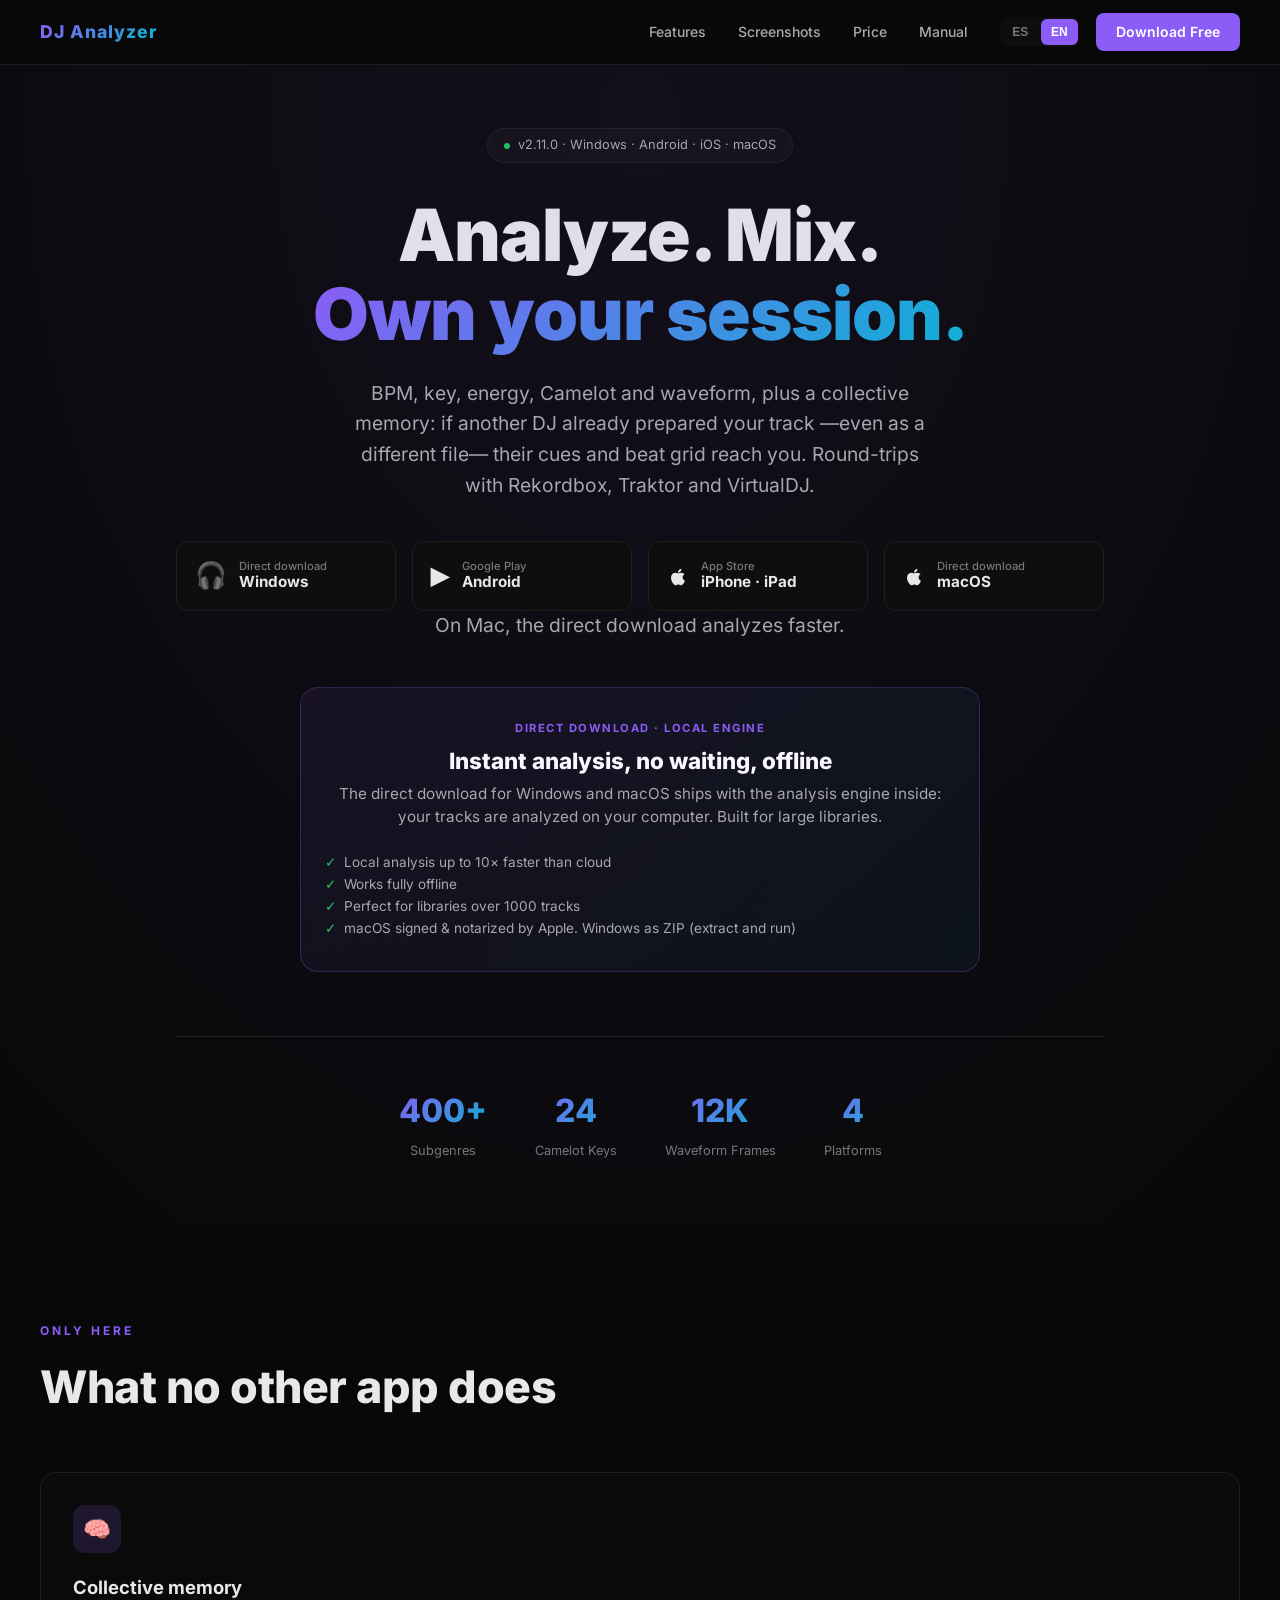
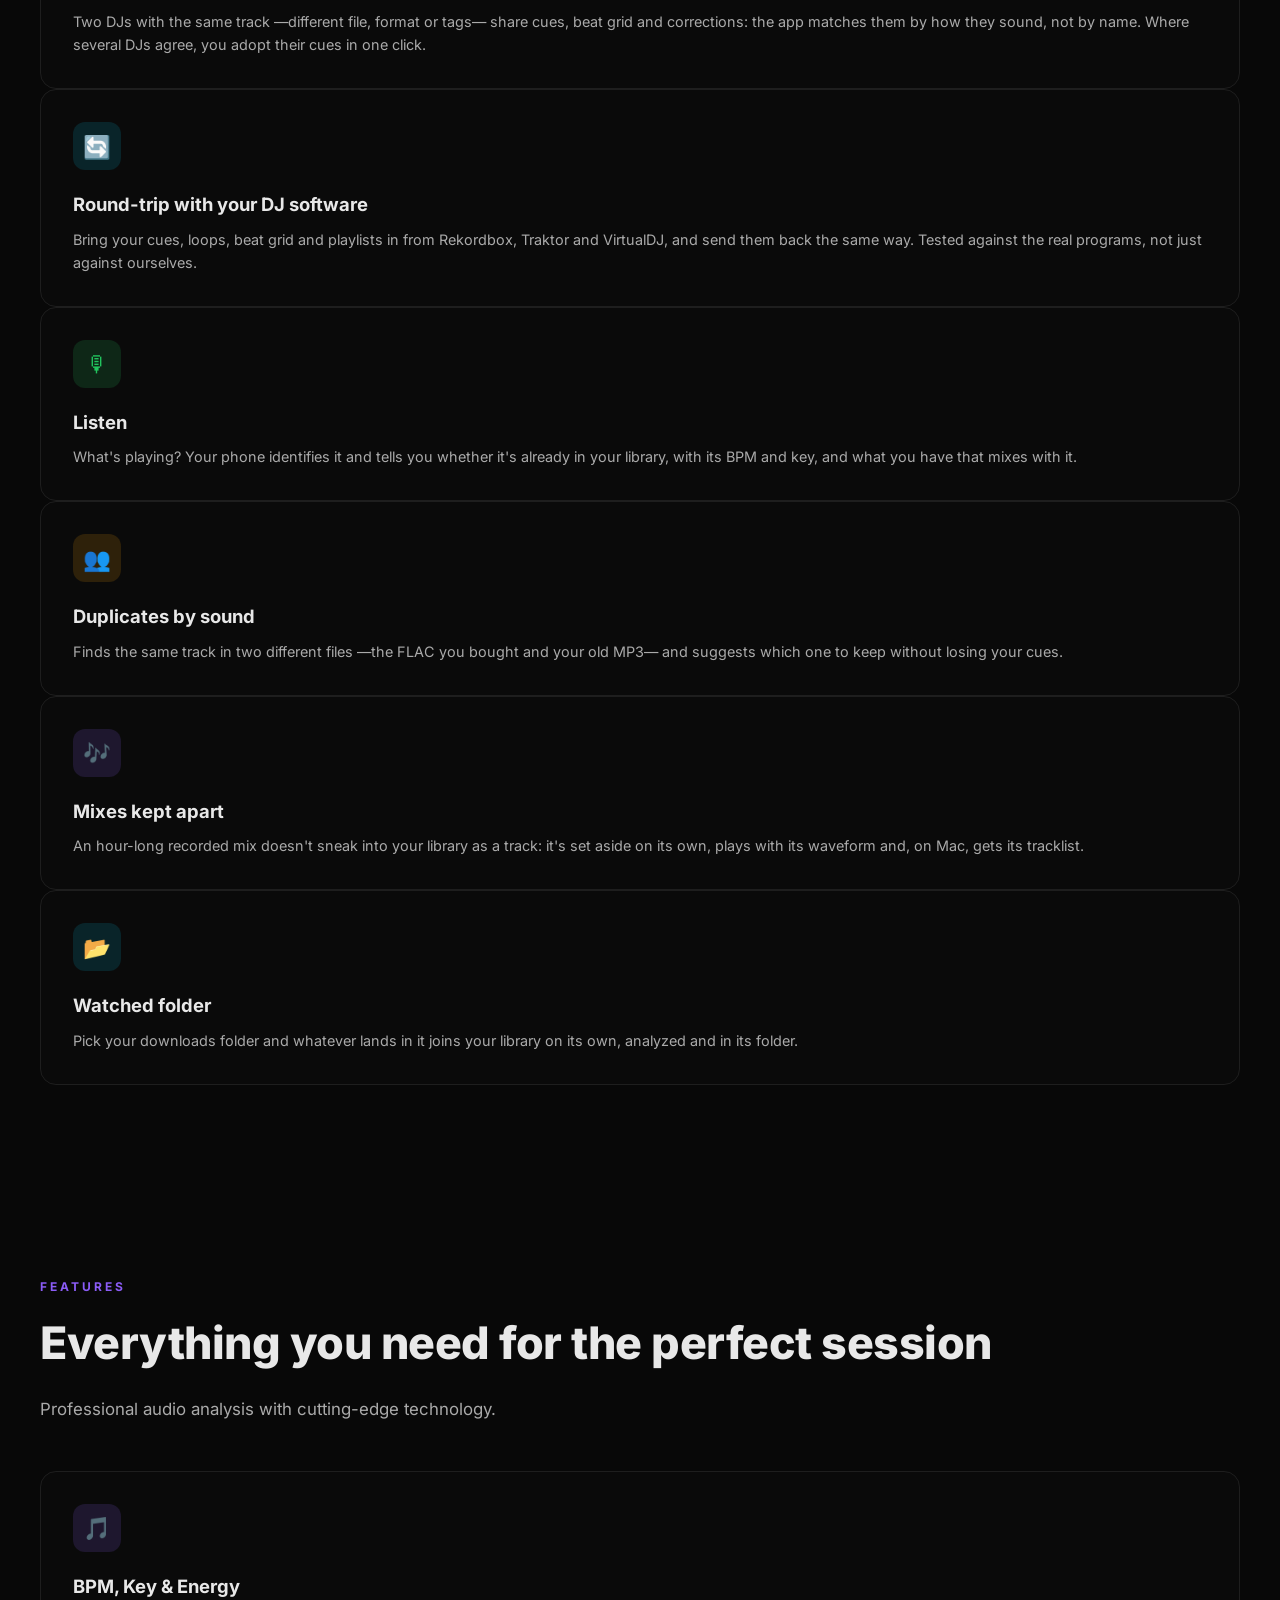
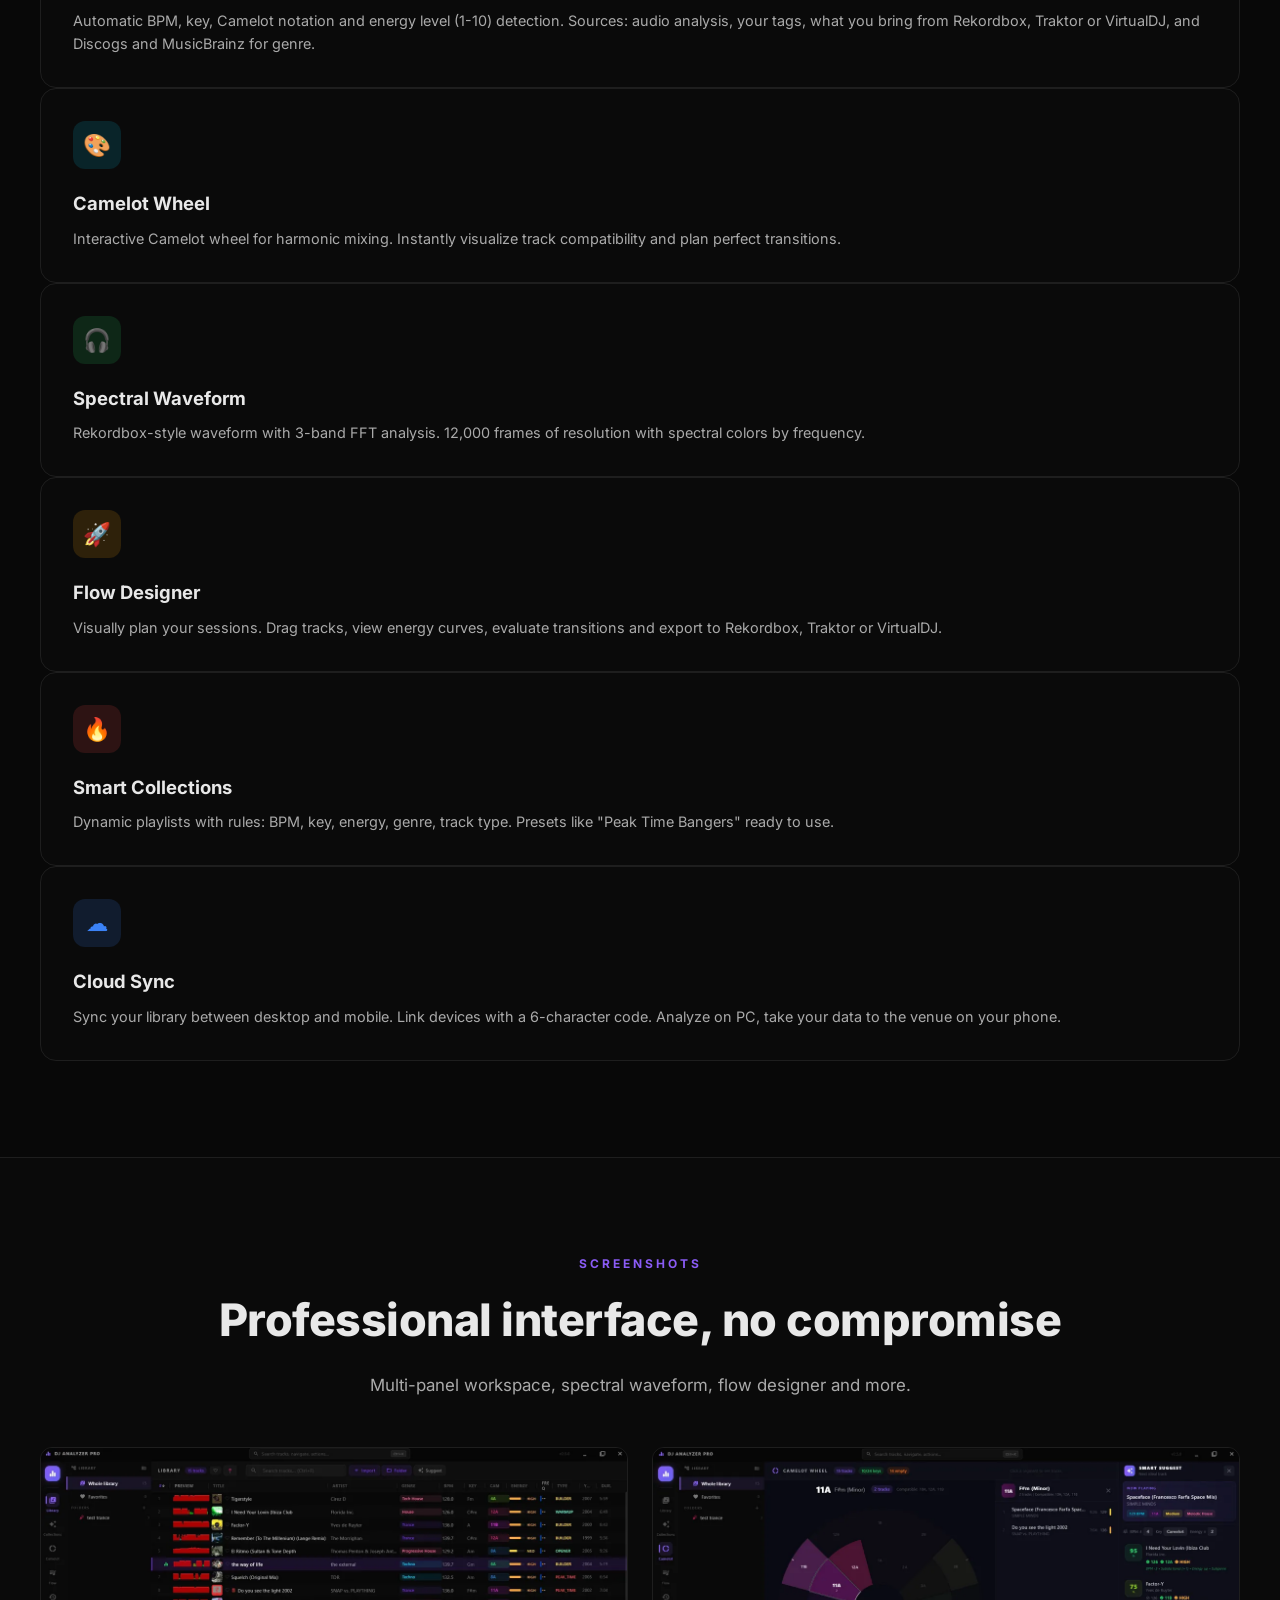
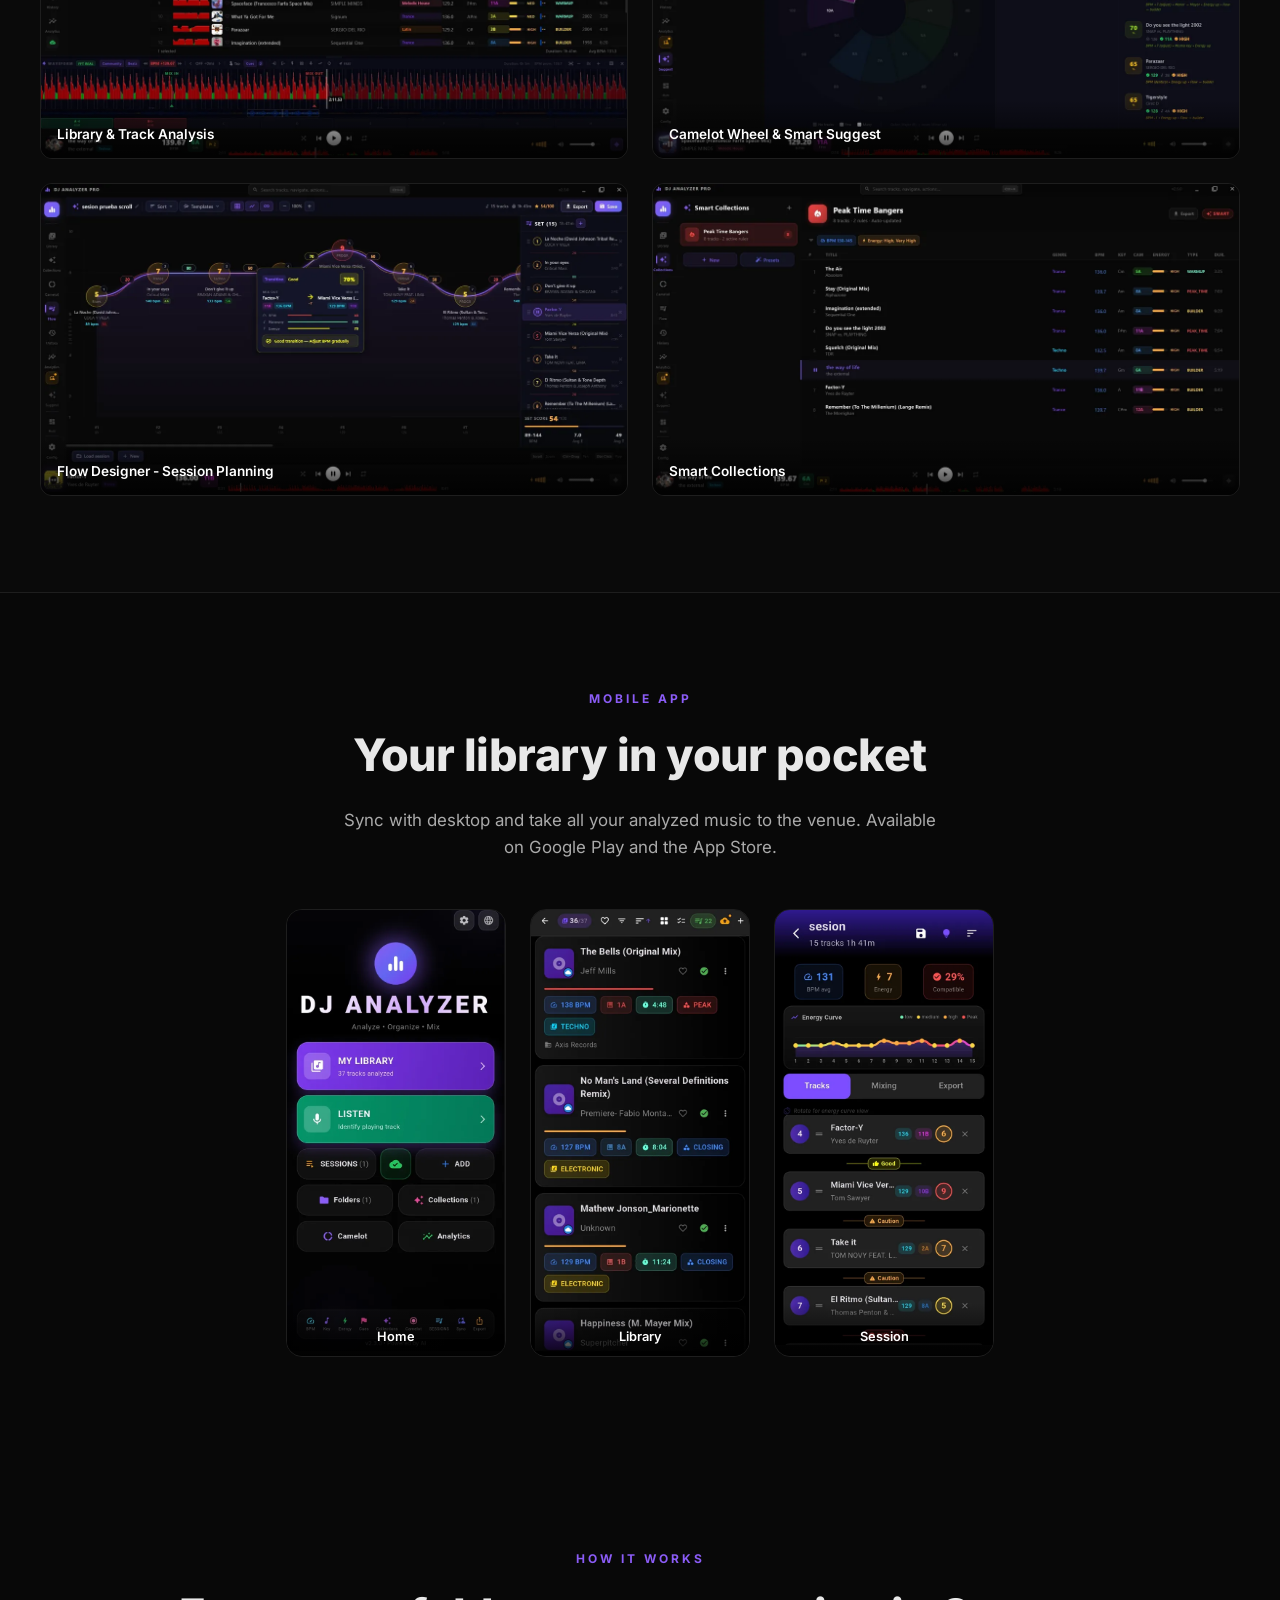
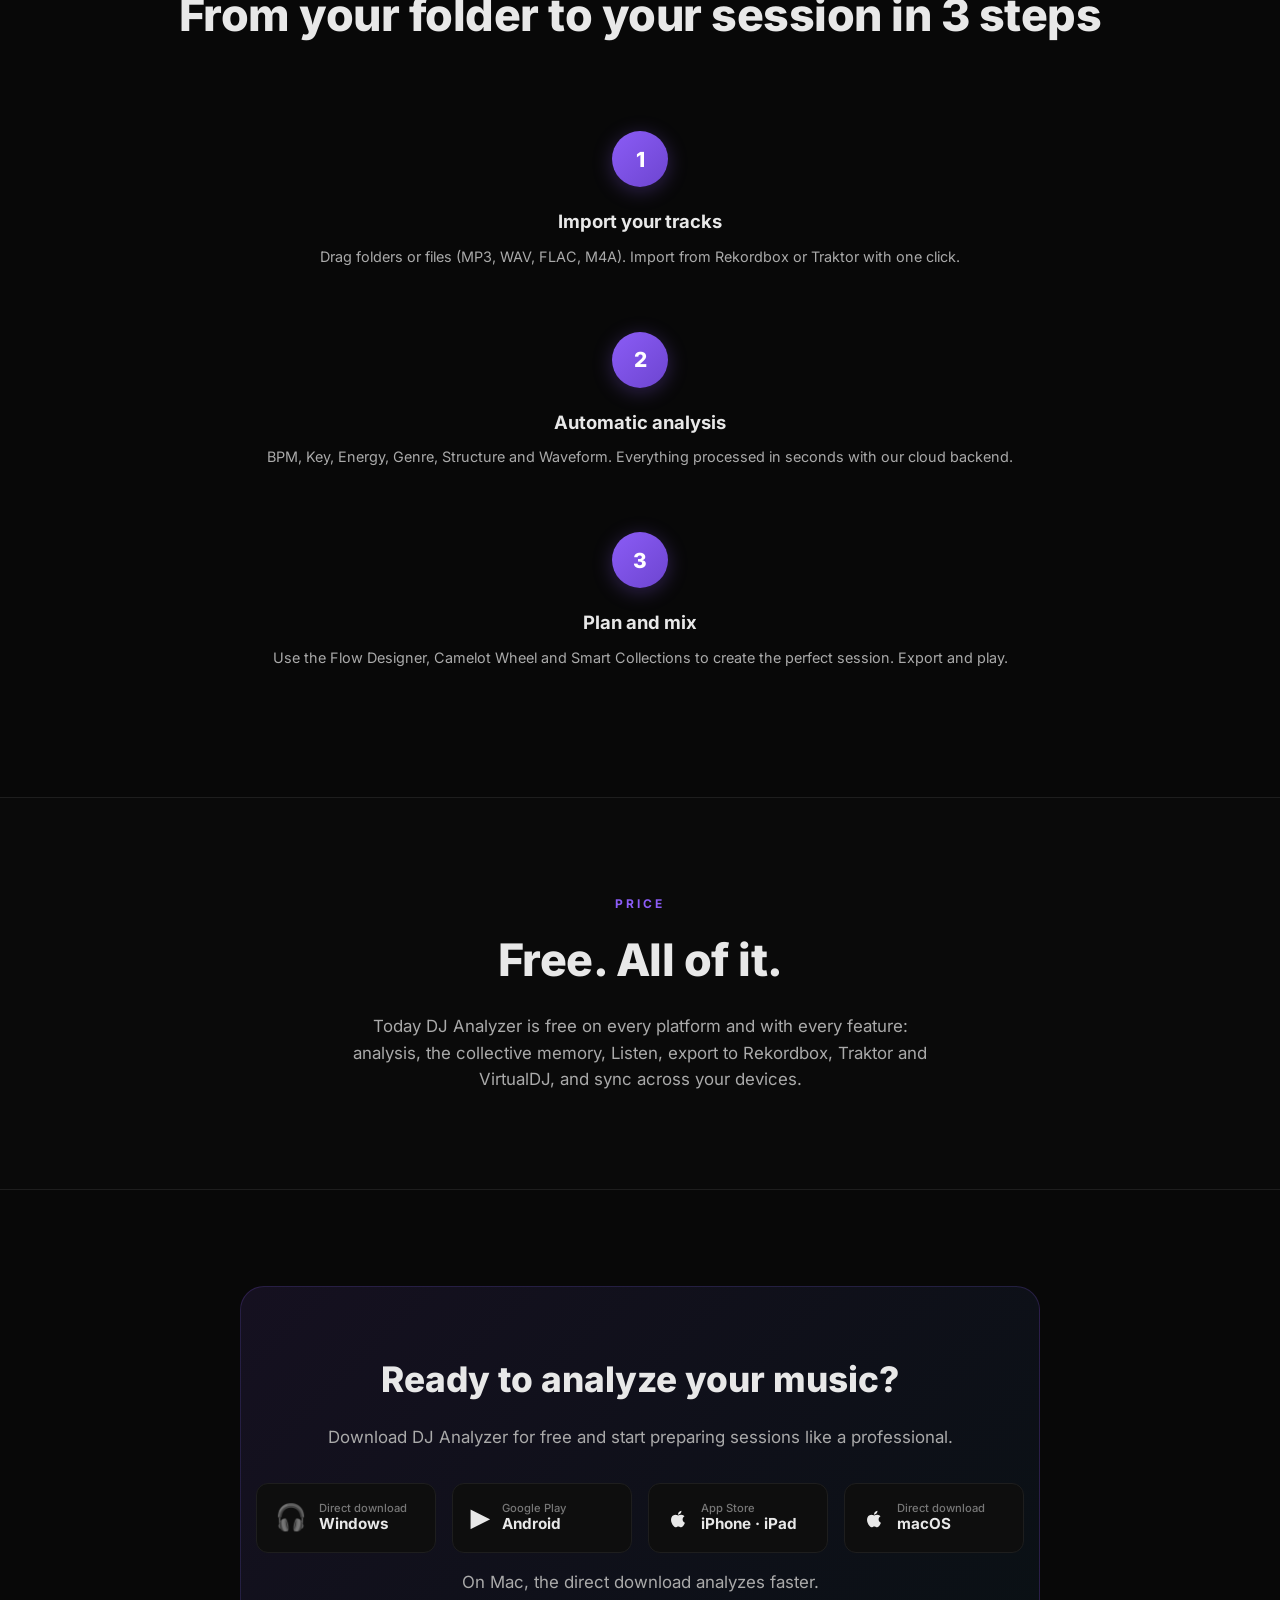
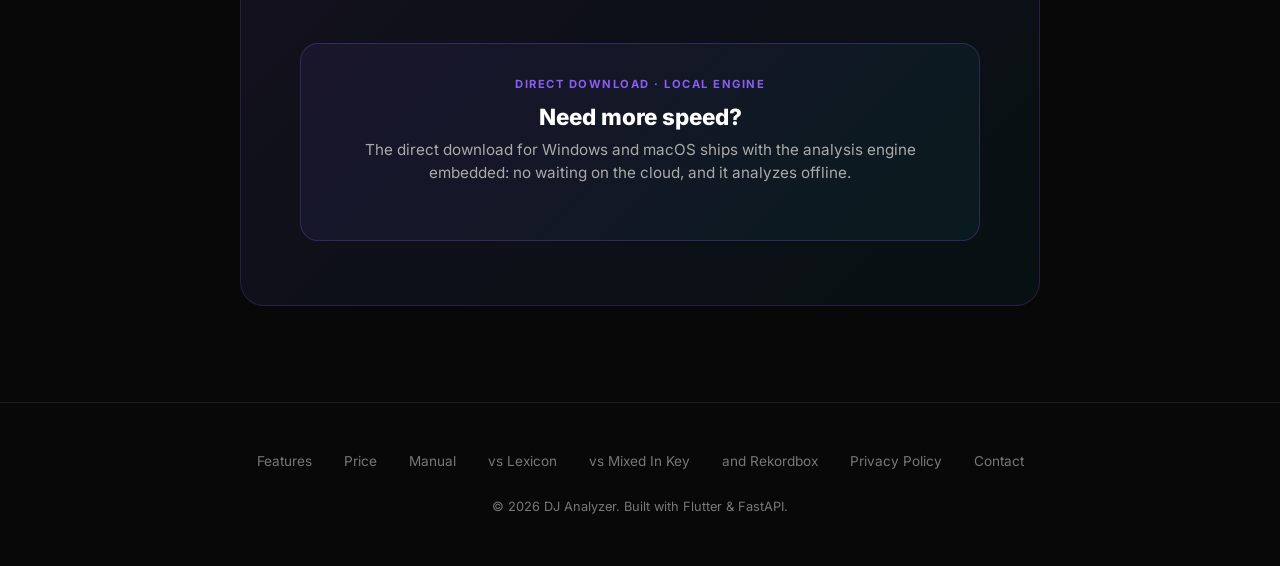
<file: index.html>
<!DOCTYPE html>
<html lang="es">
<head>
<meta charset="UTF-8">
<meta name="viewport" content="width=device-width, initial-scale=1.0">
<meta name="theme-color" content="#080808">
<title>DJ Analyzer — Análisis musical para DJs con memoria colectiva</title>
<meta name="description" content="BPM, tonalidad, energía y Camelot, y una memoria colectiva: los cues y la rejilla de otros DJs con tu mismo tema te llegan aunque sea otro fichero. Ida y vuelta con Rekordbox, Traktor y VirtualDJ. Windows, macOS, iOS y Android.">
<link rel="canonical" href="https://www.djanalyzerpro.com/">
<link rel="alternate" hreflang="es" href="https://www.djanalyzerpro.com/">
<link rel="alternate" hreflang="en" href="https://www.djanalyzerpro.com/en/">
<link rel="alternate" hreflang="x-default" href="https://www.djanalyzerpro.com/">
<link rel="icon" type="image/png" href="favicon.png">

<!-- Open Graph / Twitter -->
<meta property="og:title" content="DJ Analyzer — Análisis musical para DJs con memoria colectiva">
<meta property="og:description" content="BPM, tonalidad, energía y Camelot, y los cues y la rejilla de otros DJs con tu mismo tema. Ida y vuelta con Rekordbox, Traktor y VirtualDJ.">
<meta property="og:type" content="website">
<meta property="og:url" content="https://www.djanalyzerpro.com/">
<meta property="og:image" content="https://www.djanalyzerpro.com/img/library.jpg">
<meta property="og:image:width" content="1200">
<meta property="og:image:height" content="630">
<meta property="og:locale" content="es_ES">
<meta property="og:locale:alternate" content="en_US">
<meta name="twitter:card" content="summary_large_image">
<meta name="twitter:title" content="DJ Analyzer">
<meta name="twitter:description" content="BPM, tonalidad, energía y Camelot, y los cues y la rejilla de otros DJs con tu mismo tema.">
<meta name="twitter:image" content="https://www.djanalyzerpro.com/img/library.jpg">

<!-- Schema.org -->
<script type="application/ld+json">
{
  "@context": "https://schema.org",
  "@type": "SoftwareApplication",
  "name": "DJ Analyzer",
  "operatingSystem": "Windows, Android, iOS, macOS",
  "applicationCategory": "MultimediaApplication",
  "softwareVersion": "2.11.0",
  "offers": {
    "@type": "Offer",
    "price": "0",
    "priceCurrency": "EUR"
  },
  "url": "https://www.djanalyzerpro.com/",
  "description": "Professional DJ music analysis app: BPM, Key, Energy, Camelot Wheel, Flow Designer, Smart Collections.",
  "publisher": {
    "@type": "Organization",
    "name": "DJ Analyzer",
    "email": "djanalyzerpro@gmail.com"
  }
}
</script>

<link rel="preload" href="/fonts/inter-latin-wght-normal.woff2" as="font" type="font/woff2" crossorigin>
<style>@font-face{font-family:'Inter';font-style:normal;font-weight:100 900;font-display:swap;src:url(/fonts/inter-latin-wght-normal.woff2) format('woff2')}</style>
<style>
*,*::before,*::after{box-sizing:border-box;margin:0;padding:0}
:root{
  --bg:#080808;--bg2:#0A0A0A;--bg3:#0E0E0E;--bg4:#141414;
  --purple:#8B5CF6;--purple-dim:#6D45D0;--purple-light:#A78BFA;
  --cyan:#06B6D4;--green:#22C55E;--amber:#F59E0B;--red:#EF4444;
  --text:#E8E8E8;--text2:#AAAAAA;--text3:#777777;
  --border:#1E1E1E;
}
html{scroll-behavior:smooth}
body{font-family:'Inter',system-ui,sans-serif;background:var(--bg);color:var(--text);line-height:1.6;overflow-x:hidden}
a{color:var(--purple-light);text-decoration:none}
a:hover{color:var(--purple)}

/* LANG TOGGLE */
.lang-toggle{display:flex;gap:2px;background:var(--bg3);border-radius:8px;padding:2px;margin-left:1rem}
.lang-btn{padding:.35rem .65rem;border-radius:6px;font-size:.75rem;font-weight:600;cursor:pointer;border:none;background:transparent;color:var(--text3);transition:all .2s}
.lang-btn.active{background:var(--purple);color:#fff}
[data-lang="en"]{display:none !important}
body.en [data-lang="en"]{display:revert !important}
body.en [data-lang="es"]{display:none !important}

/* NAV */
nav{position:fixed;top:0;width:100%;background:rgba(8,8,8,.85);backdrop-filter:blur(20px);border-bottom:1px solid var(--border);z-index:100;padding:0 2rem}
.nav-inner{max-width:1200px;margin:0 auto;display:flex;align-items:center;justify-content:space-between;height:64px}
.nav-logo{font-size:1.1rem;font-weight:800;letter-spacing:1px}
.nav-logo span{background:linear-gradient(135deg,var(--purple),var(--cyan));-webkit-background-clip:text;-webkit-text-fill-color:transparent}
.nav-right{display:flex;align-items:center;gap:1rem}
.nav-links{display:flex;gap:2rem;list-style:none}
.nav-links a{color:var(--text2);font-size:.875rem;font-weight:500;transition:color .2s}
.nav-links a:hover{color:var(--text)}
.nav-cta{background:var(--purple);color:#fff;padding:.5rem 1.25rem;border-radius:8px;font-size:.875rem;font-weight:600;transition:all .2s}
.nav-cta:hover{background:var(--purple-light);color:#fff;transform:translateY(-1px)}

/* HERO */
.hero{min-height:100vh;display:flex;align-items:center;justify-content:center;text-align:center;padding:8rem 2rem 4rem;position:relative;overflow:hidden}
.hero::before{content:'';position:absolute;top:-50%;left:-50%;width:200%;height:200%;background:radial-gradient(ellipse at 50% 30%,rgba(139,92,246,.08) 0%,transparent 60%);pointer-events:none}
.hero-badge{display:inline-flex;align-items:center;gap:.5rem;background:var(--bg3);border:1px solid var(--border);border-radius:100px;padding:.4rem 1rem;font-size:.8rem;color:var(--text2);margin-bottom:2rem}
.hero-badge .dot{width:6px;height:6px;background:var(--green);border-radius:50%;animation:pulse 2s infinite}
@keyframes pulse{0%,100%{opacity:1}50%{opacity:.4}}
.hero h1{font-size:clamp(2.5rem,6vw,4.5rem);font-weight:900;line-height:1.1;margin-bottom:1.5rem;letter-spacing:-1px}
.hero h1 .gradient{background:linear-gradient(135deg,var(--purple),var(--cyan));-webkit-background-clip:text;-webkit-text-fill-color:transparent}
.hero p{font-size:1.2rem;color:var(--text2);max-width:600px;margin:0 auto 2.5rem}
.hero-buttons{display:flex;gap:1rem;justify-content:center;flex-wrap:wrap}
.btn{padding:.85rem 2rem;border-radius:12px;font-size:1rem;font-weight:600;border:none;cursor:pointer;transition:all .25s;display:inline-flex;align-items:center;gap:.5rem}
.btn-primary{background:linear-gradient(135deg,var(--purple),var(--purple-dim));color:#fff;box-shadow:0 4px 24px rgba(139,92,246,.3)}
.btn-primary:hover{transform:translateY(-2px);box-shadow:0 8px 32px rgba(139,92,246,.4);color:#fff}
.btn-secondary{background:var(--bg3);color:var(--text);border:1px solid var(--border)}
.btn-secondary:hover{border-color:var(--purple);background:var(--bg4);color:#fff;transform:translateY(-2px)}

/* STORE BADGES */
.store-grid{display:grid;grid-template-columns:repeat(2,minmax(200px,240px));gap:1rem;justify-content:center;margin-top:2rem}
@media(min-width:900px){.store-grid{grid-template-columns:repeat(4,minmax(180px,220px))}}
/* En un teléfono los dos botones por fila no caben con 200 px de mínimo:
   la página tenía scroll horizontal (W2, 2026-11-13). */
@media(max-width:480px){.store-grid{grid-template-columns:repeat(2,minmax(0,1fr))}.hero{padding-left:16px;padding-right:16px}.store-btn{min-width:0}}
.store-btn{display:flex;align-items:center;gap:.75rem;padding:.85rem 1.1rem;border-radius:12px;background:var(--bg3);border:1px solid var(--border);color:var(--text);text-align:left;transition:all .25s;position:relative}
.store-btn:hover{border-color:var(--purple);background:var(--bg4);transform:translateY(-2px);box-shadow:0 8px 24px rgba(139,92,246,.15);color:#fff}
.store-btn .store-icon{font-size:1.6rem;flex-shrink:0}
.store-btn .store-text{display:flex;flex-direction:column;line-height:1.2}
.store-btn .store-line1{font-size:.7rem;color:var(--text3);font-weight:500}
.store-btn .store-line2{font-size:.95rem;font-weight:700}
.store-btn.disabled{opacity:.55;cursor:not-allowed;pointer-events:none}
.store-note{max-width:620px;margin:1.1rem auto 0;font-size:.82rem;line-height:1.5;color:var(--text2);text-align:center}
.store-note a{color:var(--text2);text-decoration:underline;text-underline-offset:2px}
.store-note strong{color:var(--text)}
.store-btn.disabled .badge-soon{position:absolute;top:-8px;right:8px;background:var(--amber);color:#000;font-size:.6rem;font-weight:700;padding:.15rem .5rem;border-radius:100px;letter-spacing:.5px}
/* --- PRO EDITION (motor local Win/Mac DMG) --- */
.pro-section{margin-top:3rem;padding:2rem 1.5rem;border-radius:18px;background:linear-gradient(135deg,rgba(139,92,246,.08),rgba(34,211,238,.05));border:1px solid rgba(139,92,246,.25);max-width:680px;margin-left:auto;margin-right:auto}
.pro-section .pro-label{display:inline-flex;align-items:center;gap:.4rem;font-size:.7rem;font-weight:700;color:var(--purple);letter-spacing:1.5px;text-transform:uppercase;margin-bottom:.6rem}
.pro-section .pro-label::before{content:"";width:5px;height:5px;background:var(--purple);border-radius:50%}
.pro-section .pro-title{font-size:1.4rem;font-weight:800;color:#fff;margin-bottom:.5rem;line-height:1.2}
.pro-section .pro-sub{color:var(--text2);font-size:.95rem;margin-bottom:1.5rem;line-height:1.5}
.pro-section .pro-grid{display:grid;grid-template-columns:1fr;gap:.75rem}
@media(min-width:600px){.pro-section .pro-grid{grid-template-columns:1fr 1fr}}
.pro-section .pro-features{margin-top:1.25rem;display:flex;flex-direction:column;gap:.45rem}
.pro-section .pro-feat{font-size:.85rem;color:var(--text2);display:flex;align-items:center;gap:.5rem}
.pro-section .pro-feat::before{content:"\2713";color:var(--green);font-weight:700}
.hero-stats{display:flex;gap:3rem;justify-content:center;margin-top:4rem;padding-top:3rem;border-top:1px solid var(--border)}
.hero-stat{text-align:center}
.hero-stat .num{font-size:2rem;font-weight:800;background:linear-gradient(135deg,var(--purple),var(--cyan));-webkit-background-clip:text;-webkit-text-fill-color:transparent}
.hero-stat .label{font-size:.8rem;color:var(--text3);margin-top:.25rem}

/* SECTIONS */
section{padding:6rem 2rem}
.container{max-width:1200px;margin:0 auto}
.section-label{font-size:.75rem;font-weight:700;text-transform:uppercase;letter-spacing:3px;color:var(--purple);margin-bottom:.75rem}
.section-title{font-size:clamp(1.8rem,4vw,2.8rem);font-weight:800;margin-bottom:1rem;letter-spacing:-.5px}
.section-desc{color:var(--text2);font-size:1.05rem;max-width:600px}

/* FEATURES */
.features-grid{display:grid;grid-template-columns:repeat(auto-fit,minmax(340px,1fr));gap:1.5rem;margin-top:3rem}
.feature-card{background:var(--bg2);border:1px solid var(--border);border-radius:16px;padding:2rem;transition:all .3s;position:relative;overflow:hidden}
.feature-card:hover{border-color:var(--purple);transform:translateY(-4px);box-shadow:0 12px 40px rgba(139,92,246,.1)}
.feature-card::after{content:'';position:absolute;top:0;left:0;right:0;height:2px;background:linear-gradient(90deg,var(--purple),var(--cyan));opacity:0;transition:opacity .3s}
.feature-card:hover::after{opacity:1}
.feature-icon{width:48px;height:48px;border-radius:12px;display:flex;align-items:center;justify-content:center;font-size:1.4rem;margin-bottom:1.25rem}
.feature-card h3{font-size:1.15rem;font-weight:700;margin-bottom:.5rem}
.feature-card p{color:var(--text2);font-size:.9rem;line-height:1.6}
.fi-purple{background:rgba(139,92,246,.15);color:var(--purple)}
.fi-cyan{background:rgba(6,182,212,.15);color:var(--cyan)}
.fi-green{background:rgba(34,197,94,.15);color:var(--green)}
.fi-amber{background:rgba(245,158,11,.15);color:var(--amber)}
.fi-red{background:rgba(239,68,68,.15);color:var(--red)}
.fi-blue{background:rgba(59,130,246,.15);color:#3B82F6}

/* SCREENSHOTS */
.screenshots-section{background:var(--bg2);border-top:1px solid var(--border);border-bottom:1px solid var(--border)}
.screenshots-grid{display:grid;grid-template-columns:repeat(2,1fr);gap:1.5rem;margin-top:3rem}
.screenshot-item{border-radius:12px;overflow:hidden;border:1px solid var(--border);transition:all .3s;position:relative}
.screenshot-item:hover{border-color:var(--purple);transform:scale(1.02);box-shadow:0 12px 40px rgba(139,92,246,.15)}
.screenshot-item img{width:100%;height:auto;display:block}
picture{display:block}
.screenshot-label{position:absolute;bottom:0;left:0;right:0;background:linear-gradient(transparent,rgba(0,0,0,.85));padding:1.5rem 1rem .75rem;font-size:.85rem;font-weight:600;color:#fff}

/* MOBILE SHOWCASE */
.mobile-grid{display:flex;gap:1.5rem;margin-top:3rem;justify-content:center;flex-wrap:wrap}
.mobile-item{width:220px;border-radius:16px;overflow:hidden;border:1px solid var(--border);transition:all .3s;position:relative}
.mobile-item:hover{border-color:var(--purple);transform:scale(1.03);box-shadow:0 12px 40px rgba(139,92,246,.15)}
.mobile-item img{width:100%;height:auto;display:block}
.mobile-label{position:absolute;bottom:0;left:0;right:0;background:linear-gradient(transparent,rgba(0,0,0,.85));padding:1.5rem .75rem .5rem;font-size:.8rem;font-weight:600;color:#fff;text-align:center}

/* HOW IT WORKS */
.steps{display:grid;grid-template-columns:repeat(auto-fit,minmax(280px,1fr));gap:2rem;margin-top:3rem}
.step{text-align:center;padding:2rem}
.step-num{width:56px;height:56px;border-radius:50%;background:linear-gradient(135deg,var(--purple),var(--purple-dim));color:#fff;font-size:1.3rem;font-weight:800;display:flex;align-items:center;justify-content:center;margin:0 auto 1.25rem;box-shadow:0 4px 20px rgba(139,92,246,.3)}
.step h3{font-size:1.15rem;font-weight:700;margin-bottom:.5rem}
.step p{color:var(--text2);font-size:.9rem}

.check{color:var(--green);font-weight:700}

/* CTA */
.cta-section{text-align:center}
.cta-box{background:linear-gradient(135deg,rgba(139,92,246,.1),rgba(6,182,212,.05));border:1px solid rgba(139,92,246,.2);border-radius:24px;padding:4rem 2rem;max-width:800px;margin:0 auto}
.cta-box h2{font-size:clamp(1.5rem,3vw,2.2rem);font-weight:800;margin-bottom:1rem}
.cta-box p{color:var(--text2);margin-bottom:2rem;font-size:1.05rem}

/* FOOTER */
footer{border-top:1px solid var(--border);padding:3rem 2rem;text-align:center}
.footer-inner{max-width:1200px;margin:0 auto}
.footer-links{display:flex;gap:2rem;justify-content:center;margin-bottom:1.5rem;flex-wrap:wrap}
.footer-links a{color:var(--text3);font-size:.85rem;transition:color .2s}
.footer-links a:hover{color:var(--text)}
.footer-copy{color:var(--text3);font-size:.8rem}

/* RESPONSIVE */
@media(max-width:768px){
  .nav-links{display:none}
  .hero-stats{flex-direction:column;gap:1.5rem}
  .features-grid{grid-template-columns:1fr}
  .screenshots-grid{grid-template-columns:1fr}
  .hero h1{font-size:2.2rem}
  section{padding:4rem 1.25rem}
}
</style>
</head>
<body>

<!-- NAV -->
<nav>
  <div class="nav-inner">
    <div class="nav-logo"><span>DJ Analyzer</span></div>
    <div class="nav-right">
      <ul class="nav-links">
        <li><a href="#features" data-lang="es">Funciones</a><a href="#features" data-lang="en">Features</a></li>
        <li><a href="#screenshots" data-lang="es">Capturas</a><a href="#screenshots" data-lang="en">Screenshots</a></li>
        <li><a href="#pricing" data-lang="es">Precio</a><a href="#pricing" data-lang="en">Price</a></li>
        <li><a href="manual.html">Manual</a></li>
      </ul>
      <div class="lang-toggle" role="group" aria-label="Idioma / Language">
        <button class="lang-btn active" onclick="setLang('es')" aria-label="Español" lang="es">ES</button>
        <button class="lang-btn" onclick="setLang('en')" aria-label="English" lang="en">EN</button>
      </div>
      <a href="#download" class="nav-cta" data-lang="es">Descargar Gratis</a>
      <a href="#download" class="nav-cta" data-lang="en">Download Free</a>
    </div>
  </div>
</nav>

<!-- HERO -->
<section class="hero" id="home">
  <div class="container">
    <div class="hero-badge"><span class="dot"></span> v2.11.0 · Windows · Android · iOS · macOS</div>

    <h1 data-lang="es">Analiza. Mezcla.<br><span class="gradient">Domina tu sesión.</span></h1>
    <h1 data-lang="en">Analyze. Mix.<br><span class="gradient">Own your session.</span></h1>

    <p data-lang="es">BPM, tonalidad, energía, Camelot y onda, y una memoria colectiva: si otro DJ ya preparó tu tema —aunque sea otro fichero—, sus cues y su rejilla te llegan. Va y vuelve con Rekordbox, Traktor y VirtualDJ.</p>
    <p data-lang="en">BPM, key, energy, Camelot and waveform, plus a collective memory: if another DJ already prepared your track —even as a different file— their cues and beat grid reach you. Round-trips with Rekordbox, Traktor and VirtualDJ.</p>

    <div class="store-grid">
      <a href="DJAnalyzerPro-Setup.zip" class="store-btn" data-store="windows">
        <span class="store-icon">&#127911;</span>
        <span class="store-text">
          <span class="store-line1" data-lang="es">Descarga directa</span><span class="store-line1" data-lang="en">Direct download</span>
          <span class="store-line2">Windows</span>
        </span>
      </a>
      <a href="https://play.google.com/store/apps/details?id=com.djanalyzerpro.app" class="store-btn" data-store="play" target="_blank" rel="noopener">
        <span class="store-icon">&#9654;</span>
        <span class="store-text">
          <span class="store-line1">Google Play</span>
          <span class="store-line2">Android</span>
        </span>
      </a>
      <a href="https://apps.apple.com/app/id6763842357" class="store-btn" data-store="appstore_ios" target="_blank" rel="noopener">
        <span class="store-icon"><svg xmlns="http://www.w3.org/2000/svg" viewBox="0 0 24 24" width="22" height="22" fill="currentColor" style="vertical-align:middle"><path d="M17.05 20.28c-.98.95-2.05.8-3.08.35-1.09-.46-2.09-.48-3.24 0-1.44.62-2.2.44-3.06-.35C2.79 15.25 3.51 7.59 9.05 7.31c1.35.07 2.29.74 3.08.8 1.18-.24 2.31-.93 3.57-.84 1.51.12 2.65.72 3.4 1.8-3.12 1.87-2.38 5.98.48 7.13-.57 1.5-1.31 2.99-2.54 4.08zM12 7.25c-.15-2.23 1.66-4.07 3.74-4.25.29 2.58-2.34 4.5-3.74 4.25z"/></svg></span>
        <span class="store-text">
          <span class="store-line1">App Store</span>
          <span class="store-line2">iPhone · iPad</span>
        </span>
      </a>
      <a href="DJAnalyzerPro.dmg" class="store-btn" data-store="dmg">
        <span class="store-icon"><svg xmlns="http://www.w3.org/2000/svg" viewBox="0 0 24 24" width="22" height="22" fill="currentColor" style="vertical-align:middle"><path d="M17.05 20.28c-.98.95-2.05.8-3.08.35-1.09-.46-2.09-.48-3.24 0-1.44.62-2.2.44-3.06-.35C2.79 15.25 3.51 7.59 9.05 7.31c1.35.07 2.29.74 3.08.8 1.18-.24 2.31-.93 3.57-.84 1.51.12 2.65.72 3.4 1.8-3.12 1.87-2.38 5.98.48 7.13-.57 1.5-1.31 2.99-2.54 4.08zM12 7.25c-.15-2.23 1.66-4.07 3.74-4.25.29 2.58-2.34 4.5-3.74 4.25z"/></svg></span>
        <span class="store-text">
          <span class="store-line1" data-lang="es">Descarga directa</span><span class="store-line1" data-lang="en">Direct download</span>
          <span class="store-line2">macOS</span>
        </span>
      </a>
    </div>
    <!-- UNA linea, y solo el porque. Aqui habia cuatro renglones sobre el
         sandbox de Apple y la huella de sonido, en el hero, antes de que el
         usuario supiera que hace la app. Lo unico accionable es que en Mac hay
         dos sitios de donde bajarla y uno analiza mas rapido. -->
    <p class="store-note">
      <span data-lang="es">En Mac, la descarga directa analiza más rápido.</span>
      <span data-lang="en">On Mac, the direct download analyzes faster.</span>
    </p>

    <!-- MOTOR LOCAL (Windows + macOS DMG). Hasta el 2026-11-13 se llamaba «Pro
         Edition» / «Edición Pro»: el motor local depende del CANAL de descarga,
         no de la licencia (CLAUDE.md, «Motor local»), y comprar Pro no se lo
         dará a nadie del Mac App Store ni del móvil. No vuelvas a llamarlo Pro. -->
    <div class="pro-section">
      <div class="pro-label" data-lang="es">Descarga directa · Motor local</div>
      <div class="pro-label" data-lang="en">Direct download · Local engine</div>

      <div class="pro-title" data-lang="es">Análisis instantáneo, sin esperas, offline</div>
      <div class="pro-title" data-lang="en">Instant analysis, no waiting, offline</div>

      <div class="pro-sub" data-lang="es">La descarga directa de Windows y macOS lleva el motor de análisis dentro: tus temas se analizan en tu ordenador. Pensado para librerías grandes.</div>
      <div class="pro-sub" data-lang="en">The direct download for Windows and macOS ships with the analysis engine inside: your tracks are analyzed on your computer. Built for large libraries.</div>

      <!-- SIN BOTONES A PROPOSITO. Los de «Descarga directa Windows» y
           «Descarga directa macOS» de arriba apuntan a ESTOS MISMOS ficheros
           (DJAnalyzerPro-Setup.zip y DJAnalyzerPro.dmg): el EXE y el DMG YA
           llevan el motor dentro. Duplicarlos aqui con la etiqueta «· Pro»
           hacia pensar que habia dos descargas distintas y que la de arriba
           era la capada. Esta seccion EXPLICA que trae ese canal; descargarlo
           se hace arriba. -->

      <div class="pro-features" data-lang="es">
        <div class="pro-feat">Análisis local hasta 10× más rápido que la nube</div>
        <div class="pro-feat">Funciona sin conexión a Internet</div>
        <div class="pro-feat">Ideal para librerías de más de 1000 tracks</div>
        <!-- Aqui habia un cuarto bullet: «La unica que calcula la huella de
             sonido de tu biblioteca». Es FALSO y se comprobo en el backend el
             2026-09-07: `/analyze` llama a `_attach_acoustic` de forma
             incondicional sobre el fichero subido (main.py:3571), y la build
             del App Store, al no llevar motor, manda el 100 % de sus analisis
             ahi. O sea que TAMBIEN sale con huella, calculada en el servidor.
             Las dos versiones entran en la memoria colectiva.
             Lo unico que la del App Store no puede es rehacer la huella de
             tracks analizados ANTES de que existiera la funcion, porque eso
             lanza `fpcalc` como subproceso y el sandbox no le deja abrir
             ficheros. Es un hueco de legado, no una diferencia de producto, y
             no da para un bullet. Quedan tres, y los tres son ciertos. -->
        <div class="pro-feat">Mac firmado y notarizado por Apple. Windows en ZIP (extraer e instalar)</div>
      </div>
      <div class="pro-features" data-lang="en">
        <div class="pro-feat">Local analysis up to 10× faster than cloud</div>
        <div class="pro-feat">Works fully offline</div>
        <div class="pro-feat">Perfect for libraries over 1000 tracks</div>
        <!-- Ver la nota del bloque en castellano: el bullet de la huella se
             cayo porque no era cierto. Las dos builds la generan. -->
        <div class="pro-feat">macOS signed &amp; notarized by Apple. Windows as ZIP (extract and run)</div>
      </div>
    </div>

    <div class="hero-stats">
      <div class="hero-stat"><div class="num">400+</div><div class="label" data-lang="es">Subgéneros</div><div class="label" data-lang="en">Subgenres</div></div>
      <div class="hero-stat"><div class="num">24</div><div class="label">Camelot Keys</div></div>
      <div class="hero-stat"><div class="num">12K</div><div class="label">Waveform Frames</div></div>
      <div class="hero-stat"><div class="num">4</div><div class="label" data-lang="es">Plataformas</div><div class="label" data-lang="en">Platforms</div></div>
    </div>
  </div>
</section>

<!-- LO QUE NOS DISTINGUE (auditoría W2, 2026-11-13): lo que no hace
     cualquiera. Lo genérico (BPM, Camelot, onda) va en Features, debajo. -->
<section id="unique">
  <div class="container">
    <div class="section-label" data-lang="es">Solo aquí</div>
    <div class="section-label" data-lang="en">Only here</div>
    <div class="section-title" data-lang="es">Lo que no hace ninguna otra app</div>
    <div class="section-title" data-lang="en">What no other app does</div>
    <div class="features-grid" data-lang="es">
      <div class="feature-card">
        <div class="feature-icon fi-purple">&#129504;</div>
        <h3>Memoria colectiva</h3>
        <p>Dos DJs con el mismo tema —otro fichero, otro formato, otras etiquetas— comparten cues, rejilla y correcciones: la app los junta por cómo suenan, no por el nombre. Los puntos donde coinciden varios DJs los adoptas con un clic.</p>
      </div>
      <div class="feature-card">
        <div class="feature-icon fi-cyan">&#128260;</div>
        <h3>Ida y vuelta con tu programa</h3>
        <p>Importa de Rekordbox, Traktor y VirtualDJ tus cues, loops, rejilla y listas, y devuélvelos igual. Comprobado contra los programas de verdad, no contra nosotros mismos.</p>
      </div>
      <div class="feature-card">
        <div class="feature-icon fi-green">&#127897;</div>
        <h3>Escuchar</h3>
        <p>¿Qué está sonando? El móvil lo identifica y te dice si ya lo tienes en tu biblioteca, con su BPM y su tonalidad, y qué tienes tú que mezcle con él.</p>
      </div>
      <div class="feature-card">
        <div class="feature-icon fi-amber">&#128101;</div>
        <h3>Duplicados por el sonido</h3>
        <p>Encuentra el mismo tema en dos ficheros distintos —el FLAC comprado y el MP3 de siempre— y te sugiere cuál quedarte sin perder tus cues.</p>
      </div>
      <div class="feature-card">
        <div class="feature-icon fi-purple">&#127926;</div>
        <h3>Las mezclas, aparte</h3>
        <p>Una sesión grabada de una hora no se cuela en tu biblioteca como si fuera un tema: se aparta sola, suena con su onda y, en el Mac, saca su tracklist.</p>
      </div>
      <div class="feature-card">
        <div class="feature-icon fi-cyan">&#128194;</div>
        <h3>Carpeta vigilada</h3>
        <p>Elige tu carpeta de descargas y lo que caiga en ella entra solo en la biblioteca, analizado y en su carpeta.</p>
      </div>
    </div>
    <div class="features-grid" data-lang="en">
      <div class="feature-card">
        <div class="feature-icon fi-purple">&#129504;</div>
        <h3>Collective memory</h3>
        <p>Two DJs with the same track —different file, format or tags— share cues, beat grid and corrections: the app matches them by how they sound, not by name. Where several DJs agree, you adopt their cues in one click.</p>
      </div>
      <div class="feature-card">
        <div class="feature-icon fi-cyan">&#128260;</div>
        <h3>Round-trip with your DJ software</h3>
        <p>Bring your cues, loops, beat grid and playlists in from Rekordbox, Traktor and VirtualDJ, and send them back the same way. Tested against the real programs, not just against ourselves.</p>
      </div>
      <div class="feature-card">
        <div class="feature-icon fi-green">&#127897;</div>
        <h3>Listen</h3>
        <p>What's playing? Your phone identifies it and tells you whether it's already in your library, with its BPM and key, and what you have that mixes with it.</p>
      </div>
      <div class="feature-card">
        <div class="feature-icon fi-amber">&#128101;</div>
        <h3>Duplicates by sound</h3>
        <p>Finds the same track in two different files —the FLAC you bought and your old MP3— and suggests which one to keep without losing your cues.</p>
      </div>
      <div class="feature-card">
        <div class="feature-icon fi-purple">&#127926;</div>
        <h3>Mixes kept apart</h3>
        <p>An hour-long recorded mix doesn't sneak into your library as a track: it's set aside on its own, plays with its waveform and, on Mac, gets its tracklist.</p>
      </div>
      <div class="feature-card">
        <div class="feature-icon fi-cyan">&#128194;</div>
        <h3>Watched folder</h3>
        <p>Pick your downloads folder and whatever lands in it joins your library on its own, analyzed and in its folder.</p>
      </div>
    </div>
  </div>
</section>

<!-- FEATURES -->
<section id="features">
  <div class="container">
    <div class="section-label">Features</div>

    <div class="section-title" data-lang="es">Todo lo que necesitas para tu sesión perfecta</div>
    <div class="section-title" data-lang="en">Everything you need for the perfect session</div>

    <p class="section-desc" data-lang="es">Análisis profesional de audio con tecnología de última generación.</p>
    <p class="section-desc" data-lang="en">Professional audio analysis with cutting-edge technology.</p>

    <!-- ES features -->
    <div class="features-grid" data-lang="es">
      <div class="feature-card">
        <div class="feature-icon fi-purple">&#127925;</div>
        <h3>BPM, Key & Energy</h3>
        <p>Detección automática de BPM, tonalidad, notación Camelot y nivel de energía (1-10). Fuentes: el análisis del audio, tus etiquetas, lo que traes de Rekordbox, Traktor o VirtualDJ, y Discogs y MusicBrainz para el género.</p>
      </div>
      <div class="feature-card">
        <div class="feature-icon fi-cyan">&#127912;</div>
        <h3>Camelot Wheel</h3>
        <p>Rueda Camelot interactiva para mezcla armónica. Visualiza la compatibilidad de tus tracks al instante y planifica transiciones perfectas.</p>
      </div>
      <div class="feature-card">
        <div class="feature-icon fi-green">&#127911;</div>
        <h3>Spectral Waveform</h3>
        <p>Waveform estilo Rekordbox con análisis FFT de 3 bandas. 12,000 frames de resolución con colores espectrales por frecuencia.</p>
      </div>
      <div class="feature-card">
        <div class="feature-icon fi-amber">&#128640;</div>
        <h3>Flow Designer</h3>
        <p>Planifica tus sesiones visualmente. Arrastra tracks, visualiza curvas de energía, evalúa transiciones y exporta a Rekordbox, Traktor o VirtualDJ.</p>
      </div>
      <div class="feature-card">
        <div class="feature-icon fi-red">&#128293;</div>
        <h3>Smart Collections</h3>
        <p>Playlists dinámicas con reglas: BPM, key, energy, género, tipo de track. Presets como "Peak Time Bangers" listos para usar.</p>
      </div>
      <div class="feature-card">
        <div class="feature-icon fi-blue">&#9729;</div>
        <h3>Cloud Sync</h3>
        <p>Sincroniza tu biblioteca entre desktop y mobile. Vincula dispositivos con un código de 6 caracteres. Analiza en PC, lleva tus datos al venue en el móvil.</p>
      </div>
    </div>

    <!-- EN features -->
    <div class="features-grid" data-lang="en">
      <div class="feature-card">
        <div class="feature-icon fi-purple">&#127925;</div>
        <h3>BPM, Key & Energy</h3>
        <p>Automatic BPM, key, Camelot notation and energy level (1-10) detection. Sources: audio analysis, your tags, what you bring from Rekordbox, Traktor or VirtualDJ, and Discogs and MusicBrainz for genre.</p>
      </div>
      <div class="feature-card">
        <div class="feature-icon fi-cyan">&#127912;</div>
        <h3>Camelot Wheel</h3>
        <p>Interactive Camelot wheel for harmonic mixing. Instantly visualize track compatibility and plan perfect transitions.</p>
      </div>
      <div class="feature-card">
        <div class="feature-icon fi-green">&#127911;</div>
        <h3>Spectral Waveform</h3>
        <p>Rekordbox-style waveform with 3-band FFT analysis. 12,000 frames of resolution with spectral colors by frequency.</p>
      </div>
      <div class="feature-card">
        <div class="feature-icon fi-amber">&#128640;</div>
        <h3>Flow Designer</h3>
        <p>Visually plan your sessions. Drag tracks, view energy curves, evaluate transitions and export to Rekordbox, Traktor or VirtualDJ.</p>
      </div>
      <div class="feature-card">
        <div class="feature-icon fi-red">&#128293;</div>
        <h3>Smart Collections</h3>
        <p>Dynamic playlists with rules: BPM, key, energy, genre, track type. Presets like "Peak Time Bangers" ready to use.</p>
      </div>
      <div class="feature-card">
        <div class="feature-icon fi-blue">&#9729;</div>
        <h3>Cloud Sync</h3>
        <p>Sync your library between desktop and mobile. Link devices with a 6-character code. Analyze on PC, take your data to the venue on your phone.</p>
      </div>
    </div>
  </div>
</section>

<!-- SCREENSHOTS -->
<section class="screenshots-section" id="screenshots">
  <div class="container">
    <div style="text-align:center">
      <div class="section-label" data-lang="es">Capturas</div>
      <div class="section-label" data-lang="en">Screenshots</div>
      <div class="section-title" data-lang="es">Interfaz profesional, sin compromiso</div>
      <div class="section-title" data-lang="en">Professional interface, no compromise</div>
      <p class="section-desc" style="margin:0 auto" data-lang="es">Workspace multi-panel, waveform espectral, flow designer y más.</p>
      <p class="section-desc" style="margin:0 auto" data-lang="en">Multi-panel workspace, spectral waveform, flow designer and more.</p>
    </div>
    <div class="screenshots-grid">
      <div class="screenshot-item">
        <picture><source srcset="img/library.webp" type="image/webp"><img src="img/library.jpg" alt="Library - Track Table" width="1200" height="634" decoding="async"></picture>
        <div class="screenshot-label">Library & Track Analysis</div>
      </div>
      <div class="screenshot-item">
        <picture><source srcset="img/camelot.webp" type="image/webp"><img src="img/camelot.png" alt="Camelot Wheel & Smart Suggest" width="1200" height="632" loading="lazy" decoding="async"></picture>
        <div class="screenshot-label">Camelot Wheel & Smart Suggest</div>
      </div>
      <div class="screenshot-item">
        <picture><source srcset="img/flow.webp" type="image/webp"><img src="img/flow.jpg" alt="Flow Designer" width="1200" height="631" loading="lazy" decoding="async"></picture>
        <div class="screenshot-label">Flow Designer - Session Planning</div>
      </div>
      <div class="screenshot-item">
        <picture><source srcset="img/smart-collections.webp" type="image/webp"><img src="img/smart-collections.jpg" alt="Smart Collections" width="1200" height="636" loading="lazy" decoding="async"></picture>
        <div class="screenshot-label">Smart Collections</div>
      </div>
    </div>
  </div>
</section>

<!-- MOBILE APP -->
<section id="mobile">
  <div class="container" style="text-align:center">
    <div class="section-label">Mobile App</div>
    <div class="section-title" data-lang="es">Tu biblioteca en el bolsillo</div>
    <div class="section-title" data-lang="en">Your library in your pocket</div>
    <!-- iOS lleva publicado desde hace meses (App Store id 6763842357). Esta
         linea decia «proximamente» y estaba echando para atras a la mitad del
         parque movil sin que nadie lo viera: el usuario de iPhone leia que su
         plataforma no existia todavia y no llegaba a buscarla en la tienda. -->
    <p class="section-desc" style="margin:0 auto" data-lang="es">Sincroniza con desktop y lleva toda tu música analizada al venue. Disponible en Google Play y en la App Store.</p>
    <p class="section-desc" style="margin:0 auto" data-lang="en">Sync with desktop and take all your analyzed music to the venue. Available on Google Play and the App Store.</p>
    <div class="mobile-grid">
      <div class="mobile-item">
        <picture><source srcset="img/mobile-home.webp" type="image/webp"><img src="img/mobile-home.jpg" alt="Mobile Home Screen" width="600" height="1213" loading="lazy" decoding="async"></picture>
        <div class="mobile-label">Home</div>
      </div>
      <div class="mobile-item">
        <picture><source srcset="img/mobile-library.webp" type="image/webp"><img src="img/mobile-library.jpg" alt="Mobile Library" width="600" height="1226" loading="lazy" decoding="async"></picture>
        <div class="mobile-label">Library</div>
      </div>
      <div class="mobile-item">
        <picture><source srcset="img/mobile-session.webp" type="image/webp"><img src="img/mobile-session.jpg" alt="Mobile Session" width="600" height="1196" loading="lazy" decoding="async"></picture>
        <div class="mobile-label">Session</div>
      </div>
    </div>
  </div>
</section>

<!-- HOW IT WORKS -->
<section id="how-it-works">
  <div class="container" style="text-align:center">
    <div class="section-label" data-lang="es">Cómo funciona</div>
    <div class="section-label" data-lang="en">How It Works</div>
    <div class="section-title" data-lang="es">De tu carpeta a tu sesión en 3 pasos</div>
    <div class="section-title" data-lang="en">From your folder to your session in 3 steps</div>

    <!-- ES steps -->
    <div class="steps" data-lang="es">
      <div class="step">
        <div class="step-num">1</div>
        <h3>Importa tus tracks</h3>
        <p>Arrastra carpetas o archivos (MP3, WAV, FLAC, M4A). Importa desde Rekordbox o Traktor con un click.</p>
      </div>
      <div class="step">
        <div class="step-num">2</div>
        <h3>Análisis automático</h3>
        <p>BPM, Key, Energy, Genre, Structure y Waveform. Todo procesado en segundos con nuestro backend cloud.</p>
      </div>
      <div class="step">
        <div class="step-num">3</div>
        <h3>Planifica y mezcla</h3>
        <p>Usa el Flow Designer, Camelot Wheel y Smart Collections para crear la sesión perfecta. Exporta y pincha.</p>
      </div>
    </div>

    <!-- EN steps -->
    <div class="steps" data-lang="en">
      <div class="step">
        <div class="step-num">1</div>
        <h3>Import your tracks</h3>
        <p>Drag folders or files (MP3, WAV, FLAC, M4A). Import from Rekordbox or Traktor with one click.</p>
      </div>
      <div class="step">
        <div class="step-num">2</div>
        <h3>Automatic analysis</h3>
        <p>BPM, Key, Energy, Genre, Structure and Waveform. Everything processed in seconds with our cloud backend.</p>
      </div>
      <div class="step">
        <div class="step-num">3</div>
        <h3>Plan and mix</h3>
        <p>Use the Flow Designer, Camelot Wheel and Smart Collections to create the perfect session. Export and play.</p>
      </div>
    </div>
  </div>
</section>

<!-- PRECIO (W1, 2026-11-13): hubo una tabla «Free / Pro 4,99 €/mes» con un
     reparto por funciones que nadie había decidido (PAYWALL.md dice otra
     cosa). Hasta que el precio exista, solo esto: hoy es gratis entera. -->
<section id="pricing" style="background:var(--bg2);border-top:1px solid var(--border);border-bottom:1px solid var(--border)">
  <div class="container" style="text-align:center">
    <div class="section-label" data-lang="es">Precio</div>
    <div class="section-label" data-lang="en">Price</div>
    <div class="section-title" data-lang="es">Gratis. Entera.</div>
    <div class="section-title" data-lang="en">Free. All of it.</div>
    <p class="section-desc" style="margin:0 auto" data-lang="es">Hoy DJ Analyzer es gratis en todas sus plataformas y con todas sus funciones: analizar, la memoria colectiva, Escuchar, exportar a Rekordbox, Traktor y VirtualDJ y sincronizar entre tus aparatos.</p>
    <p class="section-desc" style="margin:0 auto" data-lang="en">Today DJ Analyzer is free on every platform and with every feature: analysis, the collective memory, Listen, export to Rekordbox, Traktor and VirtualDJ, and sync across your devices.</p>
  </div>
</section>

<!-- CTA -->
<section class="cta-section" id="download">
  <div class="container">
    <div class="cta-box">
      <h2 data-lang="es">¿Listo para analizar tu música?</h2>
      <h2 data-lang="en">Ready to analyze your music?</h2>
      <p data-lang="es">Descarga DJ Analyzer gratis y empieza a preparar sesiones como un profesional.</p>
      <p data-lang="en">Download DJ Analyzer for free and start preparing sessions like a professional.</p>
      <div class="store-grid">
        <a href="DJAnalyzerPro-Setup.zip" class="store-btn" data-store="windows">
          <span class="store-icon">&#127911;</span>
          <span class="store-text">
            <span class="store-line1" data-lang="es">Descarga directa</span><span class="store-line1" data-lang="en">Direct download</span>
            <span class="store-line2">Windows</span>
          </span>
        </a>
        <a href="https://play.google.com/store/apps/details?id=com.djanalyzerpro.app" class="store-btn" data-store="play" target="_blank" rel="noopener">
          <span class="store-icon">&#9654;</span>
          <span class="store-text">
            <span class="store-line1">Google Play</span>
            <span class="store-line2">Android</span>
          </span>
        </a>
        <a href="https://apps.apple.com/app/id6763842357" class="store-btn" data-store="appstore_ios" target="_blank" rel="noopener">
          <span class="store-icon"><svg xmlns="http://www.w3.org/2000/svg" viewBox="0 0 24 24" width="22" height="22" fill="currentColor" style="vertical-align:middle"><path d="M17.05 20.28c-.98.95-2.05.8-3.08.35-1.09-.46-2.09-.48-3.24 0-1.44.62-2.2.44-3.06-.35C2.79 15.25 3.51 7.59 9.05 7.31c1.35.07 2.29.74 3.08.8 1.18-.24 2.31-.93 3.57-.84 1.51.12 2.65.72 3.4 1.8-3.12 1.87-2.38 5.98.48 7.13-.57 1.5-1.31 2.99-2.54 4.08zM12 7.25c-.15-2.23 1.66-4.07 3.74-4.25.29 2.58-2.34 4.5-3.74 4.25z"/></svg></span>
          <span class="store-text">
            <span class="store-line1">App Store</span>
            <span class="store-line2">iPhone · iPad</span>
          </span>
        </a>
        <a href="DJAnalyzerPro.dmg" class="store-btn" data-store="dmg">
          <span class="store-icon"><svg xmlns="http://www.w3.org/2000/svg" viewBox="0 0 24 24" width="22" height="22" fill="currentColor" style="vertical-align:middle"><path d="M17.05 20.28c-.98.95-2.05.8-3.08.35-1.09-.46-2.09-.48-3.24 0-1.44.62-2.2.44-3.06-.35C2.79 15.25 3.51 7.59 9.05 7.31c1.35.07 2.29.74 3.08.8 1.18-.24 2.31-.93 3.57-.84 1.51.12 2.65.72 3.4 1.8-3.12 1.87-2.38 5.98.48 7.13-.57 1.5-1.31 2.99-2.54 4.08zM12 7.25c-.15-2.23 1.66-4.07 3.74-4.25.29 2.58-2.34 4.5-3.74 4.25z"/></svg></span>
          <span class="store-text">
            <span class="store-line1" data-lang="es">Descarga directa</span><span class="store-line1" data-lang="en">Direct download</span>
            <span class="store-line2">macOS</span>
          </span>
        </a>
      </div>
      <p class="store-note">
        <span data-lang="es">En Mac, la descarga directa analiza más rápido.</span>
        <span data-lang="en">On Mac, the direct download analyzes faster.</span>
      </p>

      <!-- MOTOR LOCAL en CTA inferior: misma seccion que en el hero -->
      <div class="pro-section">
        <div class="pro-label" data-lang="es">Descarga directa · Motor local</div>
        <div class="pro-label" data-lang="en">Direct download · Local engine</div>

        <div class="pro-title" data-lang="es">¿Necesitas más velocidad?</div>
        <div class="pro-title" data-lang="en">Need more speed?</div>

        <div class="pro-sub" data-lang="es">La descarga directa de Windows y macOS lleva el motor de análisis integrado: no esperas a la nube y analiza sin conexión.</div>
        <div class="pro-sub" data-lang="en">The direct download for Windows and macOS ships with the analysis engine embedded: no waiting on the cloud, and it analyzes offline.</div>

        <!-- Sin botones, igual que en el hero: los de arriba de esta misma
             seccion ya descargan el EXE y el DMG, que SON los que llevan
             motor. Ver la nota del hero. -->
      </div>
    </div>
  </div>
</section>

<!-- FOOTER -->
<footer>
  <div class="footer-inner">
    <div class="footer-links">
      <a href="#features">Features</a>
      <a href="#pricing" data-lang="es">Precio</a><a href="#pricing" data-lang="en">Price</a>
      <a href="manual.html">Manual</a>
      <a href="vs-lexicon.html">vs Lexicon</a>
      <a href="vs-mixed-in-key.html">vs Mixed In Key</a>
      <a href="vs-rekordbox.html" data-lang="es">y Rekordbox</a><a href="vs-rekordbox.html?lang=en" data-lang="en">and Rekordbox</a>
      <a href="privacy.html">Privacy Policy</a>
      <a href="mailto:djanalyzerpro@gmail.com">Contact</a>
    </div>
    <div class="footer-copy">&copy; 2026 DJ Analyzer. Built with Flutter & FastAPI.</div>
  </div>
</footer>

<script>
// Cada idioma es su página (`/` y `/en/`, auditoría W2, 2026-11-13): antes
// los dos iban en el mismo HTML y Google solo veía el español (y, al
// renderizar con el navegador en inglés, el inglés bajo la URL española).
// `en/index.html` lo genera `Analyzer/scripts/build_web_en.py`: no lo edites
// a mano.
const PAGE_LANG = document.documentElement.lang;
function setLang(lang) {
  try { localStorage.setItem('lang', lang); } catch (e) {}
  if (lang !== PAGE_LANG) location.href = lang === 'en' ? '/en/' : '/';
}
(function () {
  if (PAGE_LANG !== 'es') return;
  const destino = '/en/' + location.hash;
  // Los enlaces de antes (`?lang=en`).
  if (new URLSearchParams(location.search).get('lang') === 'en') {
    location.replace(destino);
    return;
  }
  let saved = null;
  try { saved = localStorage.getItem('lang'); } catch (e) {}
  if (saved === 'en') { location.replace(destino); return; }
  // Un navegador en inglés sin preferencia guardada va a la inglesa, pero
  // nunca un buscador: indexaría la española como si no existiera.
  const bot = /bot|crawl|spider|slurp|lighthouse/i.test(navigator.userAgent);
  if (!saved && !bot && (navigator.language || 'es').slice(0, 2) === 'en') {
    location.replace(destino);
  }
})();
</script>

<script>
// ============================================================================
// MEDICION DEL EMBUDO WEB (visita -> descarga).
// ============================================================================
// Hasta ahora el embudo del producto empezaba en `app_opened`: TODO lo anterior
// (visita a la web -> clic en descargar -> instalacion) era invisible. Con la
// adquisicion como cuello de botella, ese tramo es justo el que hay que ver.
//
// Se manda al PROPIO backend (/client-event, el mismo pipe que usa la app), NO
// a Google Analytics ni a ningun tercero. Consecuencias buenas de eso:
//   - Sin cookies, sin identificadores, sin fingerprinting, sin PII.
//   - Nada sale de la infraestructura propia -> sin transferencias a terceros
//     que declarar.
//   - Los datos caen en la misma tabla `events` y se leen con /admin/funnel.
//
// Solo se cuentan AGREGADOS: cuantas visitas y cuantos clics por tienda. No se
// puede reconstruir quien hizo que (no se manda device_id).
//
// Fire-and-forget y defensivo: si el backend esta caido o el navegador bloquea
// la peticion, la web funciona igual. Nunca bloquea ni rompe nada.
//
// OJO al interpretar: esto cuenta VISITAS DE NAVEGADOR, bots incluidos. Sirve
// para tendencia y para la razon visita->clic, no como censo exacto.
(function () {
  var API = 'https://dj-analyzer-api.onrender.com/client-event';

  function track(name, props) {
    try {
      var body = JSON.stringify({
        event_name: name,
        props: props || null,
        platform: 'web'
      });
      // sendBeacon sobrevive a la navegacion (clave al pulsar un enlace que
      // se lleva al usuario a otra pagina); fetch como respaldo.
      if (navigator.sendBeacon) {
        navigator.sendBeacon(API, new Blob([body], {type: 'application/json'}));
      } else {
        fetch(API, {
          method: 'POST',
          headers: {'Content-Type': 'application/json'},
          body: body,
          keepalive: true
        }).catch(function () {});
      }
    } catch (e) { /* la medicion jamas debe romper la web */ }
  }

  track('web_visit');

  // Que tienda/fichero eligio. Deducido del href, sin tocar el HTML de cada
  // boton (hay 20) para no ensuciar el marcado.
  function storeOf(a) {
    // `data-store` primero: el App Store de iOS y el Mac App Store comparten
    // URL (mismo id de app), asi que deducir por href los mete en el mismo
    // cubo — y entonces no se puede saber si el empujon al DMG funciona.
    var marcado = a && a.getAttribute && a.getAttribute('data-store');
    if (marcado) return marcado;
    var href = a && a.getAttribute ? a.getAttribute('href') : a;
    if (!href) return 'unknown';
    if (href.indexOf('play.google.com') !== -1) return 'play';
    if (href.indexOf('apps.apple.com') !== -1) return 'appstore';
    if (href.indexOf('.dmg') !== -1) return 'dmg';
    if (href.indexOf('.exe') !== -1 || href.indexOf('Setup') !== -1) return 'windows';
    return 'other';
  }

  document.addEventListener('click', function (ev) {
    var a = ev.target && ev.target.closest ? ev.target.closest('a') : null;
    if (!a) return;
    // Cuentan los botones Y cualquier enlace con `data-store`: el del Mac App
    // Store vive en la nota bajo la rejilla, no es un `.store-btn`, y es
    // EXACTAMENTE el numero que hay que comparar contra el del DMG.
    var esDescarga = (a.className && a.className.indexOf('store-btn') !== -1) ||
                     (a.getAttribute && a.getAttribute('data-store'));
    if (!esDescarga) return;
    track('web_download_click', {store: storeOf(a)});
  }, true);
})();
</script>

</body>
</html>
</file>
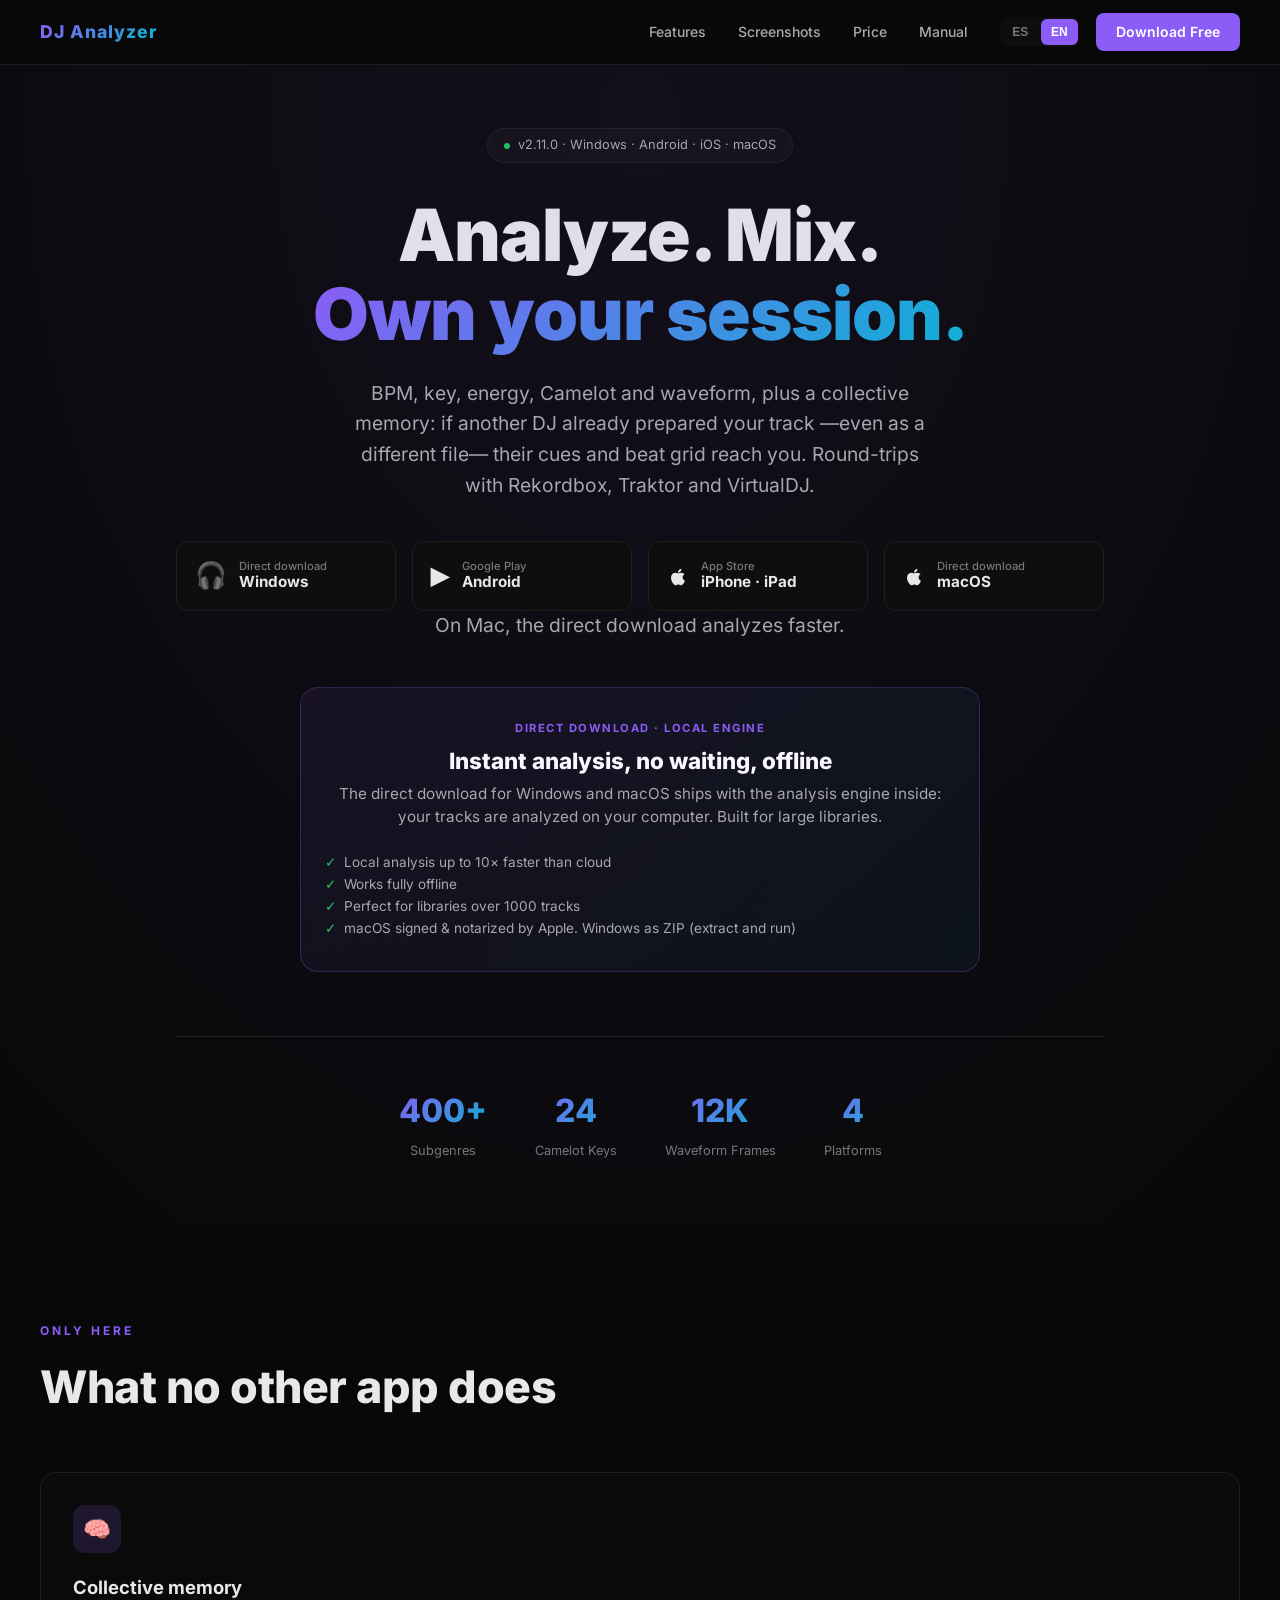
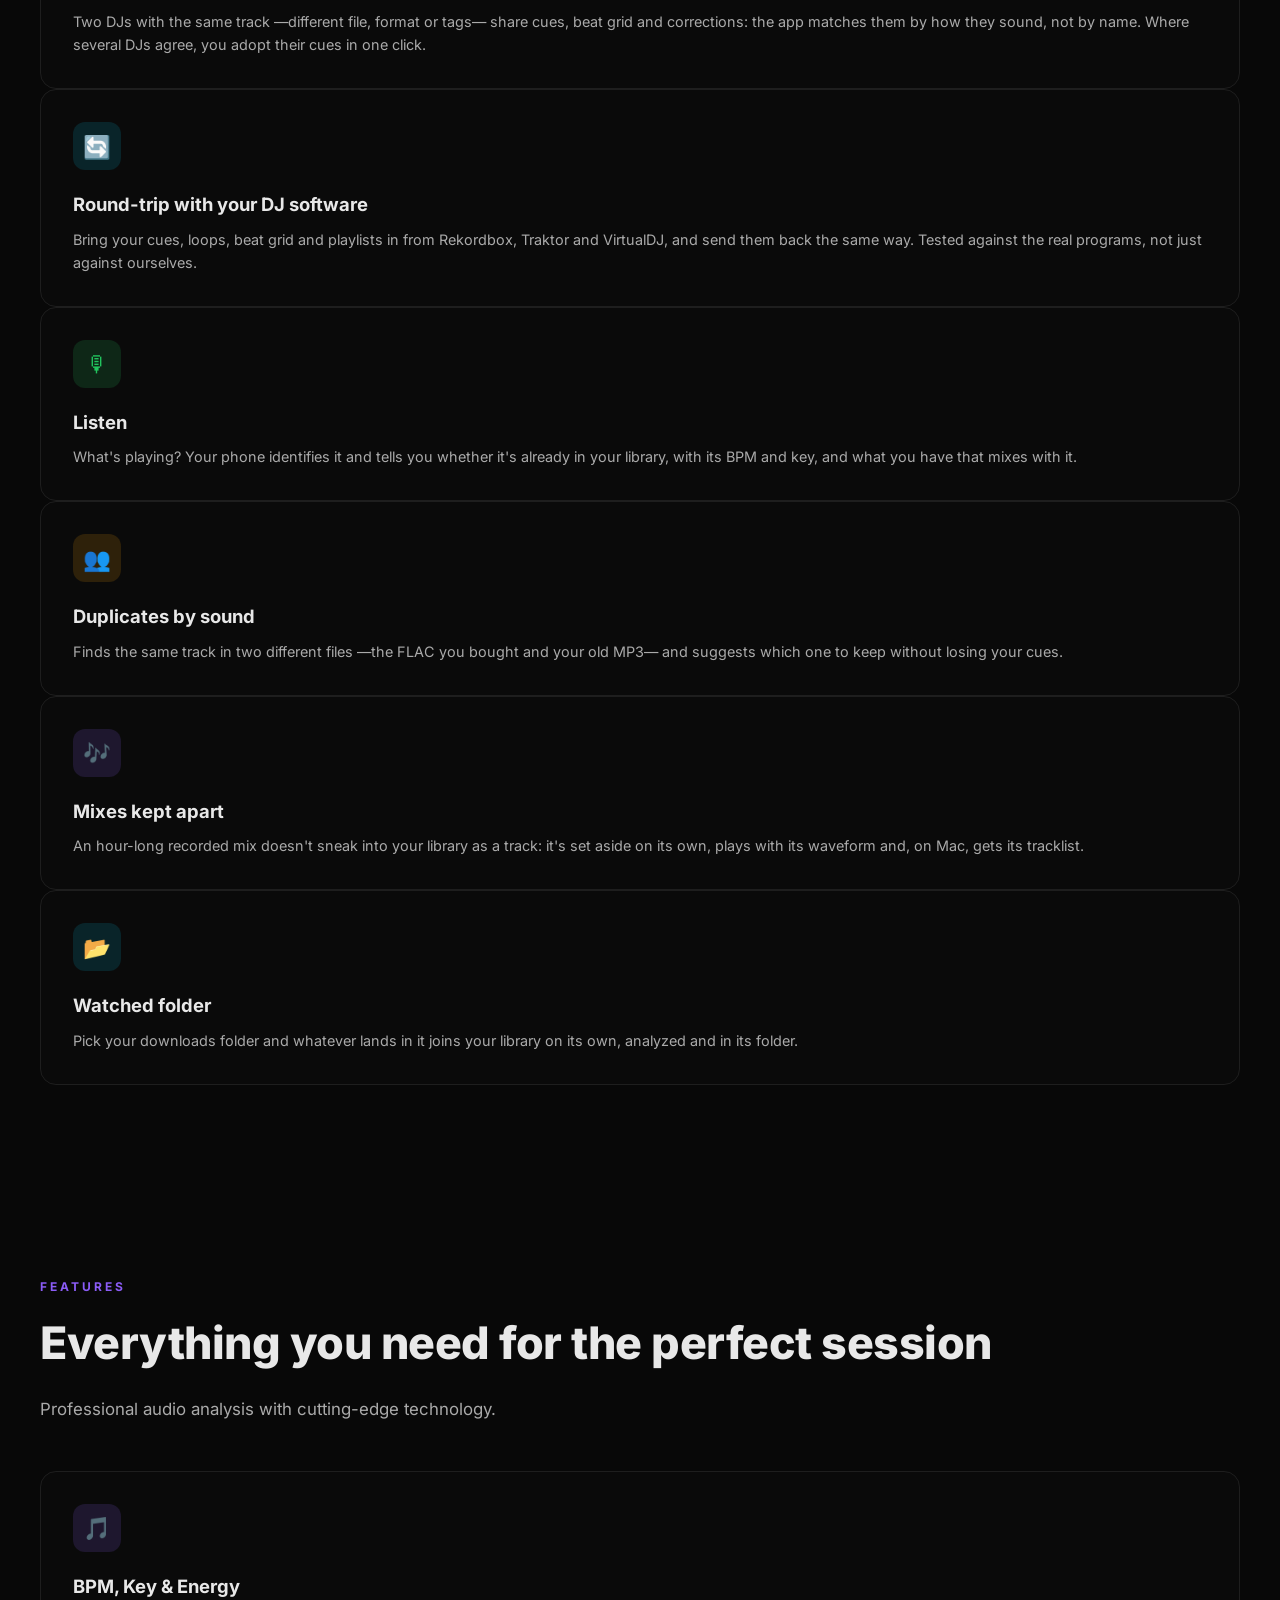
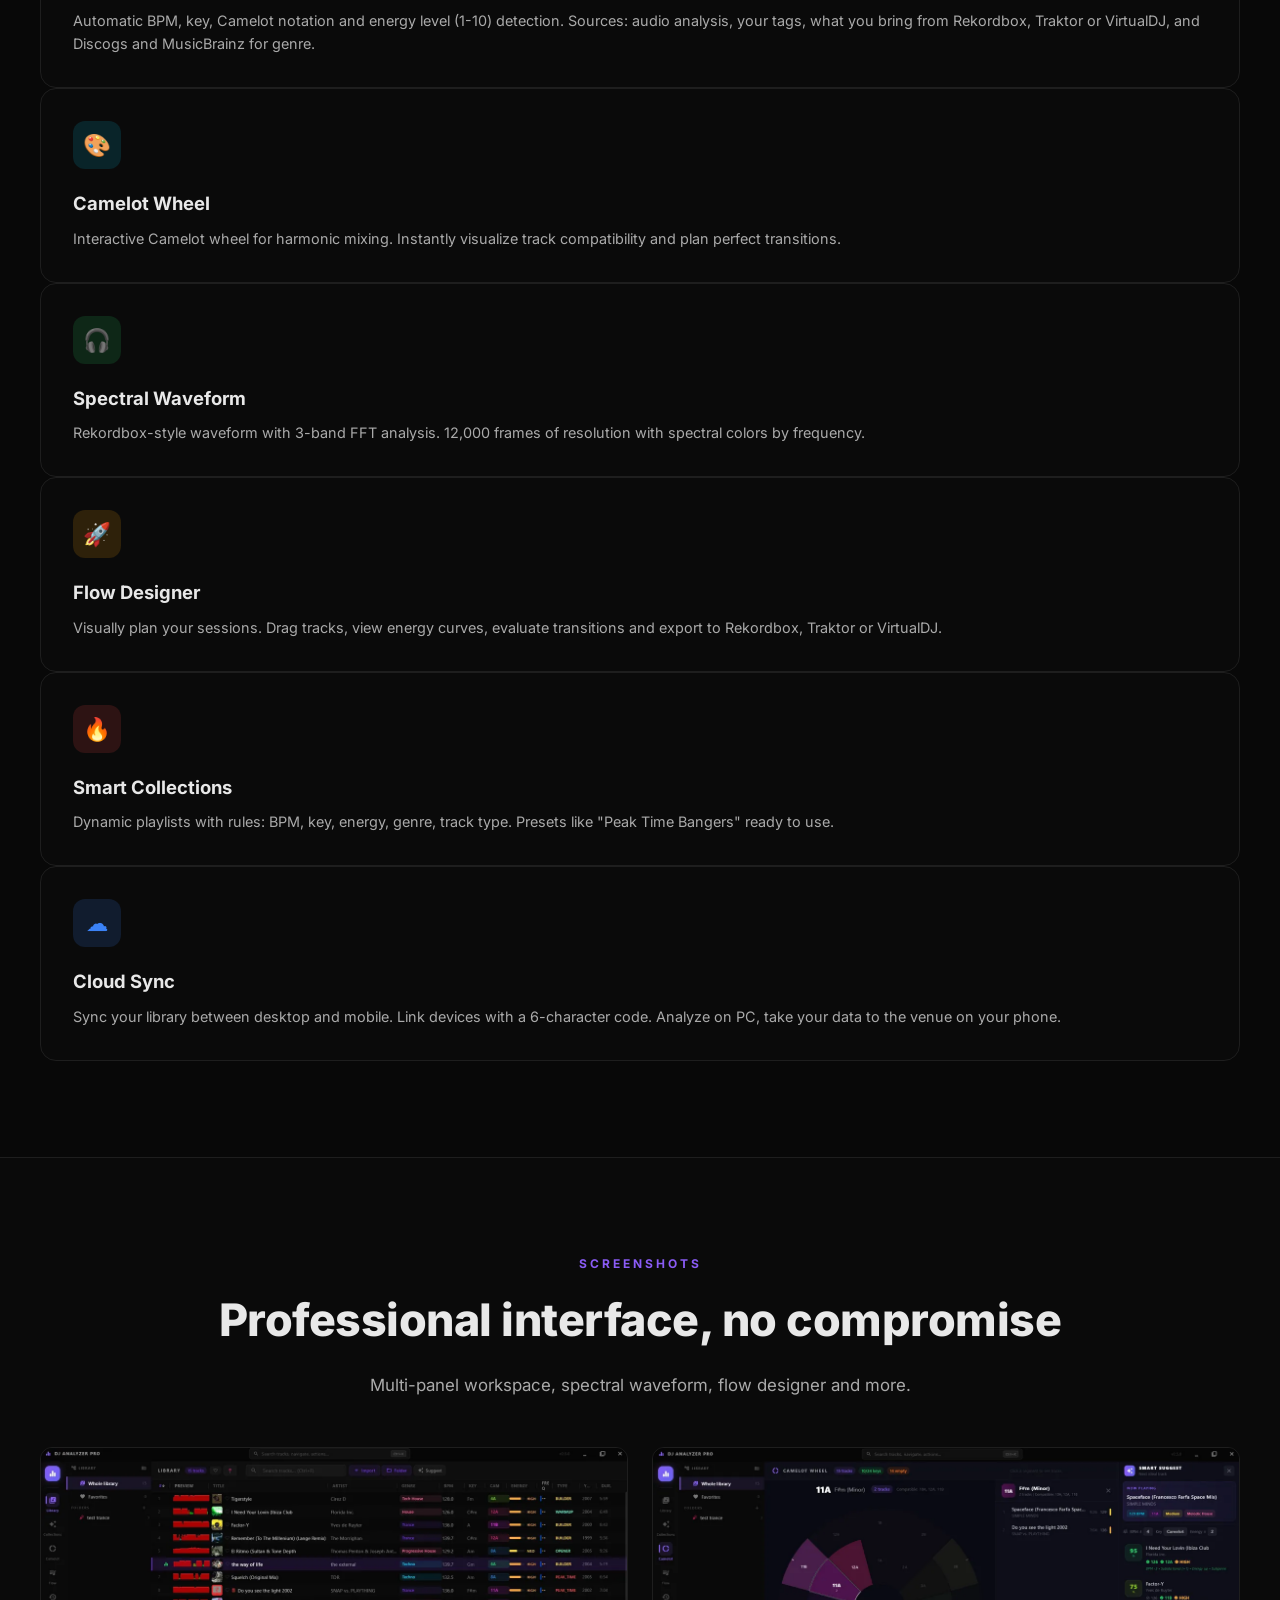
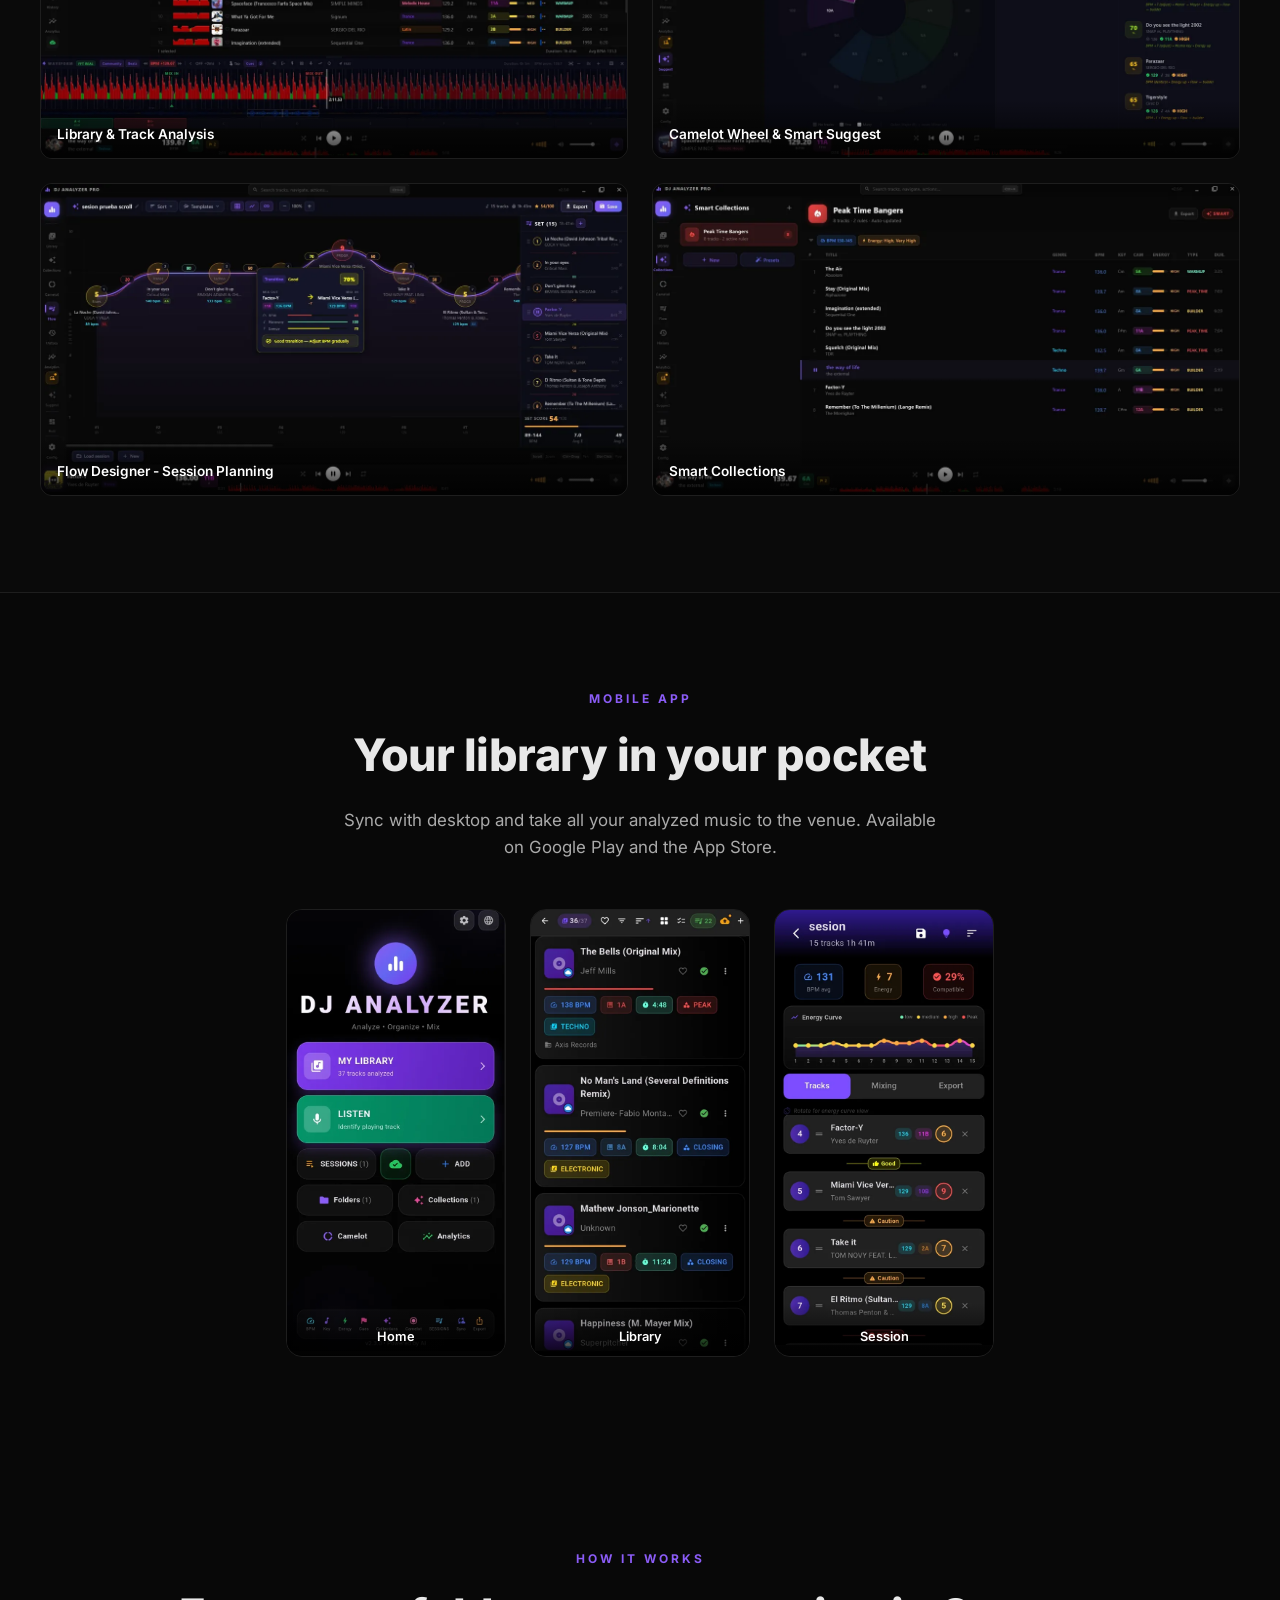
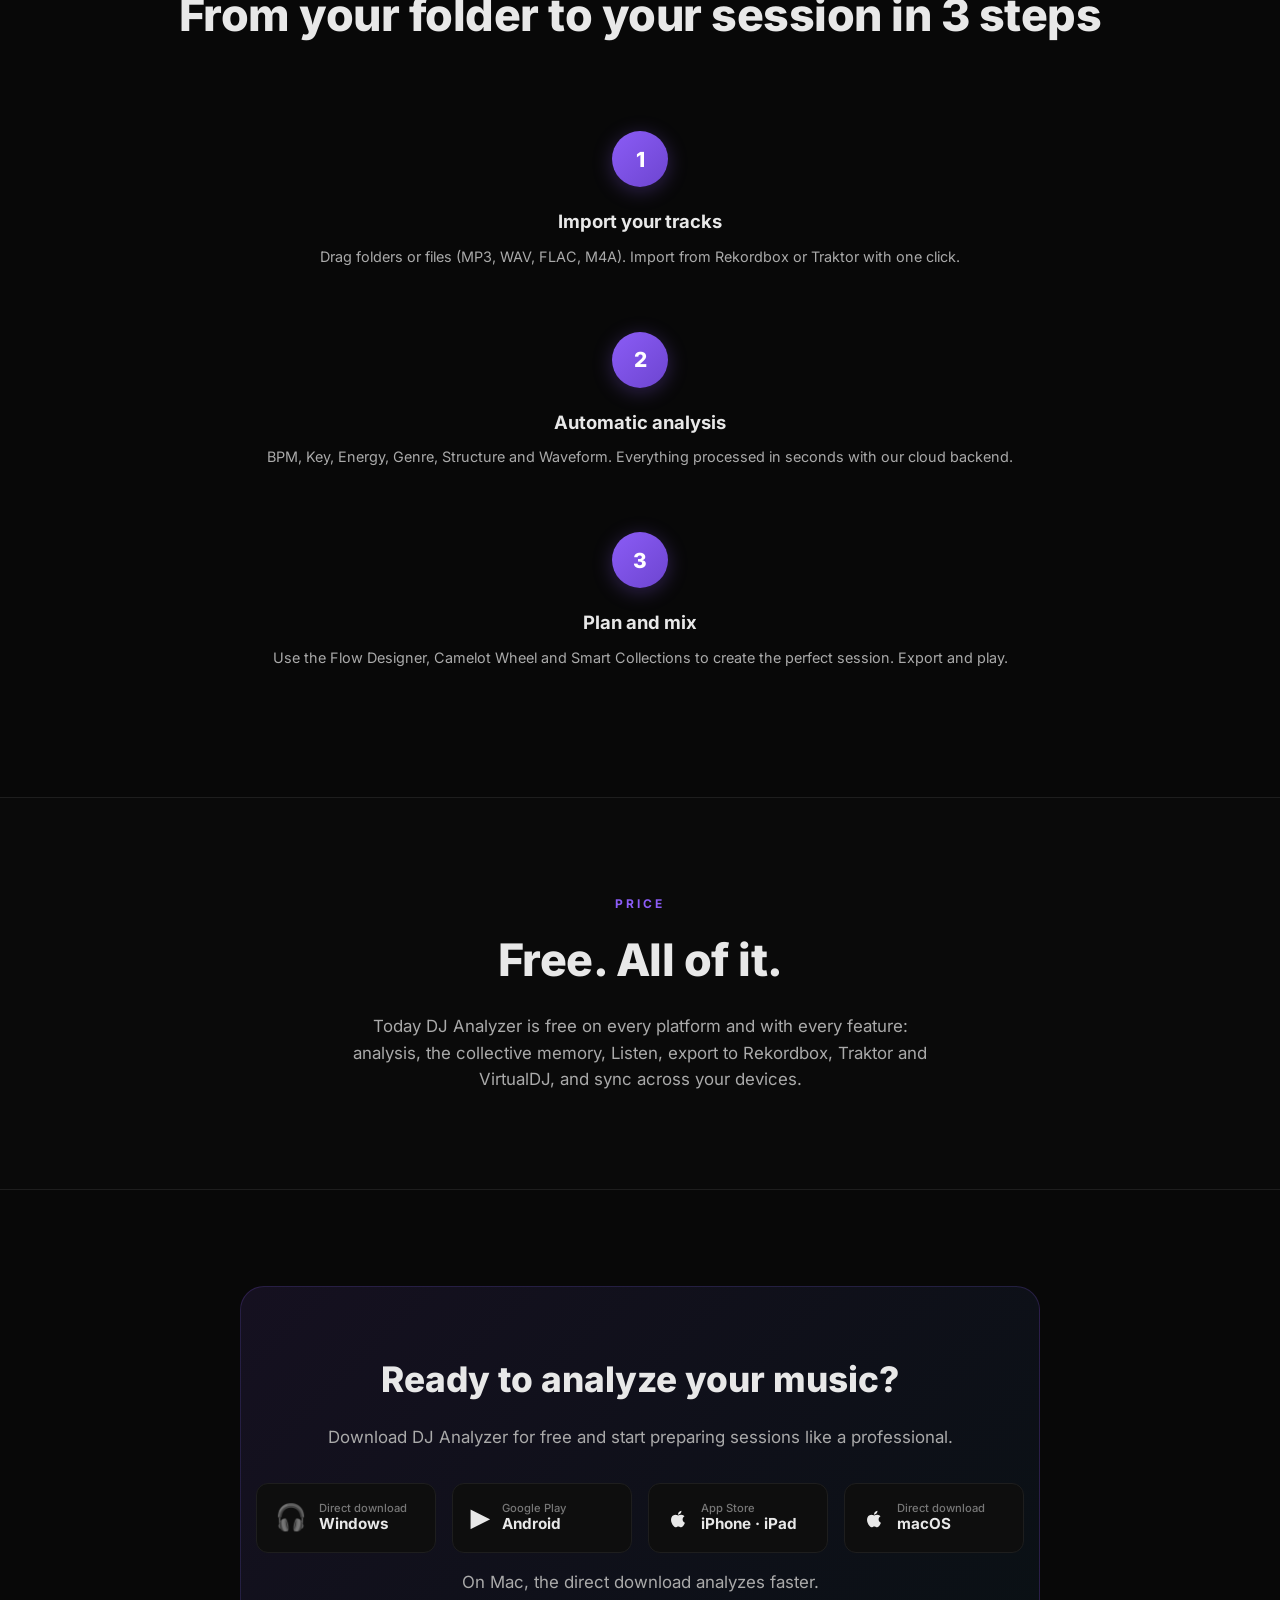
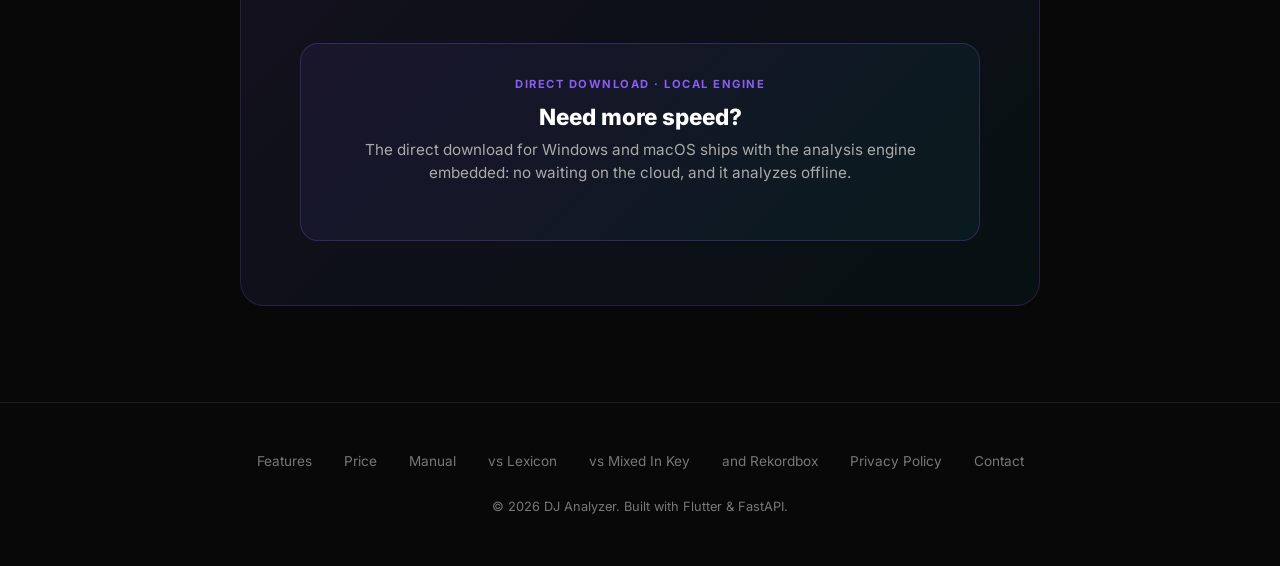
<file: en/index.html>
<!DOCTYPE html>
<!-- GENERADO por Analyzer/scripts/build_web_en.py desde index.html. No lo edites a mano. -->
<html lang="en">
<head>
<meta charset="UTF-8">
<meta name="viewport" content="width=device-width, initial-scale=1.0">
<meta name="theme-color" content="#080808">
<title>DJ Analyzer — DJ music analysis with a collective memory</title>
<meta name="description" content="BPM, key, energy and Camelot, plus a collective memory: cues and beat grids from other DJs with the same track reach you, even as a different file. Round-trips with Rekordbox, Traktor and VirtualDJ. Windows, macOS, iOS and Android.">
<link rel="canonical" href="https://www.djanalyzerpro.com/en/">
<link rel="alternate" hreflang="es" href="https://www.djanalyzerpro.com/">
<link rel="alternate" hreflang="en" href="https://www.djanalyzerpro.com/en/">
<link rel="alternate" hreflang="x-default" href="https://www.djanalyzerpro.com/">
<link rel="icon" type="image/png" href="../favicon.png">

<!-- Open Graph / Twitter -->
<meta property="og:title" content="DJ Analyzer — DJ music analysis with a collective memory">
<meta property="og:description" content="BPM, key, energy and Camelot, plus cues and beat grids from other DJs with the same track. Round-trips with Rekordbox, Traktor and VirtualDJ.">
<meta property="og:type" content="website">
<meta property="og:url" content="https://www.djanalyzerpro.com/en/">
<meta property="og:image" content="https://www.djanalyzerpro.com/img/library.jpg">
<meta property="og:image:width" content="1200">
<meta property="og:image:height" content="630">
<meta property="og:locale" content="en_US">
<meta property="og:locale:alternate" content="es_ES">
<meta name="twitter:card" content="summary_large_image">
<meta name="twitter:title" content="DJ Analyzer">
<meta name="twitter:description" content="BPM, key, energy and Camelot, plus cues and beat grids from other DJs with the same track. Round-trips with Rekordbox, Traktor and VirtualDJ.">
<meta name="twitter:image" content="https://www.djanalyzerpro.com/img/library.jpg">

<!-- Schema.org -->
<script type="application/ld+json">
{
  "@context": "https://schema.org",
  "@type": "SoftwareApplication",
  "name": "DJ Analyzer",
  "operatingSystem": "Windows, Android, iOS, macOS",
  "applicationCategory": "MultimediaApplication",
  "softwareVersion": "2.11.0",
  "offers": {
    "@type": "Offer",
    "price": "0",
    "priceCurrency": "EUR"
  },
  "url": "https://www.djanalyzerpro.com/",
  "description": "Professional DJ music analysis app: BPM, Key, Energy, Camelot Wheel, Flow Designer, Smart Collections.",
  "publisher": {
    "@type": "Organization",
    "name": "DJ Analyzer",
    "email": "djanalyzerpro@gmail.com"
  }
}
</script>

<link rel="preload" href="/fonts/inter-latin-wght-normal.woff2" as="font" type="font/woff2" crossorigin>
<style>@font-face{font-family:'Inter';font-style:normal;font-weight:100 900;font-display:swap;src:url(/fonts/inter-latin-wght-normal.woff2) format('woff2')}</style>
<style>
*,*::before,*::after{box-sizing:border-box;margin:0;padding:0}
:root{
  --bg:#080808;--bg2:#0A0A0A;--bg3:#0E0E0E;--bg4:#141414;
  --purple:#8B5CF6;--purple-dim:#6D45D0;--purple-light:#A78BFA;
  --cyan:#06B6D4;--green:#22C55E;--amber:#F59E0B;--red:#EF4444;
  --text:#E8E8E8;--text2:#AAAAAA;--text3:#777777;
  --border:#1E1E1E;
}
html{scroll-behavior:smooth}
body{font-family:'Inter',system-ui,sans-serif;background:var(--bg);color:var(--text);line-height:1.6;overflow-x:hidden}
a{color:var(--purple-light);text-decoration:none}
a:hover{color:var(--purple)}

/* LANG TOGGLE */
.lang-toggle{display:flex;gap:2px;background:var(--bg3);border-radius:8px;padding:2px;margin-left:1rem}
.lang-btn{padding:.35rem .65rem;border-radius:6px;font-size:.75rem;font-weight:600;cursor:pointer;border:none;background:transparent;color:var(--text3);transition:all .2s}
.lang-btn.active{background:var(--purple);color:#fff}
[data-lang="en"]{display:none !important}
body.en [data-lang="en"]{display:revert !important}
body.en [data-lang="es"]{display:none !important}

/* NAV */
nav{position:fixed;top:0;width:100%;background:rgba(8,8,8,.85);backdrop-filter:blur(20px);border-bottom:1px solid var(--border);z-index:100;padding:0 2rem}
.nav-inner{max-width:1200px;margin:0 auto;display:flex;align-items:center;justify-content:space-between;height:64px}
.nav-logo{font-size:1.1rem;font-weight:800;letter-spacing:1px}
.nav-logo span{background:linear-gradient(135deg,var(--purple),var(--cyan));-webkit-background-clip:text;-webkit-text-fill-color:transparent}
.nav-right{display:flex;align-items:center;gap:1rem}
.nav-links{display:flex;gap:2rem;list-style:none}
.nav-links a{color:var(--text2);font-size:.875rem;font-weight:500;transition:color .2s}
.nav-links a:hover{color:var(--text)}
.nav-cta{background:var(--purple);color:#fff;padding:.5rem 1.25rem;border-radius:8px;font-size:.875rem;font-weight:600;transition:all .2s}
.nav-cta:hover{background:var(--purple-light);color:#fff;transform:translateY(-1px)}

/* HERO */
.hero{min-height:100vh;display:flex;align-items:center;justify-content:center;text-align:center;padding:8rem 2rem 4rem;position:relative;overflow:hidden}
.hero::before{content:'';position:absolute;top:-50%;left:-50%;width:200%;height:200%;background:radial-gradient(ellipse at 50% 30%,rgba(139,92,246,.08) 0%,transparent 60%);pointer-events:none}
.hero-badge{display:inline-flex;align-items:center;gap:.5rem;background:var(--bg3);border:1px solid var(--border);border-radius:100px;padding:.4rem 1rem;font-size:.8rem;color:var(--text2);margin-bottom:2rem}
.hero-badge .dot{width:6px;height:6px;background:var(--green);border-radius:50%;animation:pulse 2s infinite}
@keyframes pulse{0%,100%{opacity:1}50%{opacity:.4}}
.hero h1{font-size:clamp(2.5rem,6vw,4.5rem);font-weight:900;line-height:1.1;margin-bottom:1.5rem;letter-spacing:-1px}
.hero h1 .gradient{background:linear-gradient(135deg,var(--purple),var(--cyan));-webkit-background-clip:text;-webkit-text-fill-color:transparent}
.hero p{font-size:1.2rem;color:var(--text2);max-width:600px;margin:0 auto 2.5rem}
.hero-buttons{display:flex;gap:1rem;justify-content:center;flex-wrap:wrap}
.btn{padding:.85rem 2rem;border-radius:12px;font-size:1rem;font-weight:600;border:none;cursor:pointer;transition:all .25s;display:inline-flex;align-items:center;gap:.5rem}
.btn-primary{background:linear-gradient(135deg,var(--purple),var(--purple-dim));color:#fff;box-shadow:0 4px 24px rgba(139,92,246,.3)}
.btn-primary:hover{transform:translateY(-2px);box-shadow:0 8px 32px rgba(139,92,246,.4);color:#fff}
.btn-secondary{background:var(--bg3);color:var(--text);border:1px solid var(--border)}
.btn-secondary:hover{border-color:var(--purple);background:var(--bg4);color:#fff;transform:translateY(-2px)}

/* STORE BADGES */
.store-grid{display:grid;grid-template-columns:repeat(2,minmax(200px,240px));gap:1rem;justify-content:center;margin-top:2rem}
@media(min-width:900px){.store-grid{grid-template-columns:repeat(4,minmax(180px,220px))}}
/* En un teléfono los dos botones por fila no caben con 200 px de mínimo:
   la página tenía scroll horizontal (W2, 2026-11-13). */
@media(max-width:480px){.store-grid{grid-template-columns:repeat(2,minmax(0,1fr))}.hero{padding-left:16px;padding-right:16px}.store-btn{min-width:0}}
.store-btn{display:flex;align-items:center;gap:.75rem;padding:.85rem 1.1rem;border-radius:12px;background:var(--bg3);border:1px solid var(--border);color:var(--text);text-align:left;transition:all .25s;position:relative}
.store-btn:hover{border-color:var(--purple);background:var(--bg4);transform:translateY(-2px);box-shadow:0 8px 24px rgba(139,92,246,.15);color:#fff}
.store-btn .store-icon{font-size:1.6rem;flex-shrink:0}
.store-btn .store-text{display:flex;flex-direction:column;line-height:1.2}
.store-btn .store-line1{font-size:.7rem;color:var(--text3);font-weight:500}
.store-btn .store-line2{font-size:.95rem;font-weight:700}
.store-btn.disabled{opacity:.55;cursor:not-allowed;pointer-events:none}
.store-note{max-width:620px;margin:1.1rem auto 0;font-size:.82rem;line-height:1.5;color:var(--text2);text-align:center}
.store-note a{color:var(--text2);text-decoration:underline;text-underline-offset:2px}
.store-note strong{color:var(--text)}
.store-btn.disabled .badge-soon{position:absolute;top:-8px;right:8px;background:var(--amber);color:#000;font-size:.6rem;font-weight:700;padding:.15rem .5rem;border-radius:100px;letter-spacing:.5px}
/* --- PRO EDITION (motor local Win/Mac DMG) --- */
.pro-section{margin-top:3rem;padding:2rem 1.5rem;border-radius:18px;background:linear-gradient(135deg,rgba(139,92,246,.08),rgba(34,211,238,.05));border:1px solid rgba(139,92,246,.25);max-width:680px;margin-left:auto;margin-right:auto}
.pro-section .pro-label{display:inline-flex;align-items:center;gap:.4rem;font-size:.7rem;font-weight:700;color:var(--purple);letter-spacing:1.5px;text-transform:uppercase;margin-bottom:.6rem}
.pro-section .pro-label::before{content:"";width:5px;height:5px;background:var(--purple);border-radius:50%}
.pro-section .pro-title{font-size:1.4rem;font-weight:800;color:#fff;margin-bottom:.5rem;line-height:1.2}
.pro-section .pro-sub{color:var(--text2);font-size:.95rem;margin-bottom:1.5rem;line-height:1.5}
.pro-section .pro-grid{display:grid;grid-template-columns:1fr;gap:.75rem}
@media(min-width:600px){.pro-section .pro-grid{grid-template-columns:1fr 1fr}}
.pro-section .pro-features{margin-top:1.25rem;display:flex;flex-direction:column;gap:.45rem}
.pro-section .pro-feat{font-size:.85rem;color:var(--text2);display:flex;align-items:center;gap:.5rem}
.pro-section .pro-feat::before{content:"\2713";color:var(--green);font-weight:700}
.hero-stats{display:flex;gap:3rem;justify-content:center;margin-top:4rem;padding-top:3rem;border-top:1px solid var(--border)}
.hero-stat{text-align:center}
.hero-stat .num{font-size:2rem;font-weight:800;background:linear-gradient(135deg,var(--purple),var(--cyan));-webkit-background-clip:text;-webkit-text-fill-color:transparent}
.hero-stat .label{font-size:.8rem;color:var(--text3);margin-top:.25rem}

/* SECTIONS */
section{padding:6rem 2rem}
.container{max-width:1200px;margin:0 auto}
.section-label{font-size:.75rem;font-weight:700;text-transform:uppercase;letter-spacing:3px;color:var(--purple);margin-bottom:.75rem}
.section-title{font-size:clamp(1.8rem,4vw,2.8rem);font-weight:800;margin-bottom:1rem;letter-spacing:-.5px}
.section-desc{color:var(--text2);font-size:1.05rem;max-width:600px}

/* FEATURES */
.features-grid{display:grid;grid-template-columns:repeat(auto-fit,minmax(340px,1fr));gap:1.5rem;margin-top:3rem}
.feature-card{background:var(--bg2);border:1px solid var(--border);border-radius:16px;padding:2rem;transition:all .3s;position:relative;overflow:hidden}
.feature-card:hover{border-color:var(--purple);transform:translateY(-4px);box-shadow:0 12px 40px rgba(139,92,246,.1)}
.feature-card::after{content:'';position:absolute;top:0;left:0;right:0;height:2px;background:linear-gradient(90deg,var(--purple),var(--cyan));opacity:0;transition:opacity .3s}
.feature-card:hover::after{opacity:1}
.feature-icon{width:48px;height:48px;border-radius:12px;display:flex;align-items:center;justify-content:center;font-size:1.4rem;margin-bottom:1.25rem}
.feature-card h3{font-size:1.15rem;font-weight:700;margin-bottom:.5rem}
.feature-card p{color:var(--text2);font-size:.9rem;line-height:1.6}
.fi-purple{background:rgba(139,92,246,.15);color:var(--purple)}
.fi-cyan{background:rgba(6,182,212,.15);color:var(--cyan)}
.fi-green{background:rgba(34,197,94,.15);color:var(--green)}
.fi-amber{background:rgba(245,158,11,.15);color:var(--amber)}
.fi-red{background:rgba(239,68,68,.15);color:var(--red)}
.fi-blue{background:rgba(59,130,246,.15);color:#3B82F6}

/* SCREENSHOTS */
.screenshots-section{background:var(--bg2);border-top:1px solid var(--border);border-bottom:1px solid var(--border)}
.screenshots-grid{display:grid;grid-template-columns:repeat(2,1fr);gap:1.5rem;margin-top:3rem}
.screenshot-item{border-radius:12px;overflow:hidden;border:1px solid var(--border);transition:all .3s;position:relative}
.screenshot-item:hover{border-color:var(--purple);transform:scale(1.02);box-shadow:0 12px 40px rgba(139,92,246,.15)}
.screenshot-item img{width:100%;height:auto;display:block}
picture{display:block}
.screenshot-label{position:absolute;bottom:0;left:0;right:0;background:linear-gradient(transparent,rgba(0,0,0,.85));padding:1.5rem 1rem .75rem;font-size:.85rem;font-weight:600;color:#fff}

/* MOBILE SHOWCASE */
.mobile-grid{display:flex;gap:1.5rem;margin-top:3rem;justify-content:center;flex-wrap:wrap}
.mobile-item{width:220px;border-radius:16px;overflow:hidden;border:1px solid var(--border);transition:all .3s;position:relative}
.mobile-item:hover{border-color:var(--purple);transform:scale(1.03);box-shadow:0 12px 40px rgba(139,92,246,.15)}
.mobile-item img{width:100%;height:auto;display:block}
.mobile-label{position:absolute;bottom:0;left:0;right:0;background:linear-gradient(transparent,rgba(0,0,0,.85));padding:1.5rem .75rem .5rem;font-size:.8rem;font-weight:600;color:#fff;text-align:center}

/* HOW IT WORKS */
.steps{display:grid;grid-template-columns:repeat(auto-fit,minmax(280px,1fr));gap:2rem;margin-top:3rem}
.step{text-align:center;padding:2rem}
.step-num{width:56px;height:56px;border-radius:50%;background:linear-gradient(135deg,var(--purple),var(--purple-dim));color:#fff;font-size:1.3rem;font-weight:800;display:flex;align-items:center;justify-content:center;margin:0 auto 1.25rem;box-shadow:0 4px 20px rgba(139,92,246,.3)}
.step h3{font-size:1.15rem;font-weight:700;margin-bottom:.5rem}
.step p{color:var(--text2);font-size:.9rem}

.check{color:var(--green);font-weight:700}

/* CTA */
.cta-section{text-align:center}
.cta-box{background:linear-gradient(135deg,rgba(139,92,246,.1),rgba(6,182,212,.05));border:1px solid rgba(139,92,246,.2);border-radius:24px;padding:4rem 2rem;max-width:800px;margin:0 auto}
.cta-box h2{font-size:clamp(1.5rem,3vw,2.2rem);font-weight:800;margin-bottom:1rem}
.cta-box p{color:var(--text2);margin-bottom:2rem;font-size:1.05rem}

/* FOOTER */
footer{border-top:1px solid var(--border);padding:3rem 2rem;text-align:center}
.footer-inner{max-width:1200px;margin:0 auto}
.footer-links{display:flex;gap:2rem;justify-content:center;margin-bottom:1.5rem;flex-wrap:wrap}
.footer-links a{color:var(--text3);font-size:.85rem;transition:color .2s}
.footer-links a:hover{color:var(--text)}
.footer-copy{color:var(--text3);font-size:.8rem}

/* RESPONSIVE */
@media(max-width:768px){
  .nav-links{display:none}
  .hero-stats{flex-direction:column;gap:1.5rem}
  .features-grid{grid-template-columns:1fr}
  .screenshots-grid{grid-template-columns:1fr}
  .hero h1{font-size:2.2rem}
  section{padding:4rem 1.25rem}
}
</style>
</head>
<body class="en">

<!-- NAV -->
<nav>
  <div class="nav-inner">
    <div class="nav-logo"><span>DJ Analyzer</span></div>
    <div class="nav-right">
      <ul class="nav-links">
        <li><a href="#features" data-lang="en">Features</a></li>
        <li><a href="#screenshots" data-lang="en">Screenshots</a></li>
        <li><a href="#pricing" data-lang="en">Price</a></li>
        <li><a href="../manual.html">Manual</a></li>
      </ul>
      <div class="lang-toggle" role="group" aria-label="Idioma / Language">
        <button class="lang-btn" onclick="setLang('es')" aria-label="Español" lang="es">ES</button>
        <button class="lang-btn active" onclick="setLang('en')" aria-label="English" lang="en">EN</button>
      </div>
      <a href="#download" class="nav-cta" data-lang="en">Download Free</a>
    </div>
  </div>
</nav>

<!-- HERO -->
<section class="hero" id="home">
  <div class="container">
    <div class="hero-badge"><span class="dot"></span> v2.11.0 · Windows · Android · iOS · macOS</div>

    <h1 data-lang="en">Analyze. Mix.<br><span class="gradient">Own your session.</span></h1>

    <p data-lang="en">BPM, key, energy, Camelot and waveform, plus a collective memory: if another DJ already prepared your track —even as a different file— their cues and beat grid reach you. Round-trips with Rekordbox, Traktor and VirtualDJ.</p>

    <div class="store-grid">
      <a href="../DJAnalyzerPro-Setup.zip" class="store-btn" data-store="windows">
        <span class="store-icon">&#127911;</span>
        <span class="store-text">
          <span class="store-line1" data-lang="en">Direct download</span>
          <span class="store-line2">Windows</span>
        </span>
      </a>
      <a href="https://play.google.com/store/apps/details?id=com.djanalyzerpro.app" class="store-btn" data-store="play" target="_blank" rel="noopener">
        <span class="store-icon">&#9654;</span>
        <span class="store-text">
          <span class="store-line1">Google Play</span>
          <span class="store-line2">Android</span>
        </span>
      </a>
      <a href="https://apps.apple.com/app/id6763842357" class="store-btn" data-store="appstore_ios" target="_blank" rel="noopener">
        <span class="store-icon"><svg xmlns="http://www.w3.org/2000/svg" viewBox="0 0 24 24" width="22" height="22" fill="currentColor" style="vertical-align:middle"><path d="M17.05 20.28c-.98.95-2.05.8-3.08.35-1.09-.46-2.09-.48-3.24 0-1.44.62-2.2.44-3.06-.35C2.79 15.25 3.51 7.59 9.05 7.31c1.35.07 2.29.74 3.08.8 1.18-.24 2.31-.93 3.57-.84 1.51.12 2.65.72 3.4 1.8-3.12 1.87-2.38 5.98.48 7.13-.57 1.5-1.31 2.99-2.54 4.08zM12 7.25c-.15-2.23 1.66-4.07 3.74-4.25.29 2.58-2.34 4.5-3.74 4.25z"/></svg></span>
        <span class="store-text">
          <span class="store-line1">App Store</span>
          <span class="store-line2">iPhone · iPad</span>
        </span>
      </a>
      <a href="../DJAnalyzerPro.dmg" class="store-btn" data-store="dmg">
        <span class="store-icon"><svg xmlns="http://www.w3.org/2000/svg" viewBox="0 0 24 24" width="22" height="22" fill="currentColor" style="vertical-align:middle"><path d="M17.05 20.28c-.98.95-2.05.8-3.08.35-1.09-.46-2.09-.48-3.24 0-1.44.62-2.2.44-3.06-.35C2.79 15.25 3.51 7.59 9.05 7.31c1.35.07 2.29.74 3.08.8 1.18-.24 2.31-.93 3.57-.84 1.51.12 2.65.72 3.4 1.8-3.12 1.87-2.38 5.98.48 7.13-.57 1.5-1.31 2.99-2.54 4.08zM12 7.25c-.15-2.23 1.66-4.07 3.74-4.25.29 2.58-2.34 4.5-3.74 4.25z"/></svg></span>
        <span class="store-text">
          <span class="store-line1" data-lang="en">Direct download</span>
          <span class="store-line2">macOS</span>
        </span>
      </a>
    </div>
    <!-- UNA linea, y solo el porque. Aqui habia cuatro renglones sobre el
         sandbox de Apple y la huella de sonido, en el hero, antes de que el
         usuario supiera que hace la app. Lo unico accionable es que en Mac hay
         dos sitios de donde bajarla y uno analiza mas rapido. -->
    <p class="store-note">
      <span data-lang="en">On Mac, the direct download analyzes faster.</span>
    </p>

    <!-- MOTOR LOCAL (Windows + macOS DMG). Hasta el 2026-11-13 se llamaba «Pro
         Edition» / «Edición Pro»: el motor local depende del CANAL de descarga,
         no de la licencia (CLAUDE.md, «Motor local»), y comprar Pro no se lo
         dará a nadie del Mac App Store ni del móvil. No vuelvas a llamarlo Pro. -->
    <div class="pro-section">
      <div class="pro-label" data-lang="en">Direct download · Local engine</div>

      <div class="pro-title" data-lang="en">Instant analysis, no waiting, offline</div>

      <div class="pro-sub" data-lang="en">The direct download for Windows and macOS ships with the analysis engine inside: your tracks are analyzed on your computer. Built for large libraries.</div>

      <!-- SIN BOTONES A PROPOSITO. Los de «Descarga directa Windows» y
           «Descarga directa macOS» de arriba apuntan a ESTOS MISMOS ficheros
           (DJAnalyzerPro-Setup.zip y DJAnalyzerPro.dmg): el EXE y el DMG YA
           llevan el motor dentro. Duplicarlos aqui con la etiqueta «· Pro»
           hacia pensar que habia dos descargas distintas y que la de arriba
           era la capada. Esta seccion EXPLICA que trae ese canal; descargarlo
           se hace arriba. -->

      <div class="pro-features" data-lang="en">
        <div class="pro-feat">Local analysis up to 10× faster than cloud</div>
        <div class="pro-feat">Works fully offline</div>
        <div class="pro-feat">Perfect for libraries over 1000 tracks</div>
        <!-- Ver la nota del bloque en castellano: el bullet de la huella se
             cayo porque no era cierto. Las dos builds la generan. -->
        <div class="pro-feat">macOS signed &amp; notarized by Apple. Windows as ZIP (extract and run)</div>
      </div>
    </div>

    <div class="hero-stats">
      <div class="hero-stat"><div class="num">400+</div><div class="label" data-lang="en">Subgenres</div></div>
      <div class="hero-stat"><div class="num">24</div><div class="label">Camelot Keys</div></div>
      <div class="hero-stat"><div class="num">12K</div><div class="label">Waveform Frames</div></div>
      <div class="hero-stat"><div class="num">4</div><div class="label" data-lang="en">Platforms</div></div>
    </div>
  </div>
</section>

<!-- LO QUE NOS DISTINGUE (auditoría W2, 2026-11-13): lo que no hace
     cualquiera. Lo genérico (BPM, Camelot, onda) va en Features, debajo. -->
<section id="unique">
  <div class="container">
    <div class="section-label" data-lang="en">Only here</div>
    <div class="section-title" data-lang="en">What no other app does</div>
    <div class="features-grid" data-lang="en">
      <div class="feature-card">
        <div class="feature-icon fi-purple">&#129504;</div>
        <h3>Collective memory</h3>
        <p>Two DJs with the same track —different file, format or tags— share cues, beat grid and corrections: the app matches them by how they sound, not by name. Where several DJs agree, you adopt their cues in one click.</p>
      </div>
      <div class="feature-card">
        <div class="feature-icon fi-cyan">&#128260;</div>
        <h3>Round-trip with your DJ software</h3>
        <p>Bring your cues, loops, beat grid and playlists in from Rekordbox, Traktor and VirtualDJ, and send them back the same way. Tested against the real programs, not just against ourselves.</p>
      </div>
      <div class="feature-card">
        <div class="feature-icon fi-green">&#127897;</div>
        <h3>Listen</h3>
        <p>What's playing? Your phone identifies it and tells you whether it's already in your library, with its BPM and key, and what you have that mixes with it.</p>
      </div>
      <div class="feature-card">
        <div class="feature-icon fi-amber">&#128101;</div>
        <h3>Duplicates by sound</h3>
        <p>Finds the same track in two different files —the FLAC you bought and your old MP3— and suggests which one to keep without losing your cues.</p>
      </div>
      <div class="feature-card">
        <div class="feature-icon fi-purple">&#127926;</div>
        <h3>Mixes kept apart</h3>
        <p>An hour-long recorded mix doesn't sneak into your library as a track: it's set aside on its own, plays with its waveform and, on Mac, gets its tracklist.</p>
      </div>
      <div class="feature-card">
        <div class="feature-icon fi-cyan">&#128194;</div>
        <h3>Watched folder</h3>
        <p>Pick your downloads folder and whatever lands in it joins your library on its own, analyzed and in its folder.</p>
      </div>
    </div>
  </div>
</section>

<!-- FEATURES -->
<section id="features">
  <div class="container">
    <div class="section-label">Features</div>

    <div class="section-title" data-lang="en">Everything you need for the perfect session</div>

    <p class="section-desc" data-lang="en">Professional audio analysis with cutting-edge technology.</p>

    <!-- ES features -->

    <!-- EN features -->
    <div class="features-grid" data-lang="en">
      <div class="feature-card">
        <div class="feature-icon fi-purple">&#127925;</div>
        <h3>BPM, Key & Energy</h3>
        <p>Automatic BPM, key, Camelot notation and energy level (1-10) detection. Sources: audio analysis, your tags, what you bring from Rekordbox, Traktor or VirtualDJ, and Discogs and MusicBrainz for genre.</p>
      </div>
      <div class="feature-card">
        <div class="feature-icon fi-cyan">&#127912;</div>
        <h3>Camelot Wheel</h3>
        <p>Interactive Camelot wheel for harmonic mixing. Instantly visualize track compatibility and plan perfect transitions.</p>
      </div>
      <div class="feature-card">
        <div class="feature-icon fi-green">&#127911;</div>
        <h3>Spectral Waveform</h3>
        <p>Rekordbox-style waveform with 3-band FFT analysis. 12,000 frames of resolution with spectral colors by frequency.</p>
      </div>
      <div class="feature-card">
        <div class="feature-icon fi-amber">&#128640;</div>
        <h3>Flow Designer</h3>
        <p>Visually plan your sessions. Drag tracks, view energy curves, evaluate transitions and export to Rekordbox, Traktor or VirtualDJ.</p>
      </div>
      <div class="feature-card">
        <div class="feature-icon fi-red">&#128293;</div>
        <h3>Smart Collections</h3>
        <p>Dynamic playlists with rules: BPM, key, energy, genre, track type. Presets like "Peak Time Bangers" ready to use.</p>
      </div>
      <div class="feature-card">
        <div class="feature-icon fi-blue">&#9729;</div>
        <h3>Cloud Sync</h3>
        <p>Sync your library between desktop and mobile. Link devices with a 6-character code. Analyze on PC, take your data to the venue on your phone.</p>
      </div>
    </div>
  </div>
</section>

<!-- SCREENSHOTS -->
<section class="screenshots-section" id="screenshots">
  <div class="container">
    <div style="text-align:center">
      <div class="section-label" data-lang="en">Screenshots</div>
      <div class="section-title" data-lang="en">Professional interface, no compromise</div>
      <p class="section-desc" style="margin:0 auto" data-lang="en">Multi-panel workspace, spectral waveform, flow designer and more.</p>
    </div>
    <div class="screenshots-grid">
      <div class="screenshot-item">
        <picture><source srcset="../img/library.webp" type="image/webp"><img src="../img/library.jpg" alt="Library - Track Table" width="1200" height="634" decoding="async"></picture>
        <div class="screenshot-label">Library & Track Analysis</div>
      </div>
      <div class="screenshot-item">
        <picture><source srcset="../img/camelot.webp" type="image/webp"><img src="../img/camelot.png" alt="Camelot Wheel & Smart Suggest" width="1200" height="632" loading="lazy" decoding="async"></picture>
        <div class="screenshot-label">Camelot Wheel & Smart Suggest</div>
      </div>
      <div class="screenshot-item">
        <picture><source srcset="../img/flow.webp" type="image/webp"><img src="../img/flow.jpg" alt="Flow Designer" width="1200" height="631" loading="lazy" decoding="async"></picture>
        <div class="screenshot-label">Flow Designer - Session Planning</div>
      </div>
      <div class="screenshot-item">
        <picture><source srcset="../img/smart-collections.webp" type="image/webp"><img src="../img/smart-collections.jpg" alt="Smart Collections" width="1200" height="636" loading="lazy" decoding="async"></picture>
        <div class="screenshot-label">Smart Collections</div>
      </div>
    </div>
  </div>
</section>

<!-- MOBILE APP -->
<section id="mobile">
  <div class="container" style="text-align:center">
    <div class="section-label">Mobile App</div>
    <div class="section-title" data-lang="en">Your library in your pocket</div>
    <!-- iOS lleva publicado desde hace meses (App Store id 6763842357). Esta
         linea decia «proximamente» y estaba echando para atras a la mitad del
         parque movil sin que nadie lo viera: el usuario de iPhone leia que su
         plataforma no existia todavia y no llegaba a buscarla en la tienda. -->
    <p class="section-desc" style="margin:0 auto" data-lang="en">Sync with desktop and take all your analyzed music to the venue. Available on Google Play and the App Store.</p>
    <div class="mobile-grid">
      <div class="mobile-item">
        <picture><source srcset="../img/mobile-home.webp" type="image/webp"><img src="../img/mobile-home.jpg" alt="Mobile Home Screen" width="600" height="1213" loading="lazy" decoding="async"></picture>
        <div class="mobile-label">Home</div>
      </div>
      <div class="mobile-item">
        <picture><source srcset="../img/mobile-library.webp" type="image/webp"><img src="../img/mobile-library.jpg" alt="Mobile Library" width="600" height="1226" loading="lazy" decoding="async"></picture>
        <div class="mobile-label">Library</div>
      </div>
      <div class="mobile-item">
        <picture><source srcset="../img/mobile-session.webp" type="image/webp"><img src="../img/mobile-session.jpg" alt="Mobile Session" width="600" height="1196" loading="lazy" decoding="async"></picture>
        <div class="mobile-label">Session</div>
      </div>
    </div>
  </div>
</section>

<!-- HOW IT WORKS -->
<section id="how-it-works">
  <div class="container" style="text-align:center">
    <div class="section-label" data-lang="en">How It Works</div>
    <div class="section-title" data-lang="en">From your folder to your session in 3 steps</div>

    <!-- ES steps -->

    <!-- EN steps -->
    <div class="steps" data-lang="en">
      <div class="step">
        <div class="step-num">1</div>
        <h3>Import your tracks</h3>
        <p>Drag folders or files (MP3, WAV, FLAC, M4A). Import from Rekordbox or Traktor with one click.</p>
      </div>
      <div class="step">
        <div class="step-num">2</div>
        <h3>Automatic analysis</h3>
        <p>BPM, Key, Energy, Genre, Structure and Waveform. Everything processed in seconds with our cloud backend.</p>
      </div>
      <div class="step">
        <div class="step-num">3</div>
        <h3>Plan and mix</h3>
        <p>Use the Flow Designer, Camelot Wheel and Smart Collections to create the perfect session. Export and play.</p>
      </div>
    </div>
  </div>
</section>

<!-- PRECIO (W1, 2026-11-13): hubo una tabla «Free / Pro 4,99 €/mes» con un
     reparto por funciones que nadie había decidido (PAYWALL.md dice otra
     cosa). Hasta que el precio exista, solo esto: hoy es gratis entera. -->
<section id="pricing" style="background:var(--bg2);border-top:1px solid var(--border);border-bottom:1px solid var(--border)">
  <div class="container" style="text-align:center">
    <div class="section-label" data-lang="en">Price</div>
    <div class="section-title" data-lang="en">Free. All of it.</div>
    <p class="section-desc" style="margin:0 auto" data-lang="en">Today DJ Analyzer is free on every platform and with every feature: analysis, the collective memory, Listen, export to Rekordbox, Traktor and VirtualDJ, and sync across your devices.</p>
  </div>
</section>

<!-- CTA -->
<section class="cta-section" id="download">
  <div class="container">
    <div class="cta-box">
      <h2 data-lang="en">Ready to analyze your music?</h2>
      <p data-lang="en">Download DJ Analyzer for free and start preparing sessions like a professional.</p>
      <div class="store-grid">
        <a href="../DJAnalyzerPro-Setup.zip" class="store-btn" data-store="windows">
          <span class="store-icon">&#127911;</span>
          <span class="store-text">
            <span class="store-line1" data-lang="en">Direct download</span>
            <span class="store-line2">Windows</span>
          </span>
        </a>
        <a href="https://play.google.com/store/apps/details?id=com.djanalyzerpro.app" class="store-btn" data-store="play" target="_blank" rel="noopener">
          <span class="store-icon">&#9654;</span>
          <span class="store-text">
            <span class="store-line1">Google Play</span>
            <span class="store-line2">Android</span>
          </span>
        </a>
        <a href="https://apps.apple.com/app/id6763842357" class="store-btn" data-store="appstore_ios" target="_blank" rel="noopener">
          <span class="store-icon"><svg xmlns="http://www.w3.org/2000/svg" viewBox="0 0 24 24" width="22" height="22" fill="currentColor" style="vertical-align:middle"><path d="M17.05 20.28c-.98.95-2.05.8-3.08.35-1.09-.46-2.09-.48-3.24 0-1.44.62-2.2.44-3.06-.35C2.79 15.25 3.51 7.59 9.05 7.31c1.35.07 2.29.74 3.08.8 1.18-.24 2.31-.93 3.57-.84 1.51.12 2.65.72 3.4 1.8-3.12 1.87-2.38 5.98.48 7.13-.57 1.5-1.31 2.99-2.54 4.08zM12 7.25c-.15-2.23 1.66-4.07 3.74-4.25.29 2.58-2.34 4.5-3.74 4.25z"/></svg></span>
          <span class="store-text">
            <span class="store-line1">App Store</span>
            <span class="store-line2">iPhone · iPad</span>
          </span>
        </a>
        <a href="../DJAnalyzerPro.dmg" class="store-btn" data-store="dmg">
          <span class="store-icon"><svg xmlns="http://www.w3.org/2000/svg" viewBox="0 0 24 24" width="22" height="22" fill="currentColor" style="vertical-align:middle"><path d="M17.05 20.28c-.98.95-2.05.8-3.08.35-1.09-.46-2.09-.48-3.24 0-1.44.62-2.2.44-3.06-.35C2.79 15.25 3.51 7.59 9.05 7.31c1.35.07 2.29.74 3.08.8 1.18-.24 2.31-.93 3.57-.84 1.51.12 2.65.72 3.4 1.8-3.12 1.87-2.38 5.98.48 7.13-.57 1.5-1.31 2.99-2.54 4.08zM12 7.25c-.15-2.23 1.66-4.07 3.74-4.25.29 2.58-2.34 4.5-3.74 4.25z"/></svg></span>
          <span class="store-text">
            <span class="store-line1" data-lang="en">Direct download</span>
            <span class="store-line2">macOS</span>
          </span>
        </a>
      </div>
      <p class="store-note">
        <span data-lang="en">On Mac, the direct download analyzes faster.</span>
      </p>

      <!-- MOTOR LOCAL en CTA inferior: misma seccion que en el hero -->
      <div class="pro-section">
        <div class="pro-label" data-lang="en">Direct download · Local engine</div>

        <div class="pro-title" data-lang="en">Need more speed?</div>

        <div class="pro-sub" data-lang="en">The direct download for Windows and macOS ships with the analysis engine embedded: no waiting on the cloud, and it analyzes offline.</div>

        <!-- Sin botones, igual que en el hero: los de arriba de esta misma
             seccion ya descargan el EXE y el DMG, que SON los que llevan
             motor. Ver la nota del hero. -->
      </div>
    </div>
  </div>
</section>

<!-- FOOTER -->
<footer>
  <div class="footer-inner">
    <div class="footer-links">
      <a href="#features">Features</a>
      <a href="#pricing" data-lang="en">Price</a>
      <a href="../manual.html">Manual</a>
      <a href="../vs-lexicon.html">vs Lexicon</a>
      <a href="../vs-mixed-in-key.html">vs Mixed In Key</a>
      <a href="../vs-rekordbox.html?lang=en" data-lang="en">and Rekordbox</a>
      <a href="../privacy.html">Privacy Policy</a>
      <a href="mailto:djanalyzerpro@gmail.com">Contact</a>
    </div>
    <div class="footer-copy">&copy; 2026 DJ Analyzer. Built with Flutter & FastAPI.</div>
  </div>
</footer>

<script>
// Cada idioma es su página (`/` y `/en/`, auditoría W2, 2026-11-13): antes
// los dos iban en el mismo HTML y Google solo veía el español (y, al
// renderizar con el navegador en inglés, el inglés bajo la URL española).
// `en/index.html` lo genera `Analyzer/scripts/build_web_en.py`: no lo edites
// a mano.
const PAGE_LANG = document.documentElement.lang;
function setLang(lang) {
  try { localStorage.setItem('lang', lang); } catch (e) {}
  if (lang !== PAGE_LANG) location.href = lang === 'en' ? '/en/' : '/';
}
(function () {
  if (PAGE_LANG !== 'es') return;
  const destino = '/en/' + location.hash;
  // Los enlaces de antes (`?lang=en`).
  if (new URLSearchParams(location.search).get('lang') === 'en') {
    location.replace(destino);
    return;
  }
  let saved = null;
  try { saved = localStorage.getItem('lang'); } catch (e) {}
  if (saved === 'en') { location.replace(destino); return; }
  // Un navegador en inglés sin preferencia guardada va a la inglesa, pero
  // nunca un buscador: indexaría la española como si no existiera.
  const bot = /bot|crawl|spider|slurp|lighthouse/i.test(navigator.userAgent);
  if (!saved && !bot && (navigator.language || 'es').slice(0, 2) === 'en') {
    location.replace(destino);
  }
})();
</script>

<script>
// ============================================================================
// MEDICION DEL EMBUDO WEB (visita -> descarga).
// ============================================================================
// Hasta ahora el embudo del producto empezaba en `app_opened`: TODO lo anterior
// (visita a la web -> clic en descargar -> instalacion) era invisible. Con la
// adquisicion como cuello de botella, ese tramo es justo el que hay que ver.
//
// Se manda al PROPIO backend (/client-event, el mismo pipe que usa la app), NO
// a Google Analytics ni a ningun tercero. Consecuencias buenas de eso:
//   - Sin cookies, sin identificadores, sin fingerprinting, sin PII.
//   - Nada sale de la infraestructura propia -> sin transferencias a terceros
//     que declarar.
//   - Los datos caen en la misma tabla `events` y se leen con /admin/funnel.
//
// Solo se cuentan AGREGADOS: cuantas visitas y cuantos clics por tienda. No se
// puede reconstruir quien hizo que (no se manda device_id).
//
// Fire-and-forget y defensivo: si el backend esta caido o el navegador bloquea
// la peticion, la web funciona igual. Nunca bloquea ni rompe nada.
//
// OJO al interpretar: esto cuenta VISITAS DE NAVEGADOR, bots incluidos. Sirve
// para tendencia y para la razon visita->clic, no como censo exacto.
(function () {
  var API = 'https://dj-analyzer-api.onrender.com/client-event';

  function track(name, props) {
    try {
      var body = JSON.stringify({
        event_name: name,
        props: props || null,
        platform: 'web'
      });
      // sendBeacon sobrevive a la navegacion (clave al pulsar un enlace que
      // se lleva al usuario a otra pagina); fetch como respaldo.
      if (navigator.sendBeacon) {
        navigator.sendBeacon(API, new Blob([body], {type: 'application/json'}));
      } else {
        fetch(API, {
          method: 'POST',
          headers: {'Content-Type': 'application/json'},
          body: body,
          keepalive: true
        }).catch(function () {});
      }
    } catch (e) { /* la medicion jamas debe romper la web */ }
  }

  track('web_visit');

  // Que tienda/fichero eligio. Deducido del href, sin tocar el HTML de cada
  // boton (hay 20) para no ensuciar el marcado.
  function storeOf(a) {
    // `data-store` primero: el App Store de iOS y el Mac App Store comparten
    // URL (mismo id de app), asi que deducir por href los mete en el mismo
    // cubo — y entonces no se puede saber si el empujon al DMG funciona.
    var marcado = a && a.getAttribute && a.getAttribute('data-store');
    if (marcado) return marcado;
    var href = a && a.getAttribute ? a.getAttribute('href') : a;
    if (!href) return 'unknown';
    if (href.indexOf('play.google.com') !== -1) return 'play';
    if (href.indexOf('apps.apple.com') !== -1) return 'appstore';
    if (href.indexOf('.dmg') !== -1) return 'dmg';
    if (href.indexOf('.exe') !== -1 || href.indexOf('Setup') !== -1) return 'windows';
    return 'other';
  }

  document.addEventListener('click', function (ev) {
    var a = ev.target && ev.target.closest ? ev.target.closest('a') : null;
    if (!a) return;
    // Cuentan los botones Y cualquier enlace con `data-store`: el del Mac App
    // Store vive en la nota bajo la rejilla, no es un `.store-btn`, y es
    // EXACTAMENTE el numero que hay que comparar contra el del DMG.
    var esDescarga = (a.className && a.className.indexOf('store-btn') !== -1) ||
                     (a.getAttribute && a.getAttribute('data-store'));
    if (!esDescarga) return;
    track('web_download_click', {store: storeOf(a)});
  }, true);
})();
</script>

</body>
</html>
</file>
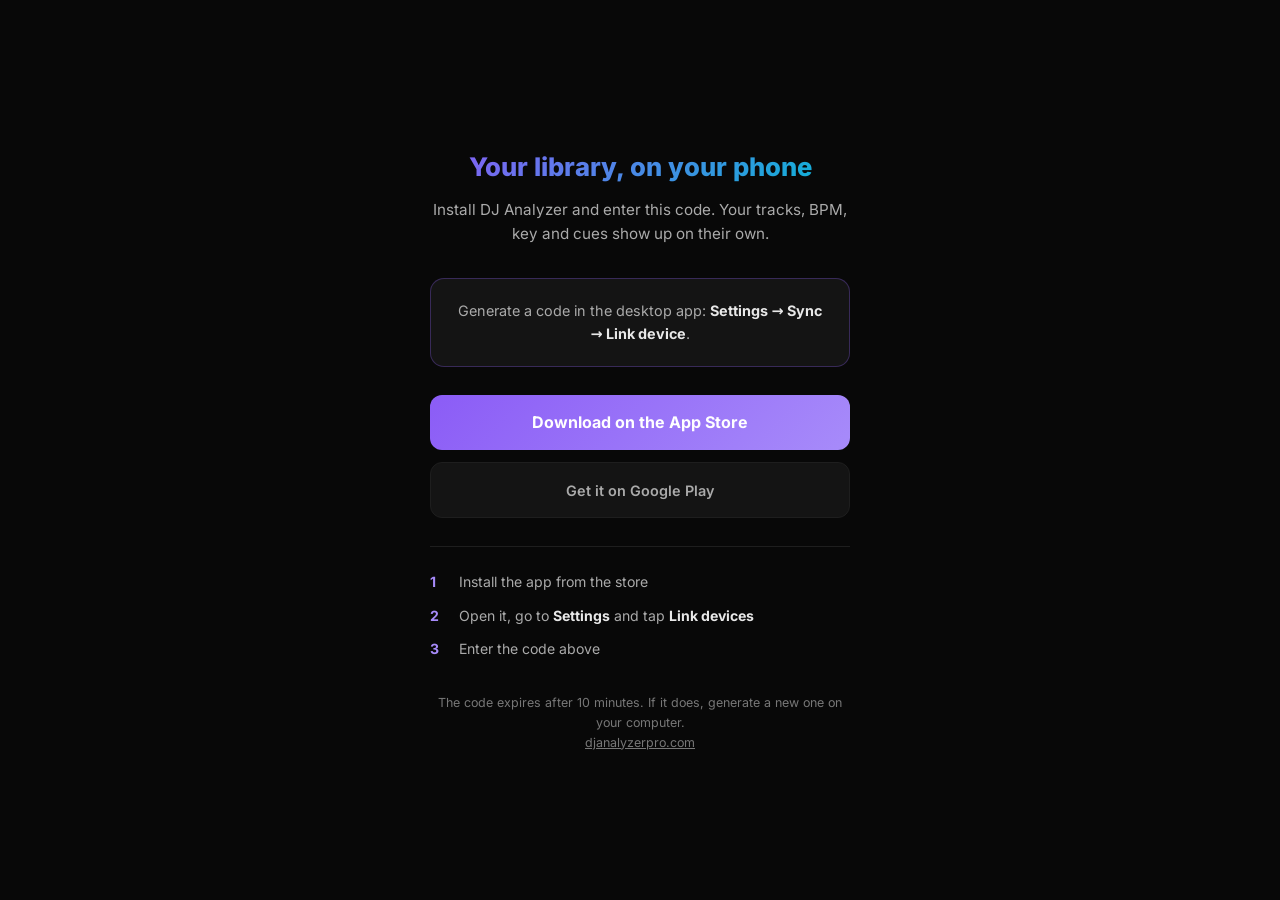
<file: link/index.html>
<!DOCTYPE html>
<html lang="es">
<head>
<meta charset="UTF-8">
<meta name="viewport" content="width=device-width, initial-scale=1.0">
<title>Vincular tu móvil · DJ Analyzer</title>
<meta name="description" content="Conecta tu móvil con DJ Analyzer del ordenador y lleva tu biblioteca en el bolsillo.">
<meta name="robots" content="noindex">
<link rel="icon" href="../favicon.png">
<link rel="preload" href="/fonts/inter-latin-wght-normal.woff2" as="font" type="font/woff2" crossorigin>
<style>@font-face{font-family:'Inter';font-style:normal;font-weight:100 900;font-display:swap;src:url(/fonts/inter-latin-wght-normal.woff2) format('woff2')}</style>
<style>
*,*::before,*::after{box-sizing:border-box;margin:0;padding:0}
:root{
  --bg:#080808;--bg3:#0E0E0E;--bg4:#141414;
  --purple:#8B5CF6;--purple-light:#A78BFA;--cyan:#06B6D4;--green:#22C55E;
  --text:#E8E8E8;--text2:#AAAAAA;--text3:#777777;--border:#1E1E1E;
}
body{font-family:'Inter',system-ui,sans-serif;background:var(--bg);color:var(--text);
  min-height:100vh;display:flex;align-items:center;justify-content:center;padding:1.5rem;line-height:1.6}
.card{max-width:420px;width:100%;text-align:center}
h1{font-size:1.6rem;font-weight:800;margin-bottom:.6rem;
  background:linear-gradient(135deg,var(--purple),var(--cyan));
  -webkit-background-clip:text;background-clip:text;-webkit-text-fill-color:transparent;color:var(--purple-light)}
.sub{color:var(--text2);font-size:.95rem;margin-bottom:2rem}
.code-box{background:var(--bg4);border:1px solid rgba(139,92,246,.3);border-radius:14px;
  padding:1.25rem;margin-bottom:1.75rem}
.code-label{font-size:.68rem;font-weight:700;letter-spacing:1.5px;text-transform:uppercase;
  color:var(--purple-light);margin-bottom:.5rem}
.code{font-size:2rem;font-weight:800;letter-spacing:.35em;color:#fff;
  font-variant-numeric:tabular-nums;word-break:break-all;padding-left:.35em}
.copy{margin-top:.75rem;background:none;border:1px solid var(--border);color:var(--text2);
  font:inherit;font-size:.8rem;padding:.4rem .9rem;border-radius:100px;cursor:pointer}
.copy:hover{border-color:var(--purple);color:var(--purple-light)}
.btn{display:flex;align-items:center;justify-content:center;gap:.6rem;width:100%;
  background:linear-gradient(135deg,var(--purple),var(--purple-light));color:#fff;
  font-weight:700;font-size:1rem;padding:.95rem 1rem;border-radius:12px;text-decoration:none;
  margin-bottom:.75rem}
.btn.ghost{background:var(--bg4);border:1px solid var(--border);color:var(--text2);font-weight:600;font-size:.9rem}
.steps{text-align:left;margin-top:1.75rem;padding-top:1.5rem;border-top:1px solid var(--border)}
.step{display:flex;gap:.7rem;margin-bottom:.7rem;font-size:.88rem;color:var(--text2)}
.step b{color:var(--purple-light);flex:0 0 1.1rem}
.foot{margin-top:2rem;font-size:.78rem;color:var(--text3)}
.foot a{color:var(--text3);text-decoration:underline}
[hidden]{display:none!important}
</style>
</head>
<body>
<div class="card">

  <h1 data-lang="es">Tu biblioteca, en el móvil</h1>
  <h1 data-lang="en">Your library, on your phone</h1>

  <p class="sub" data-lang="es">Instala DJ Analyzer y escribe este código. Tus tracks, BPM, key y cues aparecen solos.</p>
  <p class="sub" data-lang="en">Install DJ Analyzer and enter this code. Your tracks, BPM, key and cues show up on their own.</p>

  <!-- El codigo va PRIMERO y grande. Es lo unico que el usuario necesita
       conservar mientras pasa por la tienda: la app se instala en otra
       pantalla y al volver aqui ya no se acuerda de seis caracteres. -->
  <div class="code-box" id="caja-codigo" hidden>
    <div class="code-label" data-lang="es">Tu código</div>
    <div class="code-label" data-lang="en">Your code</div>
    <div class="code" id="codigo">------</div>
    <button class="copy" id="copiar" data-lang="es">Copiar</button>
    <button class="copy" id="copiar-en" data-lang="en">Copy</button>
  </div>

  <!-- Sin `?code=` esto sigue siendo una pagina util: alguien puede llegar
       aqui desde el movil sin haber escaneado nada. -->
  <div class="code-box" id="sin-codigo" hidden>
    <div data-lang="es" style="font-size:.9rem;color:var(--text2)">Genera un código en la app del ordenador:
      <b style="color:var(--text)">Ajustes → Sincronización → Vincular dispositivo</b>.</div>
    <div data-lang="en" style="font-size:.9rem;color:var(--text2)">Generate a code in the desktop app:
      <b style="color:var(--text)">Settings → Sync → Link device</b>.</div>
  </div>

  <a class="btn" id="tienda" href="#" data-store="link_page" target="_blank" rel="noopener">
    <span id="tienda-txt">App Store</span>
  </a>

  <a class="btn ghost" id="otra" href="#" data-store="link_page_otra" target="_blank" rel="noopener" hidden>
    <span id="otra-txt"></span>
  </a>

  <!-- Los rotulos del paso 2 son los de la app movil, LITERALES. Salen de
       `settingsTitle` y `settingsLinkDevices` en Analyzer/lib/l10n/app_es.arb
       y app_en.arb (pantalla: lib/screens/home_screen.dart, seccion VINCULAR
       DISPOSITIVOS). Si alli se renombran, aqui hay que cambiarlos: esta
       pagina es lo primero que ve alguien que acaba de instalar, y mandarle a
       tocar un boton que no existe le deja sin salida justo en el ultimo paso.
       Ya paso: decia «Vincular con mi ordenador», que no existe en ningun
       sitio. Un repo distinto no puede tener test que lo ate. -->
  <div class="steps">
    <div data-lang="es">
      <div class="step"><b>1</b><span>Instala la app desde la tienda</span></div>
      <div class="step"><b>2</b><span>Ábrela, entra en <b style="color:var(--text)">Configuración</b> y toca <b style="color:var(--text)">Vincular dispositivos</b></span></div>
      <div class="step"><b>3</b><span>Escribe el código de arriba</span></div>
    </div>
    <div data-lang="en">
      <div class="step"><b>1</b><span>Install the app from the store</span></div>
      <div class="step"><b>2</b><span>Open it, go to <b style="color:var(--text)">Settings</b> and tap <b style="color:var(--text)">Link devices</b></span></div>
      <div class="step"><b>3</b><span>Enter the code above</span></div>
    </div>
  </div>

  <p class="foot">
    <span data-lang="es">El código caduca a los 10 minutos. Si expira, genera otro en el ordenador.</span>
    <span data-lang="en">The code expires after 10 minutes. If it does, generate a new one on your computer.</span>
    <br><a href="../">djanalyzerpro.com</a>
  </p>

</div>

<script>
(function () {
  var IOS   = 'https://apps.apple.com/app/id6763842357';
  var PLAY  = 'https://play.google.com/store/apps/details?id=com.djanalyzerpro.app';
  var API   = 'https://dj-analyzer-api.onrender.com';

  // Idioma: mismo criterio que el resto del sitio.
  var es = (navigator.language || 'es').toLowerCase().indexOf('es') === 0;
  Array.prototype.forEach.call(document.querySelectorAll('[data-lang]'), function (el) {
    if (el.getAttribute('data-lang') !== (es ? 'es' : 'en')) el.hidden = true;
  });

  // El codigo viene por query. Se sanea: va a la pantalla y al portapapeles,
  // y no hay razon para aceptar nada que no sea lo que genera el servidor.
  var code = (new URLSearchParams(location.search).get('code') || '')
               .toUpperCase().replace(/[^A-Z0-9]/g, '').slice(0, 12);
  if (code) {
    document.getElementById('codigo').textContent = code;
    document.getElementById('caja-codigo').hidden = false;
  } else {
    document.getElementById('sin-codigo').hidden = false;
  }

  var ua = navigator.userAgent || '';
  var esIOS = /iPad|iPhone|iPod/.test(ua) ||
              (/Mac/.test(ua) && navigator.maxTouchPoints > 1); // iPad moderno
  var esAndroid = /Android/i.test(ua);
  var plataforma = esIOS ? 'ios' : (esAndroid ? 'android' : 'otro');

  var tienda = document.getElementById('tienda');
  var otra = document.getElementById('otra');
  if (esAndroid) {
    tienda.href = PLAY;  document.getElementById('tienda-txt').textContent = es ? 'Instalar desde Google Play' : 'Get it on Google Play';
  } else if (esIOS) {
    tienda.href = IOS;   document.getElementById('tienda-txt').textContent = es ? 'Instalar desde el App Store' : 'Download on the App Store';
  } else {
    // Ni iOS ni Android: casi seguro que abrio el enlace en el ordenador. NO se
    // le esconden las tiendas —puede querer mandarselo— pero lo primero que lee
    // es que esto se abre desde el telefono.
    document.getElementById('tienda-txt').textContent = es ? 'Instalar desde el App Store' : 'Download on the App Store';
    tienda.href = IOS;
    otra.hidden = false; otra.href = PLAY;
    document.getElementById('otra-txt').textContent = es ? 'Instalar desde Google Play' : 'Get it on Google Play';
    document.querySelector('.sub').textContent = es
      ? 'Abre esta página en tu móvil (escanea el QR desde la app del ordenador).'
      : 'Open this page on your phone (scan the QR from the desktop app).';
  }

  function copiar() {
    if (!code) return;
    var ok = function () {
      var b = document.getElementById(es ? 'copiar' : 'copiar-en');
      b.textContent = es ? '¡Copiado!' : 'Copied!';
    };
    if (navigator.clipboard) { navigator.clipboard.writeText(code).then(ok, function(){}); return; }
    // Sin Clipboard API (http, navegadores viejos): seleccionar es mejor que nada.
    var r = document.createRange(); r.selectNode(document.getElementById('codigo'));
    var s = window.getSelection(); s.removeAllRanges(); s.addRange(r);
    try { document.execCommand('copy'); ok(); } catch (e) {}
  }
  document.getElementById('copiar').addEventListener('click', copiar);
  document.getElementById('copiar-en').addEventListener('click', copiar);

  // TELEMETRIA. Sin esto no se puede distinguir «nadie escanea el QR» de
  // «escanean pero no instalan» — dos causas con arreglos opuestos, y la unica
  // señal que hay hoy (`device_linked`) esta al final del todo del embudo.
  //
  // Va sin device_id a proposito, como el resto de la web: son visitas
  // anonimas y salen por `window_devices`.
  function track(nombre, props) {
    try {
      var body = {event_name: nombre, platform: 'web'};
      if (props) body.props = props;
      fetch(API + '/client-event', {
        method: 'POST', headers: {'Content-Type': 'application/json'},
        body: JSON.stringify(body), keepalive: true, mode: 'cors'
      }).catch(function () {});
    } catch (e) {}
  }
  track('link_page_opened', {platform: plataforma, con_codigo: code ? 1 : 0});

  document.addEventListener('click', function (ev) {
    var a = ev.target && ev.target.closest ? ev.target.closest('a[data-store]') : null;
    if (!a) return;
    track('link_page_store_click', {platform: plataforma});
  }, true);
})();
</script>
</body>
</html>
</file>
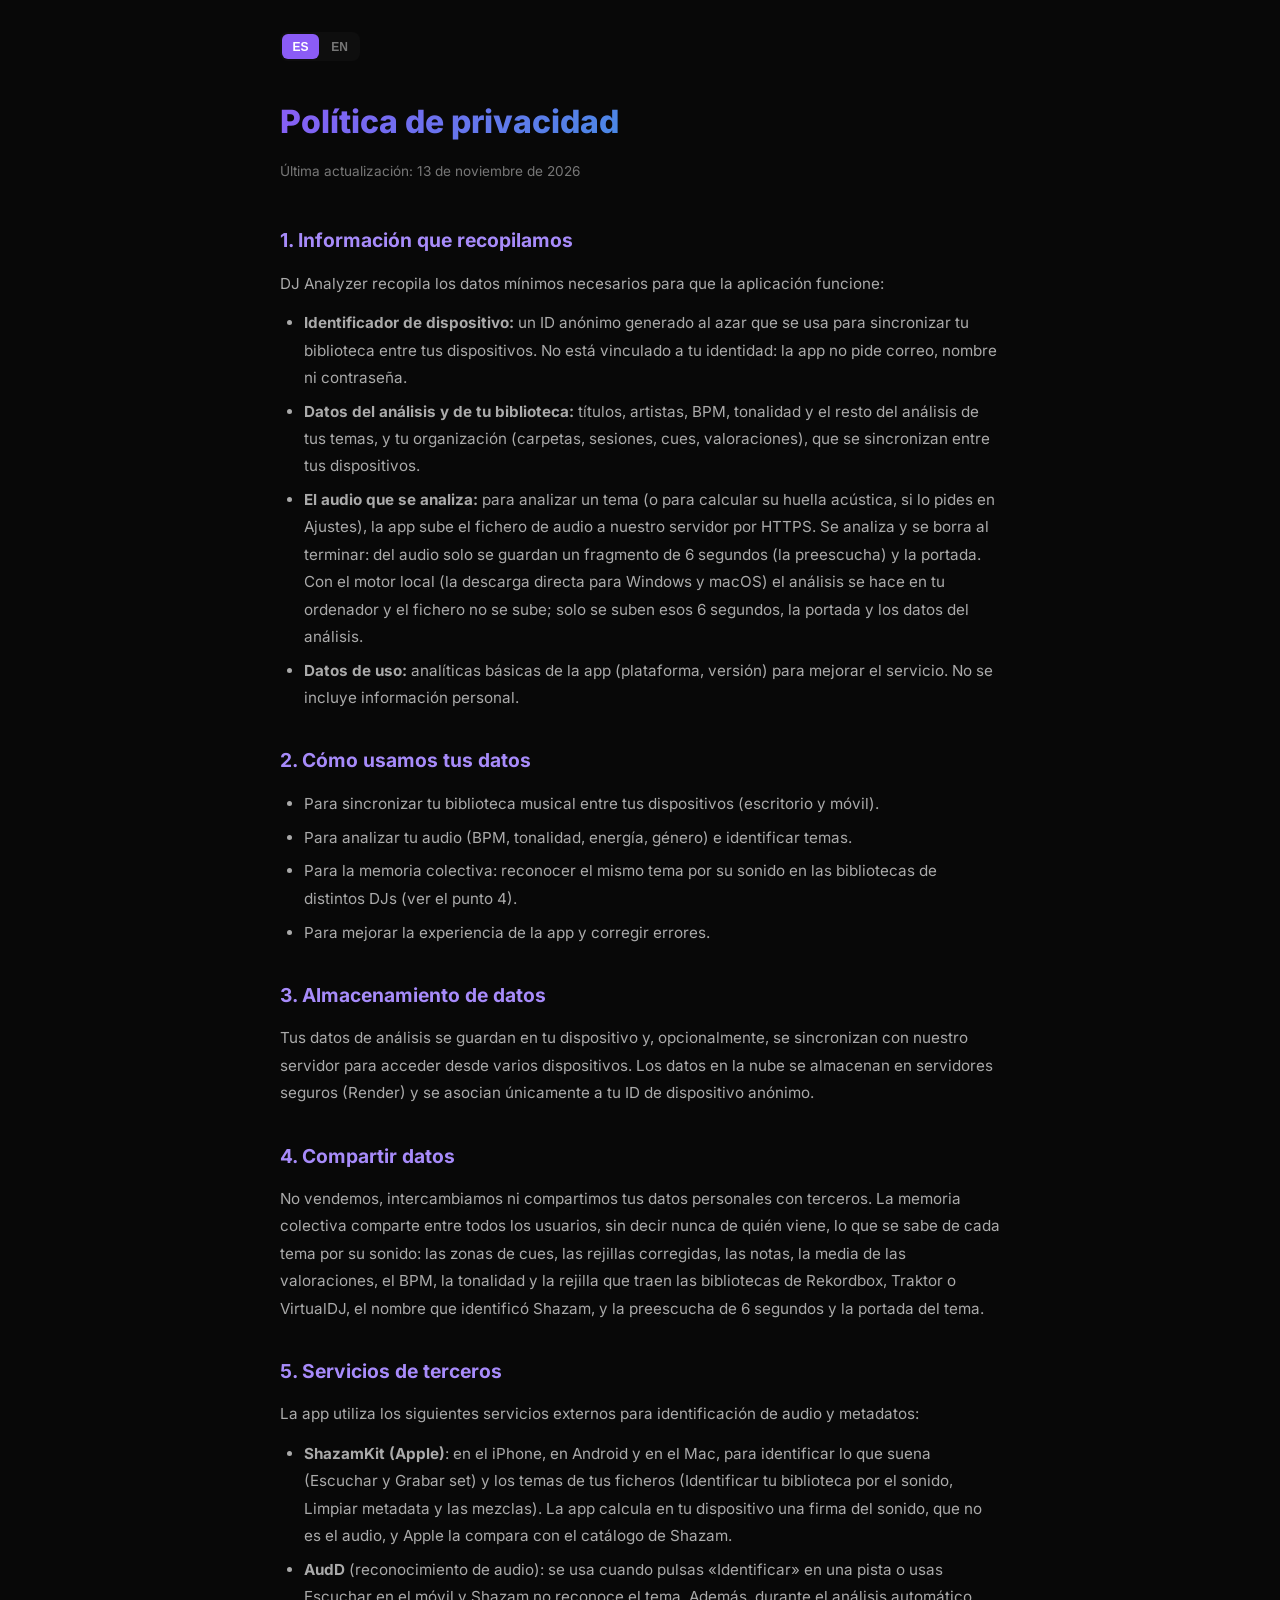
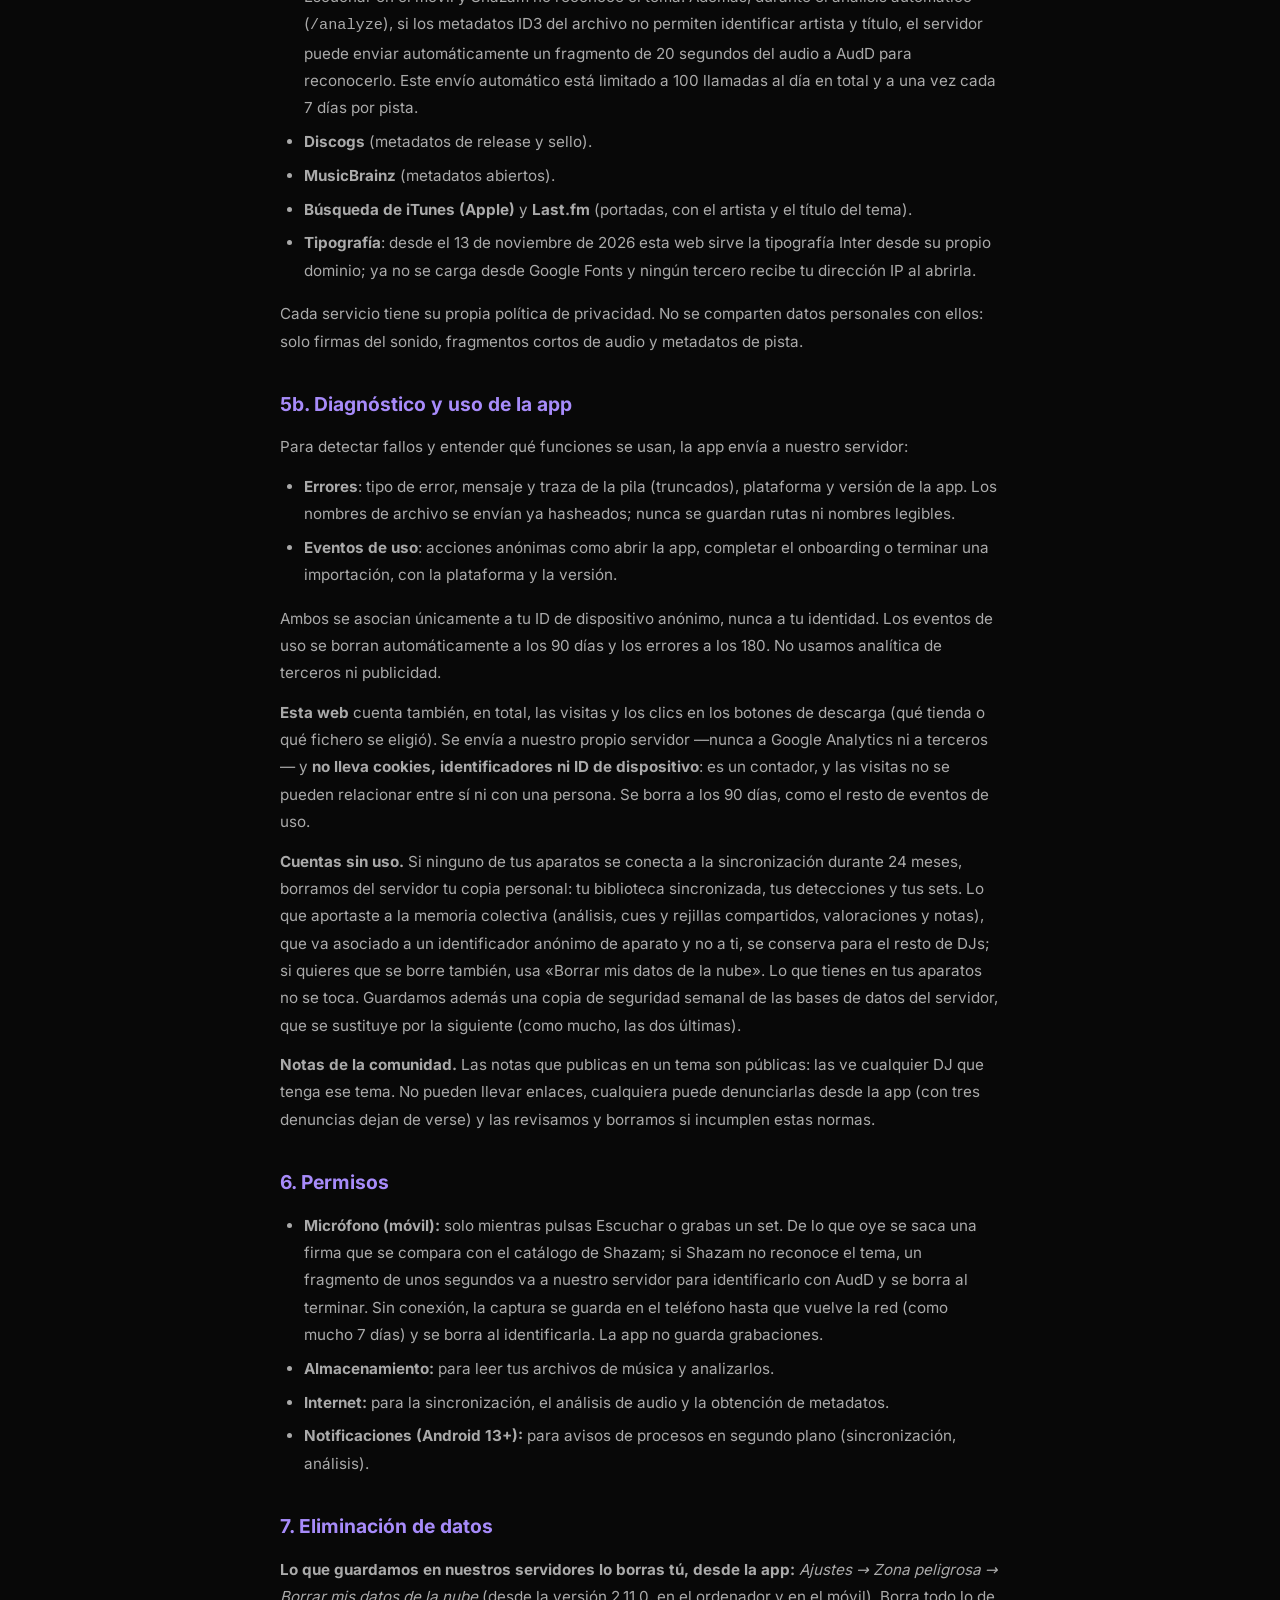
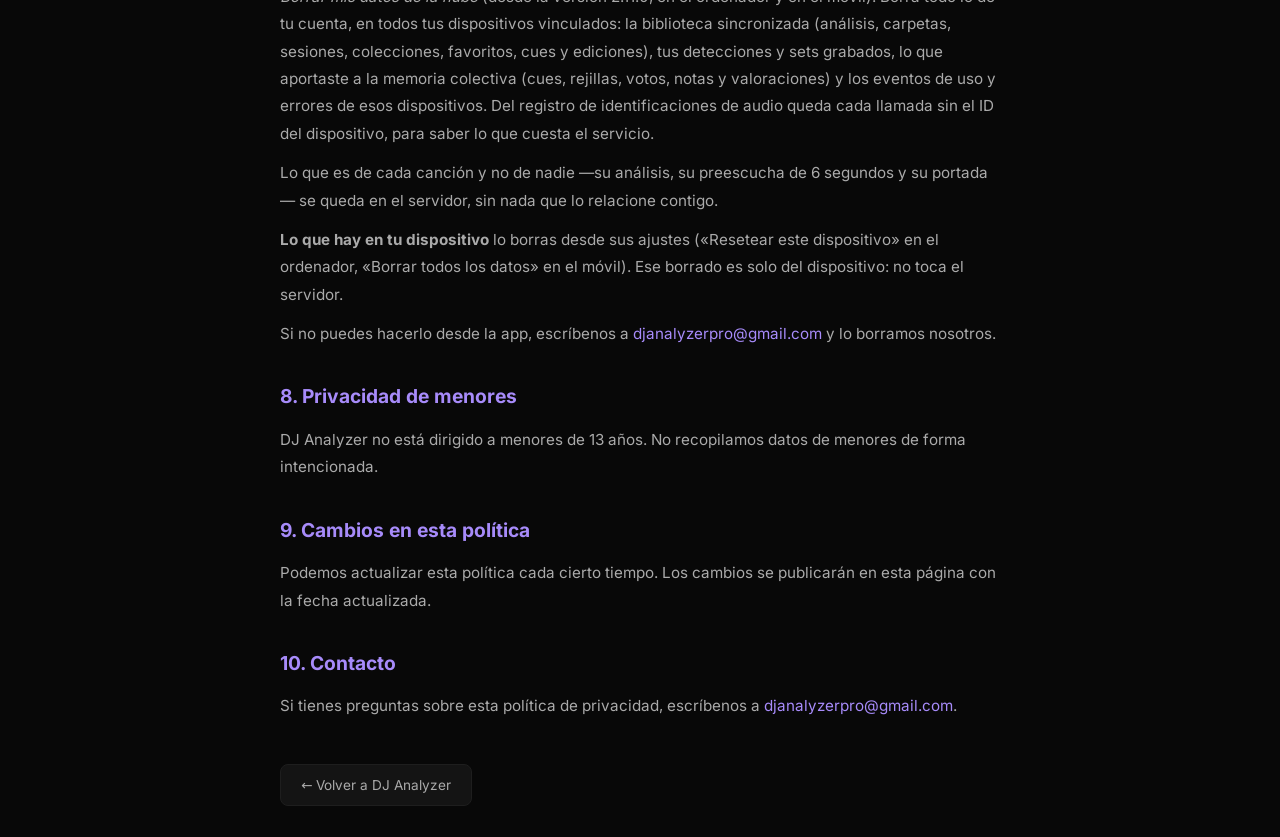
<file: privacy.html>
<!DOCTYPE html>
<html lang="es">
<head>
<meta charset="UTF-8">
<meta name="viewport" content="width=device-width, initial-scale=1.0">
<title>Privacy Policy - DJ Analyzer</title>
<meta name="description" content="Politica de privacidad de DJ Analyzer / DJ Analyzer privacy policy.">
<link rel="preload" href="/fonts/inter-latin-wght-normal.woff2" as="font" type="font/woff2" crossorigin>
<style>@font-face{font-family:'Inter';font-style:normal;font-weight:100 900;font-display:swap;src:url(/fonts/inter-latin-wght-normal.woff2) format('woff2')}</style>
<style>
*,*::before,*::after{box-sizing:border-box;margin:0;padding:0}
body{font-family:'Inter',system-ui,sans-serif;background:#080808;color:#E8E8E8;line-height:1.8;padding:2rem}
.container{max-width:720px;margin:0 auto}
a{color:#A78BFA;text-decoration:none}
a:hover{color:#8B5CF6}
h1{font-size:2rem;font-weight:800;margin-bottom:.5rem;background:linear-gradient(135deg,#8B5CF6,#06B6D4);-webkit-background-clip:text;-webkit-text-fill-color:transparent}
.updated{color:#777;font-size:.85rem;margin-bottom:2.5rem}
h2{font-size:1.2rem;font-weight:700;margin-top:2rem;margin-bottom:.75rem;color:#A78BFA}
p,li{color:#AAA;font-size:.95rem;margin-bottom:.75rem}
ul{padding-left:1.5rem;margin-bottom:1rem}
li{margin-bottom:.4rem}
.back{display:inline-block;margin-top:2rem;padding:.5rem 1.25rem;background:#141414;border:1px solid #1E1E1E;border-radius:8px;font-size:.85rem;color:#AAA;transition:all .2s}
.back:hover{border-color:#8B5CF6;color:#E8E8E8}

/* LANG TOGGLE */
.lang-toggle{display:flex;gap:2px;background:#0E0E0E;border-radius:8px;padding:2px;margin-bottom:2rem;width:fit-content}
.lang-btn{padding:.35rem .65rem;border-radius:6px;font-size:.75rem;font-weight:600;cursor:pointer;border:none;background:transparent;color:#777;transition:all .2s}
.lang-btn.active{background:#8B5CF6;color:#fff}
[data-lang="en"]{display:none}
body.en [data-lang="en"]{display:revert}
body.en [data-lang="es"]{display:none}
</style>
</head>
<body>
<div class="container">

<div class="lang-toggle">
  <button class="lang-btn active" onclick="setLang('es')">ES</button>
  <button class="lang-btn" onclick="setLang('en')">EN</button>
</div>

<!-- ES -->
<div data-lang="es">
<h1>Política de privacidad</h1>
<p class="updated">Última actualización: 13 de noviembre de 2026</p>

<h2>1. Información que recopilamos</h2>
<p>DJ Analyzer recopila los datos mínimos necesarios para que la aplicación funcione:</p>
<ul>
<li><strong>Identificador de dispositivo:</strong> un ID anónimo generado al azar que se usa para sincronizar tu biblioteca entre tus dispositivos. No está vinculado a tu identidad: la app no pide correo, nombre ni contraseña.</li>
<li><strong>Datos del análisis y de tu biblioteca:</strong> títulos, artistas, BPM, tonalidad y el resto del análisis de tus temas, y tu organización (carpetas, sesiones, cues, valoraciones), que se sincronizan entre tus dispositivos.</li>
<li><strong>El audio que se analiza:</strong> para analizar un tema (o para calcular su huella acústica, si lo pides en Ajustes), la app sube el fichero de audio a nuestro servidor por HTTPS. Se analiza y se borra al terminar: del audio solo se guardan un fragmento de 6 segundos (la preescucha) y la portada. Con el motor local (la descarga directa para Windows y macOS) el análisis se hace en tu ordenador y el fichero no se sube; solo se suben esos 6 segundos, la portada y los datos del análisis.</li>
<li><strong>Datos de uso:</strong> analíticas básicas de la app (plataforma, versión) para mejorar el servicio. No se incluye información personal.</li>
</ul>

<h2>2. Cómo usamos tus datos</h2>
<ul>
<li>Para sincronizar tu biblioteca musical entre tus dispositivos (escritorio y móvil).</li>
<li>Para analizar tu audio (BPM, tonalidad, energía, género) e identificar temas.</li>
<li>Para la memoria colectiva: reconocer el mismo tema por su sonido en las bibliotecas de distintos DJs (ver el punto 4).</li>
<li>Para mejorar la experiencia de la app y corregir errores.</li>
</ul>

<h2>3. Almacenamiento de datos</h2>
<p>Tus datos de análisis se guardan en tu dispositivo y, opcionalmente, se sincronizan con nuestro servidor para acceder desde varios dispositivos. Los datos en la nube se almacenan en servidores seguros (Render) y se asocian únicamente a tu ID de dispositivo anónimo.</p>

<h2>4. Compartir datos</h2>
<p>No vendemos, intercambiamos ni compartimos tus datos personales con terceros. La memoria colectiva comparte entre todos los usuarios, sin decir nunca de quién viene, lo que se sabe de cada tema por su sonido: las zonas de cues, las rejillas corregidas, las notas, la media de las valoraciones, el BPM, la tonalidad y la rejilla que traen las bibliotecas de Rekordbox, Traktor o VirtualDJ, el nombre que identificó Shazam, y la preescucha de 6 segundos y la portada del tema.</p>

<h2>5. Servicios de terceros</h2>
<p>La app utiliza los siguientes servicios externos para identificación de audio y metadatos:</p>
<ul>
<li><strong>ShazamKit (Apple)</strong>: en el iPhone, en Android y en el Mac, para identificar lo que suena (Escuchar y Grabar set) y los temas de tus ficheros (Identificar tu biblioteca por el sonido, Limpiar metadata y las mezclas). La app calcula en tu dispositivo una firma del sonido, que no es el audio, y Apple la compara con el catálogo de Shazam.</li>
<li><strong>AudD</strong> (reconocimiento de audio): se usa cuando pulsas «Identificar» en una pista o usas Escuchar en el móvil y Shazam no reconoce el tema. Además, durante el análisis automático (<code>/analyze</code>), si los metadatos ID3 del archivo no permiten identificar artista y título, el servidor puede enviar automáticamente un fragmento de 20 segundos del audio a AudD para reconocerlo. Este envío automático está limitado a 100 llamadas al día en total y a una vez cada 7 días por pista.</li>
<li><strong>Discogs</strong> (metadatos de release y sello).</li>
<li><strong>MusicBrainz</strong> (metadatos abiertos).</li>
<li><strong>Búsqueda de iTunes (Apple)</strong> y <strong>Last.fm</strong> (portadas, con el artista y el título del tema).</li>
<li><strong>Tipografía</strong>: desde el 13 de noviembre de 2026 esta web sirve la tipografía Inter desde su propio dominio; ya no se carga desde Google Fonts y ningún tercero recibe tu dirección IP al abrirla.</li>
</ul>
<p>Cada servicio tiene su propia política de privacidad. No se comparten datos personales con ellos: solo firmas del sonido, fragmentos cortos de audio y metadatos de pista.</p>

<h2>5b. Diagnóstico y uso de la app</h2>
<p>Para detectar fallos y entender qué funciones se usan, la app envía a nuestro servidor:</p>
<ul>
<li><strong>Errores</strong>: tipo de error, mensaje y traza de la pila (truncados), plataforma y versión de la app. Los nombres de archivo se envían ya hasheados; nunca se guardan rutas ni nombres legibles.</li>
<li><strong>Eventos de uso</strong>: acciones anónimas como abrir la app, completar el onboarding o terminar una importación, con la plataforma y la versión.</li>
</ul>
<p>Ambos se asocian únicamente a tu ID de dispositivo anónimo, nunca a tu identidad. Los eventos de uso se borran automáticamente a los 90 días y los errores a los 180. No usamos analítica de terceros ni publicidad.</p>

<p><strong>Esta web</strong> cuenta también, en total, las visitas y los clics en los botones de descarga (qué tienda o qué fichero se eligió). Se envía a nuestro propio servidor &mdash;nunca a Google Analytics ni a terceros&mdash; y <strong>no lleva cookies, identificadores ni ID de dispositivo</strong>: es un contador, y las visitas no se pueden relacionar entre sí ni con una persona. Se borra a los 90 días, como el resto de eventos de uso.</p>

<p><strong>Cuentas sin uso.</strong> Si ninguno de tus aparatos se conecta a la sincronización durante 24 meses, borramos del servidor tu copia personal: tu biblioteca sincronizada, tus detecciones y tus sets. Lo que aportaste a la memoria colectiva (análisis, cues y rejillas compartidos, valoraciones y notas), que va asociado a un identificador anónimo de aparato y no a ti, se conserva para el resto de DJs; si quieres que se borre también, usa «Borrar mis datos de la nube». Lo que tienes en tus aparatos no se toca. Guardamos además una copia de seguridad semanal de las bases de datos del servidor, que se sustituye por la siguiente (como mucho, las dos últimas).</p>
<p><strong>Notas de la comunidad.</strong> Las notas que publicas en un tema son públicas: las ve cualquier DJ que tenga ese tema. No pueden llevar enlaces, cualquiera puede denunciarlas desde la app (con tres denuncias dejan de verse) y las revisamos y borramos si incumplen estas normas.</p>

<h2>6. Permisos</h2>
<ul>
<li><strong>Micrófono (móvil):</strong> solo mientras pulsas Escuchar o grabas un set. De lo que oye se saca una firma que se compara con el catálogo de Shazam; si Shazam no reconoce el tema, un fragmento de unos segundos va a nuestro servidor para identificarlo con AudD y se borra al terminar. Sin conexión, la captura se guarda en el teléfono hasta que vuelve la red (como mucho 7 días) y se borra al identificarla. La app no guarda grabaciones.</li>
<li><strong>Almacenamiento:</strong> para leer tus archivos de música y analizarlos.</li>
<li><strong>Internet:</strong> para la sincronización, el análisis de audio y la obtención de metadatos.</li>
<li><strong>Notificaciones (Android 13+):</strong> para avisos de procesos en segundo plano (sincronización, análisis).</li>
</ul>

<h2 id="borrar">7. Eliminación de datos</h2>
<p><strong>Lo que guardamos en nuestros servidores lo borras tú, desde la app:</strong> <em>Ajustes &rarr; Zona peligrosa &rarr; Borrar mis datos de la nube</em> (desde la versión 2.11.0, en el ordenador y en el móvil). Borra todo lo de tu cuenta, en todos tus dispositivos vinculados: la biblioteca sincronizada (análisis, carpetas, sesiones, colecciones, favoritos, cues y ediciones), tus detecciones y sets grabados, lo que aportaste a la memoria colectiva (cues, rejillas, votos, notas y valoraciones) y los eventos de uso y errores de esos dispositivos. Del registro de identificaciones de audio queda cada llamada sin el ID del dispositivo, para saber lo que cuesta el servicio.</p>
<p>Lo que es de cada canción y no de nadie &mdash;su análisis, su preescucha de 6 segundos y su portada&mdash; se queda en el servidor, sin nada que lo relacione contigo.</p>
<p><strong>Lo que hay en tu dispositivo</strong> lo borras desde sus ajustes (&laquo;Resetear este dispositivo&raquo; en el ordenador, &laquo;Borrar todos los datos&raquo; en el móvil). Ese borrado es solo del dispositivo: no toca el servidor.</p>
<p>Si no puedes hacerlo desde la app, escríbenos a <a href="mailto:djanalyzerpro@gmail.com">djanalyzerpro@gmail.com</a> y lo borramos nosotros.</p>

<h2>8. Privacidad de menores</h2>
<p>DJ Analyzer no está dirigido a menores de 13 años. No recopilamos datos de menores de forma intencionada.</p>

<h2>9. Cambios en esta política</h2>
<p>Podemos actualizar esta política cada cierto tiempo. Los cambios se publicarán en esta página con la fecha actualizada.</p>

<h2>10. Contacto</h2>
<p>Si tienes preguntas sobre esta política de privacidad, escríbenos a <a href="mailto:djanalyzerpro@gmail.com">djanalyzerpro@gmail.com</a>.</p>

<a href="index.html" class="back">&larr; Volver a DJ Analyzer</a>
</div>

<!-- EN -->
<div data-lang="en">
<h1>Privacy Policy</h1>
<p class="updated">Last updated: November 13, 2026</p>

<h2>1. Information We Collect</h2>
<p>DJ Analyzer collects minimal data necessary for the app to function:</p>
<ul>
<li><strong>Device identifier:</strong> A randomly generated anonymous ID used for cloud sync between your devices. It is not linked to your personal identity: the app asks for no email, name or password.</li>
<li><strong>Analysis and library data:</strong> Track titles, artists, BPM, key and the rest of each track's analysis, and your organization (folders, sessions, cues, ratings), synced between your devices.</li>
<li><strong>The audio being analyzed:</strong> To analyze a track (or to compute its acoustic fingerprint, if you ask for it in Settings), the app uploads the audio file to our server over HTTPS. It is analyzed and deleted when done: only a 6-second excerpt (the preview) and the artwork are kept. With the local engine (the direct download for Windows and macOS) the analysis runs on your computer and the file is not uploaded; only those 6 seconds, the artwork and the analysis data are.</li>
<li><strong>Usage data:</strong> Basic app analytics (platform, app version) to improve the service. No personal information is included.</li>
</ul>

<h2>2. How We Use Your Data</h2>
<ul>
<li>To sync your music library between your devices (desktop and mobile).</li>
<li>To analyze your audio (BPM, key, energy, genre) and identify tracks.</li>
<li>For the shared memory: recognizing the same track by its sound across different DJs' libraries (see section 4).</li>
<li>To improve the app experience and fix bugs.</li>
</ul>

<h2>3. Data Storage</h2>
<p>Your analysis data is stored locally on your device and optionally synced to our cloud server for cross-device access. Cloud data is stored on secure servers (Render) and is associated only with your anonymous device ID.</p>

<h2>4. Data Sharing</h2>
<p>We do not sell, trade, or share your personal data with third parties. The shared memory shares among all users, without ever saying who it comes from, what is known about each track by its sound: cue zones, corrected beat grids, notes, the average rating, the BPM, key and beat grid that Rekordbox, Traktor or VirtualDJ libraries bring in, the name Shazam identified, and the track's 6-second preview and artwork.</p>

<h2>5. Third-Party Services</h2>
<p>The app uses the following third-party services for audio identification and metadata:</p>
<ul>
<li><strong>ShazamKit (Apple)</strong>: on iPhone, Android and Mac, to identify what's playing (Listen and Record a set) and the tracks in your files (Identify your library by its sound, Fix metadata and mixes). The app computes a signature of the sound on your device, which is not the audio, and Apple matches it against the Shazam catalog.</li>
<li><strong>AudD</strong> (audio recognition): used when you press "Identify" on a track, or use Listen on mobile and Shazam doesn't recognize the track. Additionally, during automatic analysis (<code>/analyze</code>), if a file's ID3 metadata does not allow identifying artist and title, the backend may automatically send a 20-second audio snippet to AudD for recognition. This automatic trigger is rate-limited to 100 calls/day globally and a 7-day cooldown per track to minimize data sent.</li>
<li><strong>Discogs</strong> (release and label metadata).</li>
<li><strong>MusicBrainz</strong> (open metadata).</li>
<li><strong>iTunes Search (Apple)</strong> and <strong>Last.fm</strong> (artwork, using the track's artist and title).</li>
<li><strong>Typeface</strong>: since 13 November 2026 this website serves the Inter typeface from its own domain; it is no longer loaded from Google Fonts and no third party receives your IP address when you open it.</li>
</ul>
<p>Each service has its own privacy policy. No personal data is shared with them &mdash; only sound signatures, short audio snippets and track metadata.</p>

<h2>5b. Diagnostics and usage</h2>
<p>To detect failures and understand which features are used, the app sends our server:</p>
<ul>
<li><strong>Errors</strong>: error type, message and stack trace (truncated), platform and app version. Filenames are hashed before being sent; readable names and paths are never stored.</li>
<li><strong>Usage events</strong>: anonymous actions such as opening the app, completing onboarding or finishing an import, with platform and version.</li>
</ul>
<p>Both are tied only to your anonymous device ID, never to your identity. Usage events are deleted automatically after 90 days and errors after 180. We use no third-party analytics and no advertising.</p>
<p><strong>Unused accounts.</strong> If none of your devices connects to sync for 24 months, we delete your personal copy from the server: your synced library, your detections and your sets. What you contributed to the collective memory (analyses, shared cues and beat grids, ratings and notes), which is tied to an anonymous device ID rather than to you, is kept for the other DJs; if you want it deleted too, use "Delete my cloud data". Nothing on your devices is touched. We also keep a weekly backup of the server databases, replaced by the next one (at most the last two).</p>
<p><strong>Community notes.</strong> Notes you post on a track are public: any DJ who has that track sees them. They can't contain links, anyone can report them from the app (after three reports they are hidden) and we review and delete them if they break these rules.</p>

<p><strong>This website</strong> also counts, in aggregate, page visits and clicks on the download buttons (which store or file was chosen). This is sent to our own server &mdash; never to Google Analytics or any third party &mdash; and carries <strong>no cookies, no identifiers and no device ID</strong>: it is a plain counter, and individual visits cannot be linked to each other or to a person. Same 90-day deletion as the rest of usage events.</p>

<h2>6. Permissions</h2>
<ul>
<li><strong>Microphone (mobile):</strong> Only while you press Listen or record a set. A signature is taken from what it hears and matched against the Shazam catalog; if Shazam doesn't recognize the track, a few seconds go to our server to identify it with AudD and are deleted when done. Offline, the capture is kept on the phone until you're back online (7 days at most) and deleted once identified. The app keeps no recordings.</li>
<li><strong>Storage:</strong> To read your music files for analysis.</li>
<li><strong>Internet:</strong> For cloud sync, audio analysis, and metadata retrieval.</li>
<li><strong>Notifications (Android 13+):</strong> For background process alerts (sync, analysis).</li>
</ul>

<h2 id="delete">7. Data Deletion</h2>
<p><strong>What we keep on our servers, you delete yourself from the app:</strong> <em>Settings &rarr; Danger zone &rarr; Delete my cloud data</em> (from version 2.11.0, on desktop and mobile). It deletes everything in your account, on all your linked devices: the synced library (analyses, folders, sessions, collections, favorites, cues and edits), your detections and recorded sets, what you contributed to the shared memory (cues, grids, votes, notes and ratings), and the usage events and errors of those devices. The log of audio identifications keeps each call without the device ID, so we know what the service costs.</p>
<p>What belongs to each song and to nobody &mdash; its analysis, its 6-second preview and its artwork &mdash; stays on the server, with nothing linking it to you.</p>
<p><strong>What's on your device</strong> you delete from its settings (&ldquo;Reset this device&rdquo; on desktop, &ldquo;Clear all data&rdquo; on mobile). That deletion is local only: it does not touch the server.</p>
<p>If you can't do it from the app, email us at <a href="mailto:djanalyzerpro@gmail.com">djanalyzerpro@gmail.com</a> and we'll delete it.</p>

<h2>8. Children's Privacy</h2>
<p>DJ Analyzer is not directed at children under 13. We do not knowingly collect data from children.</p>

<h2>9. Changes to This Policy</h2>
<p>We may update this policy from time to time. Changes will be posted on this page with an updated date.</p>

<h2>10. Contact</h2>
<p>If you have questions about this privacy policy, contact us at <a href="mailto:djanalyzerpro@gmail.com">djanalyzerpro@gmail.com</a>.</p>

<a href="index.html" class="back">&larr; Back to DJ Analyzer</a>
</div>

</div>

<script>
function setLang(lang){
  document.body.className = lang === 'en' ? 'en' : '';
  document.querySelectorAll('.lang-btn').forEach(b => b.classList.remove('active'));
  document.querySelector(`.lang-btn[onclick="setLang('${lang}')"]`).classList.add('active');
  localStorage.setItem('lang', lang);
  document.documentElement.lang = lang;
}
// ?lang=en manda (los enlaces en inglés de la web), luego lo que eligió.
const urlLang = new URLSearchParams(location.search).get('lang');
const saved = localStorage.getItem('lang');
if (urlLang === 'en' || urlLang === 'es') setLang(urlLang);
else if (saved) setLang(saved);
</script>

</body>
</html>
</file>
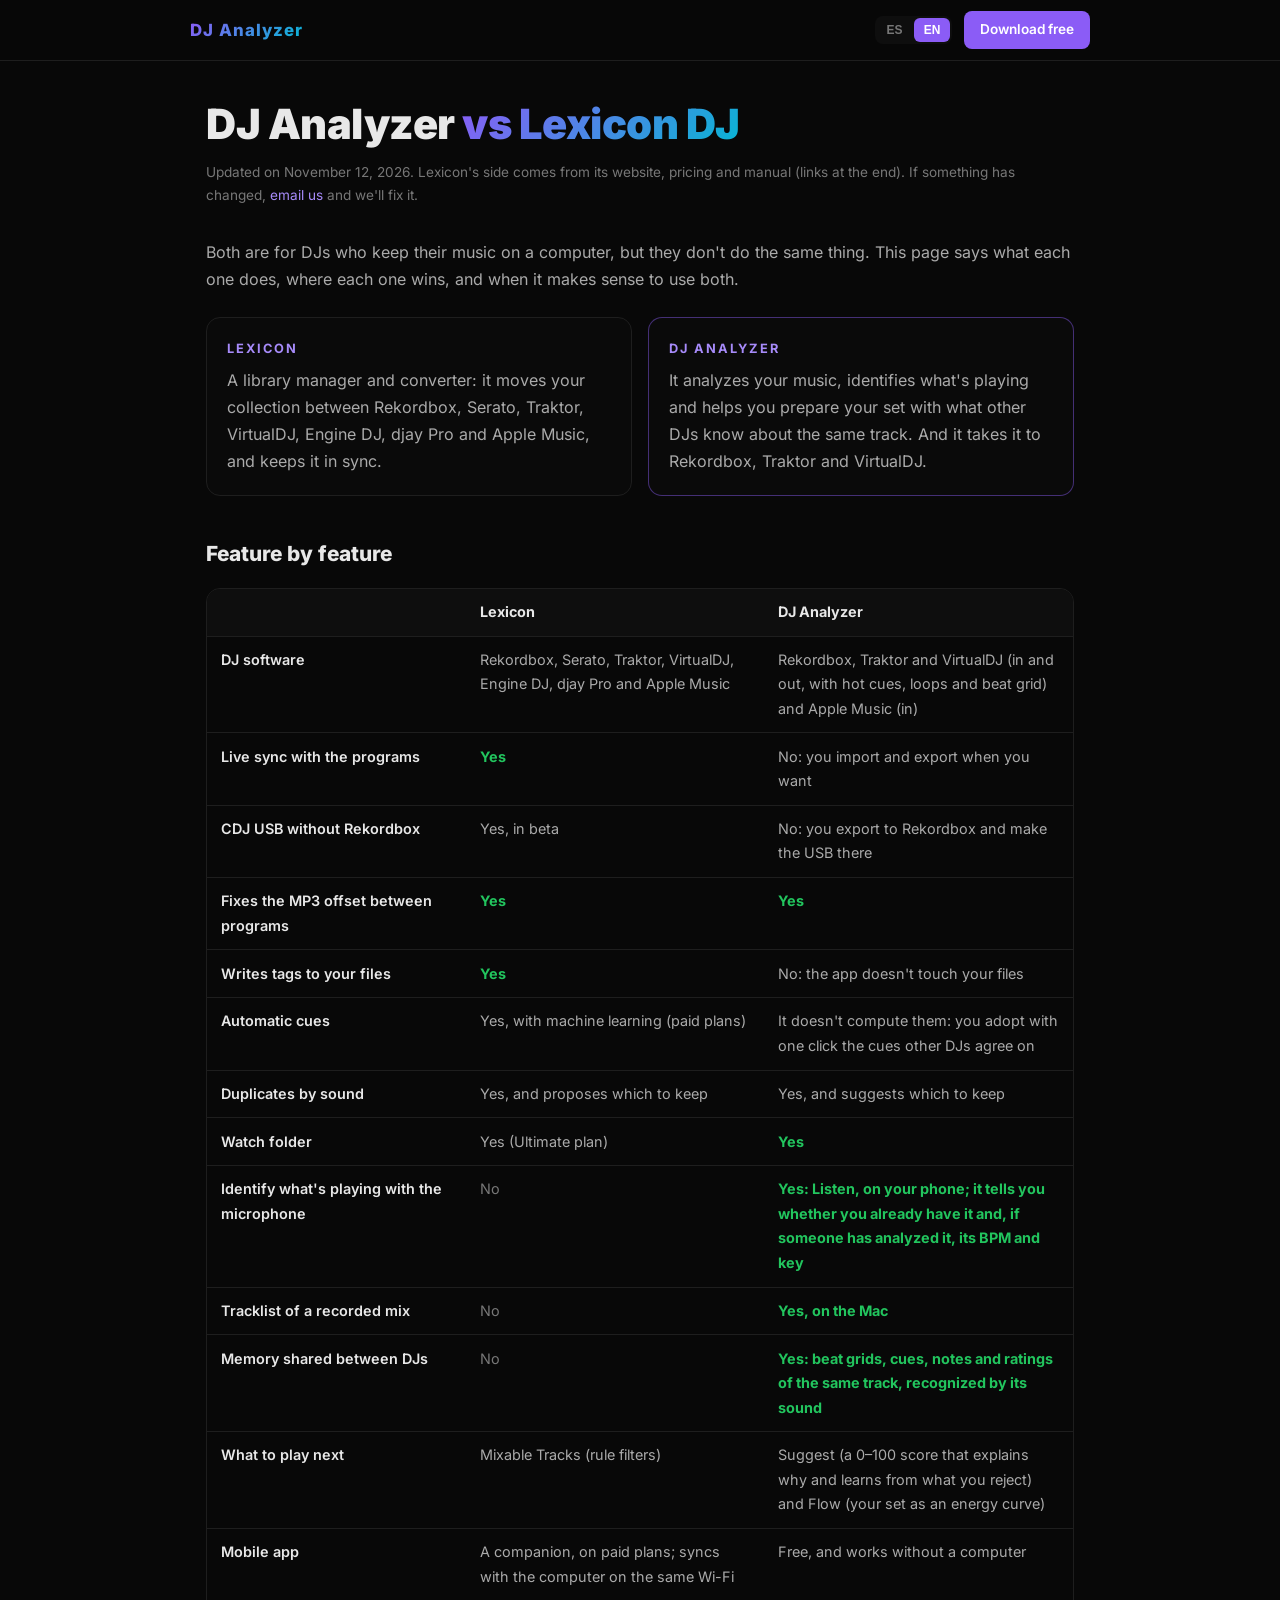
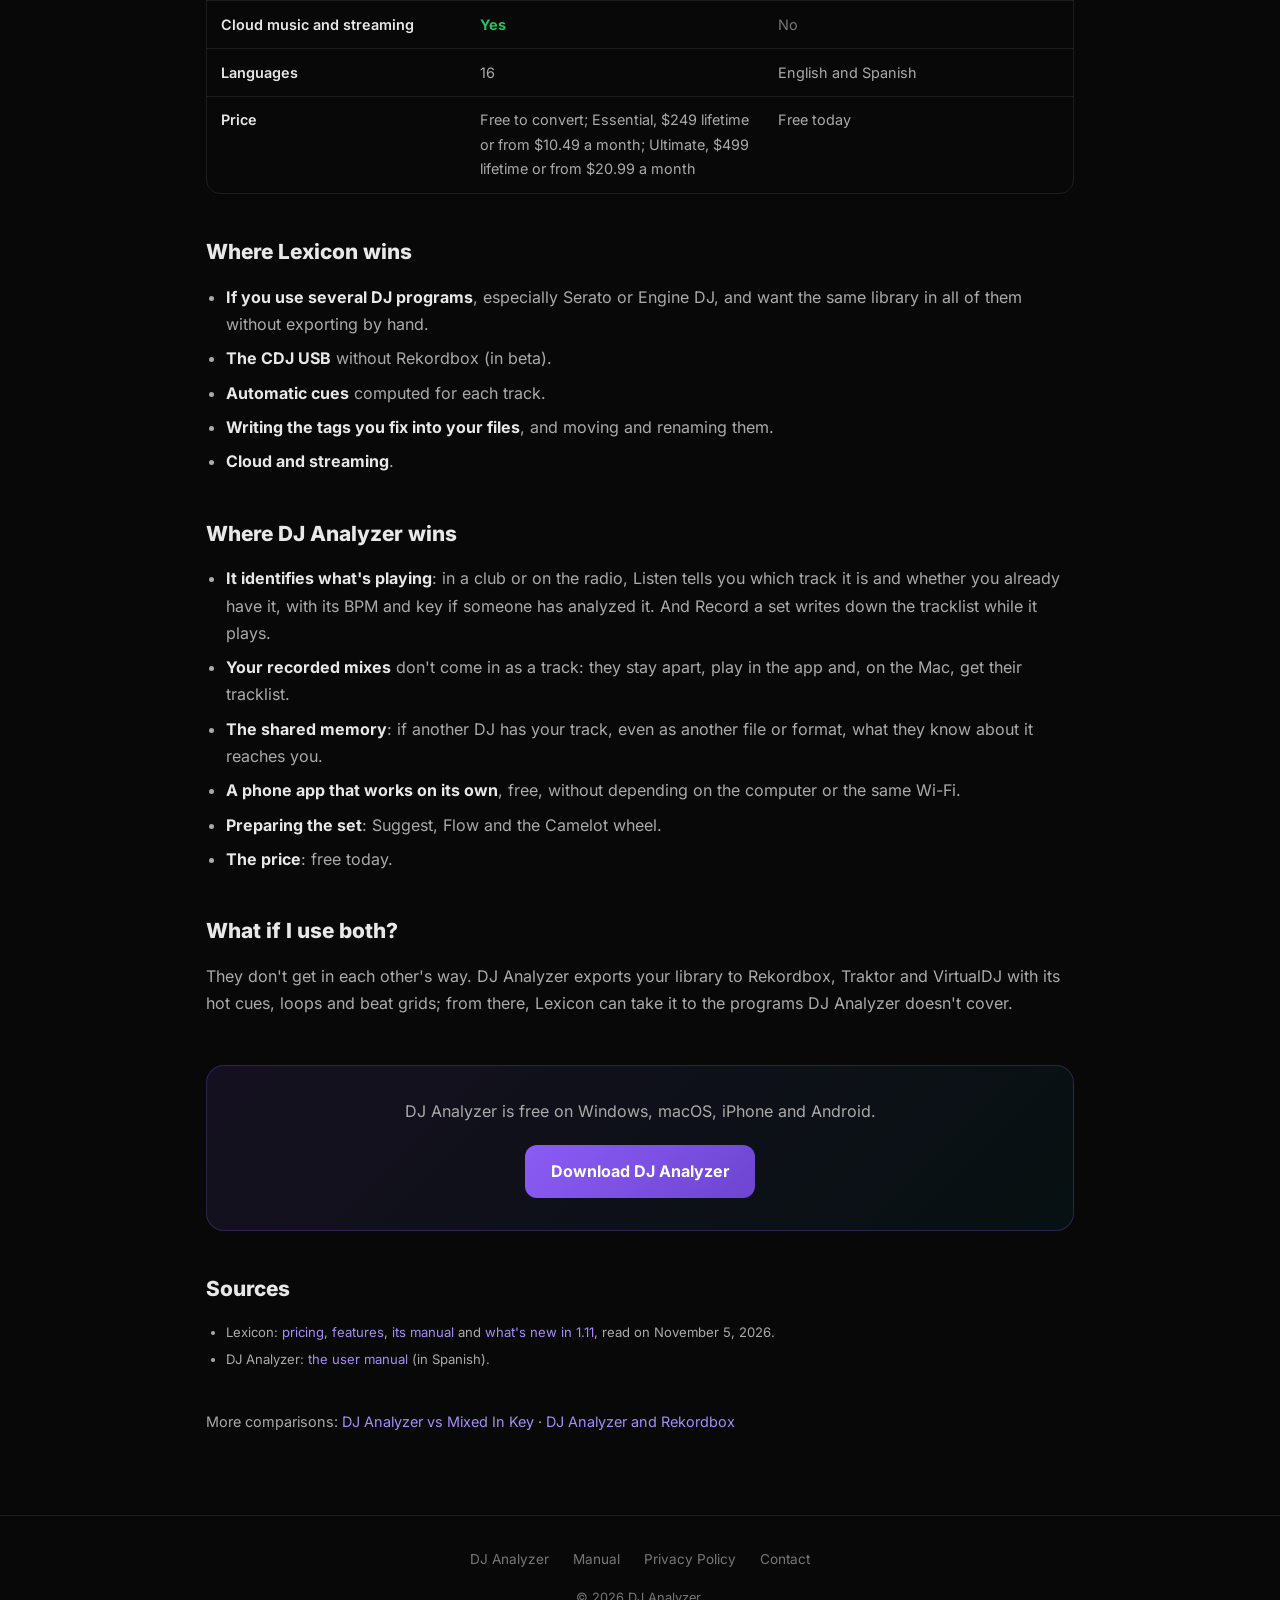
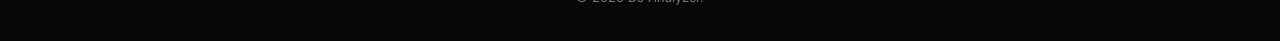
<file: vs-lexicon.html>
<!DOCTYPE html>
<html lang="es">
<head>
<meta charset="UTF-8">
<meta name="viewport" content="width=device-width, initial-scale=1.0">
<meta name="theme-color" content="#080808">
<title>DJ Analyzer vs Lexicon DJ: qué hace cada uno (2026)</title>
<meta name="description" content="Comparación con fecha y sin maquillar: Lexicon convierte y sincroniza bibliotecas entre programas de DJ; DJ Analyzer analiza tu música, identifica lo que suena y comparte lo que saben otros DJs del mismo tema.">
<link rel="canonical" href="https://www.djanalyzerpro.com/vs-lexicon.html">
<link rel="alternate" hreflang="es" href="https://www.djanalyzerpro.com/vs-lexicon.html">
<link rel="alternate" hreflang="en" href="https://www.djanalyzerpro.com/vs-lexicon.html?lang=en">
<link rel="alternate" hreflang="x-default" href="https://www.djanalyzerpro.com/vs-lexicon.html">
<link rel="icon" type="image/png" href="favicon.png">
<meta property="og:title" content="DJ Analyzer vs Lexicon DJ">
<meta property="og:description" content="Qué hace cada uno, con fecha y con fuentes.">
<meta property="og:type" content="article">
<meta property="og:url" content="https://www.djanalyzerpro.com/vs-lexicon.html">
<meta property="og:image" content="https://www.djanalyzerpro.com/img/library.jpg">
<link rel="preload" href="/fonts/inter-latin-wght-normal.woff2" as="font" type="font/woff2" crossorigin>
<style>@font-face{font-family:'Inter';font-style:normal;font-weight:100 900;font-display:swap;src:url(/fonts/inter-latin-wght-normal.woff2) format('woff2')}</style>
<link rel="stylesheet" href="comparar.css">
</head>
<body>

<nav>
  <div class="nav-inner">
    <a class="nav-logo" href="index.html"><span>DJ Analyzer</span></a>
    <div class="nav-right">
      <div class="lang-toggle" role="group" aria-label="Idioma / Language">
        <button class="lang-btn active" data-set="es" onclick="setLang('es')" lang="es">ES</button>
        <button class="lang-btn" data-set="en" onclick="setLang('en')" lang="en">EN</button>
      </div>
      <a href="index.html#download" class="nav-cta" data-lang="es">Descargar gratis</a>
      <a href="index.html#download" class="nav-cta" data-lang="en">Download free</a>
    </div>
  </div>
</nav>

<main>

<!-- ES -->
<div data-lang="es">
<h1>DJ Analyzer <span class="gradient">vs Lexicon DJ</span></h1>
<p class="fecha">Actualizado el 12 de noviembre de 2026. Lo de Lexicon sale de su web, sus precios y su manual (enlaces al final). Si algo ha cambiado, <a href="mailto:djanalyzerpro@gmail.com">escríbenos</a> y lo corregimos.</p>

<p>Los dos son para DJs que tienen su música en el ordenador, pero no hacen lo mismo. Esta página dice qué hace cada uno, dónde gana cada uno y cuándo tiene sentido usar los dos.</p>

<div class="frase">
  <div><h3>Lexicon</h3><p>Un gestor y conversor de bibliotecas: lleva tu colección entre Rekordbox, Serato, Traktor, VirtualDJ, Engine DJ, djay Pro y Apple Music, y la mantiene sincronizada.</p></div>
  <div class="nuestro"><h3>DJ Analyzer</h3><p>Analiza tu música, identifica lo que suena y te ayuda a preparar la sesión con lo que saben otros DJs del mismo tema. Y la lleva a Rekordbox, Traktor y VirtualDJ.</p></div>
</div>

<h2>Función a función</h2>
<div class="tabla"><table>
<thead><tr><th></th><th>Lexicon</th><th>DJ Analyzer</th></tr></thead>
<tbody>
<tr><td>Programas de DJ</td><td>Rekordbox, Serato, Traktor, VirtualDJ, Engine DJ, djay Pro y Apple Music</td><td>Rekordbox, Traktor y VirtualDJ (entrar y salir, con hot cues, loops y rejilla) y Apple Music (entrar)</td></tr>
<tr><td>Sincronización viva con los programas</td><td class="si">Sí</td><td>No: importas y exportas cuando quieres</td></tr>
<tr><td>USB del CDJ sin pasar por Rekordbox</td><td>Sí, en beta</td><td>No: exportas a Rekordbox y el USB lo haces allí</td></tr>
<tr><td>Corrige el desfase de los MP3 entre programas</td><td class="si">Sí</td><td class="si">Sí</td></tr>
<tr><td>Escribe etiquetas en tus ficheros</td><td class="si">Sí</td><td>No: la app no toca tus ficheros</td></tr>
<tr><td>Cues automáticos</td><td>Sí, con aprendizaje automático (planes de pago)</td><td>No los calcula: adoptas con un clic los cues en los que coinciden otros DJs</td></tr>
<tr><td>Duplicados por sonido</td><td>Sí, y propone cuál quedarse</td><td>Sí, y sugiere cuál quedarte</td></tr>
<tr><td>Carpeta vigilada</td><td>Sí (plan Ultimate)</td><td class="si">Sí</td></tr>
<tr><td>Identificar lo que suena con el micrófono</td><td class="no">No</td><td class="si">Sí: Escuchar, en el móvil; te dice si ya lo tienes y, si alguien lo ha analizado, su BPM y su tonalidad</td></tr>
<tr><td>La lista de temas de una mezcla grabada</td><td class="no">No</td><td class="si">Sí, en el Mac</td></tr>
<tr><td>Memoria compartida entre DJs</td><td class="no">No</td><td class="si">Sí: rejillas, cues, notas y valoraciones del mismo tema, reconocido por su sonido</td></tr>
<tr><td>Qué pincho después</td><td>Mixable Tracks (filtros por reglas)</td><td>Suggest (una nota de 0 a 100 que explica el porqué y aprende de lo que rechazas) y Flow (la sesión como curva de energía)</td></tr>
<tr><td>App del móvil</td><td>Compañera, en los planes de pago; sincroniza con el ordenador en la misma wifi</td><td>Gratis, y funciona sin ordenador</td></tr>
<tr><td>Música en la nube y streaming</td><td class="si">Sí</td><td class="no">No</td></tr>
<tr><td>Idiomas</td><td>16</td><td>Español e inglés</td></tr>
<tr><td>Precio</td><td>Gratis para convertir; Essential, 249 $ de por vida o desde 10,49 $ al mes; Ultimate, 499 $ de por vida o desde 20,99 $ al mes</td><td>Gratis hoy</td></tr>
</tbody>
</table></div>

<h2>Dónde gana Lexicon</h2>
<ul>
<li><strong>Si usas varios programas de DJ</strong>, sobre todo Serato o Engine DJ, y quieres que la biblioteca sea la misma en todos sin exportar a mano.</li>
<li><strong>El USB del CDJ</strong> sin pasar por Rekordbox (en beta).</li>
<li><strong>Cues automáticos</strong> calculados para cada tema.</li>
<li><strong>Escribir en tus ficheros</strong> las etiquetas que arreglas, y moverlos y renombrarlos.</li>
<li><strong>La nube y el streaming</strong>.</li>
</ul>

<h2>Dónde gana DJ Analyzer</h2>
<ul>
<li><strong>Identifica lo que suena</strong>: en un club o en la radio, Escuchar te dice qué tema es y si ya lo tienes, con su BPM y su tonalidad si alguien lo ha analizado. Y Grabar set apunta la lista de temas mientras suena.</li>
<li><strong>Tus mezclas grabadas</strong> no entran como un tema: van aparte, suenan en la app y, en el Mac, sacan su lista de temas.</li>
<li><strong>La memoria compartida</strong>: si otro DJ tiene tu tema, aunque sea otro fichero u otro formato, te llega lo que sabe de él.</li>
<li><strong>Un móvil que funciona solo</strong>, gratis, sin depender del ordenador ni de la misma wifi.</li>
<li><strong>Preparar la sesión</strong>: Suggest, Flow y la rueda de Camelot.</li>
<li><strong>El precio</strong>: hoy, gratis.</li>
</ul>

<h2>¿Y si uso los dos?</h2>
<p>No se pisan. DJ Analyzer exporta tu biblioteca a Rekordbox, Traktor y VirtualDJ con sus hot cues, loops y rejillas; desde ahí, Lexicon puede llevarla a los programas que DJ Analyzer no cubre.</p>

<div class="cta">
<p>DJ Analyzer es gratis en Windows, macOS, iPhone y Android.</p>
<a class="btn" href="index.html#download">Descargar DJ Analyzer</a>
</div>

<h2>Fuentes</h2>
<ul class="fuentes">
<li>Lexicon: <a href="https://www.lexicondj.com/pricing" rel="nofollow">precios</a>, <a href="https://www.lexicondj.com/features" rel="nofollow">funciones</a>, <a href="https://www.lexicondj.com/manual/all" rel="nofollow">su manual</a> y <a href="https://www.lexicondj.com/blog/lexicon-1-11-highlights" rel="nofollow">lo nuevo de la 1.11</a>, leídos el 5 de noviembre de 2026.</li>
<li>DJ Analyzer: <a href="manual.html">el manual de instrucciones</a>.</li>
</ul>
<p class="otras">Más comparaciones: <a href="vs-mixed-in-key.html">DJ Analyzer vs Mixed In Key</a> · <a href="vs-rekordbox.html">DJ Analyzer y Rekordbox</a></p>
</div>

<!-- EN -->
<div data-lang="en">
<h1>DJ Analyzer <span class="gradient">vs Lexicon DJ</span></h1>
<p class="fecha">Updated on November 12, 2026. Lexicon's side comes from its website, pricing and manual (links at the end). If something has changed, <a href="mailto:djanalyzerpro@gmail.com">email us</a> and we'll fix it.</p>

<p>Both are for DJs who keep their music on a computer, but they don't do the same thing. This page says what each one does, where each one wins, and when it makes sense to use both.</p>

<div class="frase">
  <div><h3>Lexicon</h3><p>A library manager and converter: it moves your collection between Rekordbox, Serato, Traktor, VirtualDJ, Engine DJ, djay Pro and Apple Music, and keeps it in sync.</p></div>
  <div class="nuestro"><h3>DJ Analyzer</h3><p>It analyzes your music, identifies what's playing and helps you prepare your set with what other DJs know about the same track. And it takes it to Rekordbox, Traktor and VirtualDJ.</p></div>
</div>

<h2>Feature by feature</h2>
<div class="tabla"><table>
<thead><tr><th></th><th>Lexicon</th><th>DJ Analyzer</th></tr></thead>
<tbody>
<tr><td>DJ software</td><td>Rekordbox, Serato, Traktor, VirtualDJ, Engine DJ, djay Pro and Apple Music</td><td>Rekordbox, Traktor and VirtualDJ (in and out, with hot cues, loops and beat grid) and Apple Music (in)</td></tr>
<tr><td>Live sync with the programs</td><td class="si">Yes</td><td>No: you import and export when you want</td></tr>
<tr><td>CDJ USB without Rekordbox</td><td>Yes, in beta</td><td>No: you export to Rekordbox and make the USB there</td></tr>
<tr><td>Fixes the MP3 offset between programs</td><td class="si">Yes</td><td class="si">Yes</td></tr>
<tr><td>Writes tags to your files</td><td class="si">Yes</td><td>No: the app doesn't touch your files</td></tr>
<tr><td>Automatic cues</td><td>Yes, with machine learning (paid plans)</td><td>It doesn't compute them: you adopt with one click the cues other DJs agree on</td></tr>
<tr><td>Duplicates by sound</td><td>Yes, and proposes which to keep</td><td>Yes, and suggests which to keep</td></tr>
<tr><td>Watch folder</td><td>Yes (Ultimate plan)</td><td class="si">Yes</td></tr>
<tr><td>Identify what's playing with the microphone</td><td class="no">No</td><td class="si">Yes: Listen, on your phone; it tells you whether you already have it and, if someone has analyzed it, its BPM and key</td></tr>
<tr><td>Tracklist of a recorded mix</td><td class="no">No</td><td class="si">Yes, on the Mac</td></tr>
<tr><td>Memory shared between DJs</td><td class="no">No</td><td class="si">Yes: beat grids, cues, notes and ratings of the same track, recognized by its sound</td></tr>
<tr><td>What to play next</td><td>Mixable Tracks (rule filters)</td><td>Suggest (a 0–100 score that explains why and learns from what you reject) and Flow (your set as an energy curve)</td></tr>
<tr><td>Mobile app</td><td>A companion, on paid plans; syncs with the computer on the same Wi-Fi</td><td>Free, and works without a computer</td></tr>
<tr><td>Cloud music and streaming</td><td class="si">Yes</td><td class="no">No</td></tr>
<tr><td>Languages</td><td>16</td><td>English and Spanish</td></tr>
<tr><td>Price</td><td>Free to convert; Essential, $249 lifetime or from $10.49 a month; Ultimate, $499 lifetime or from $20.99 a month</td><td>Free today</td></tr>
</tbody>
</table></div>

<h2>Where Lexicon wins</h2>
<ul>
<li><strong>If you use several DJ programs</strong>, especially Serato or Engine DJ, and want the same library in all of them without exporting by hand.</li>
<li><strong>The CDJ USB</strong> without Rekordbox (in beta).</li>
<li><strong>Automatic cues</strong> computed for each track.</li>
<li><strong>Writing the tags you fix into your files</strong>, and moving and renaming them.</li>
<li><strong>Cloud and streaming</strong>.</li>
</ul>

<h2>Where DJ Analyzer wins</h2>
<ul>
<li><strong>It identifies what's playing</strong>: in a club or on the radio, Listen tells you which track it is and whether you already have it, with its BPM and key if someone has analyzed it. And Record a set writes down the tracklist while it plays.</li>
<li><strong>Your recorded mixes</strong> don't come in as a track: they stay apart, play in the app and, on the Mac, get their tracklist.</li>
<li><strong>The shared memory</strong>: if another DJ has your track, even as another file or format, what they know about it reaches you.</li>
<li><strong>A phone app that works on its own</strong>, free, without depending on the computer or the same Wi-Fi.</li>
<li><strong>Preparing the set</strong>: Suggest, Flow and the Camelot wheel.</li>
<li><strong>The price</strong>: free today.</li>
</ul>

<h2>What if I use both?</h2>
<p>They don't get in each other's way. DJ Analyzer exports your library to Rekordbox, Traktor and VirtualDJ with its hot cues, loops and beat grids; from there, Lexicon can take it to the programs DJ Analyzer doesn't cover.</p>

<div class="cta">
<p>DJ Analyzer is free on Windows, macOS, iPhone and Android.</p>
<a class="btn" href="index.html#download">Download DJ Analyzer</a>
</div>

<h2>Sources</h2>
<ul class="fuentes">
<li>Lexicon: <a href="https://www.lexicondj.com/pricing" rel="nofollow">pricing</a>, <a href="https://www.lexicondj.com/features" rel="nofollow">features</a>, <a href="https://www.lexicondj.com/manual/all" rel="nofollow">its manual</a> and <a href="https://www.lexicondj.com/blog/lexicon-1-11-highlights" rel="nofollow">what's new in 1.11</a>, read on November 5, 2026.</li>
<li>DJ Analyzer: <a href="manual.html">the user manual</a> (in Spanish).</li>
</ul>
<p class="otras">More comparisons: <a href="vs-mixed-in-key.html?lang=en">DJ Analyzer vs Mixed In Key</a> · <a href="vs-rekordbox.html?lang=en">DJ Analyzer and Rekordbox</a></p>
</div>

</main>

<footer>
  <div class="footer-links">
    <a href="index.html">DJ Analyzer</a>
    <a href="manual.html">Manual</a>
    <a href="privacy.html" data-lang="es">Privacidad</a><a href="privacy.html?lang=en" data-lang="en">Privacy Policy</a>
    <a href="mailto:djanalyzerpro@gmail.com">Contact</a>
  </div>
  <div class="footer-copy">&copy; 2026 DJ Analyzer.</div>
</footer>

<script src="comparar.js"></script>
</body>
</html>
</file>
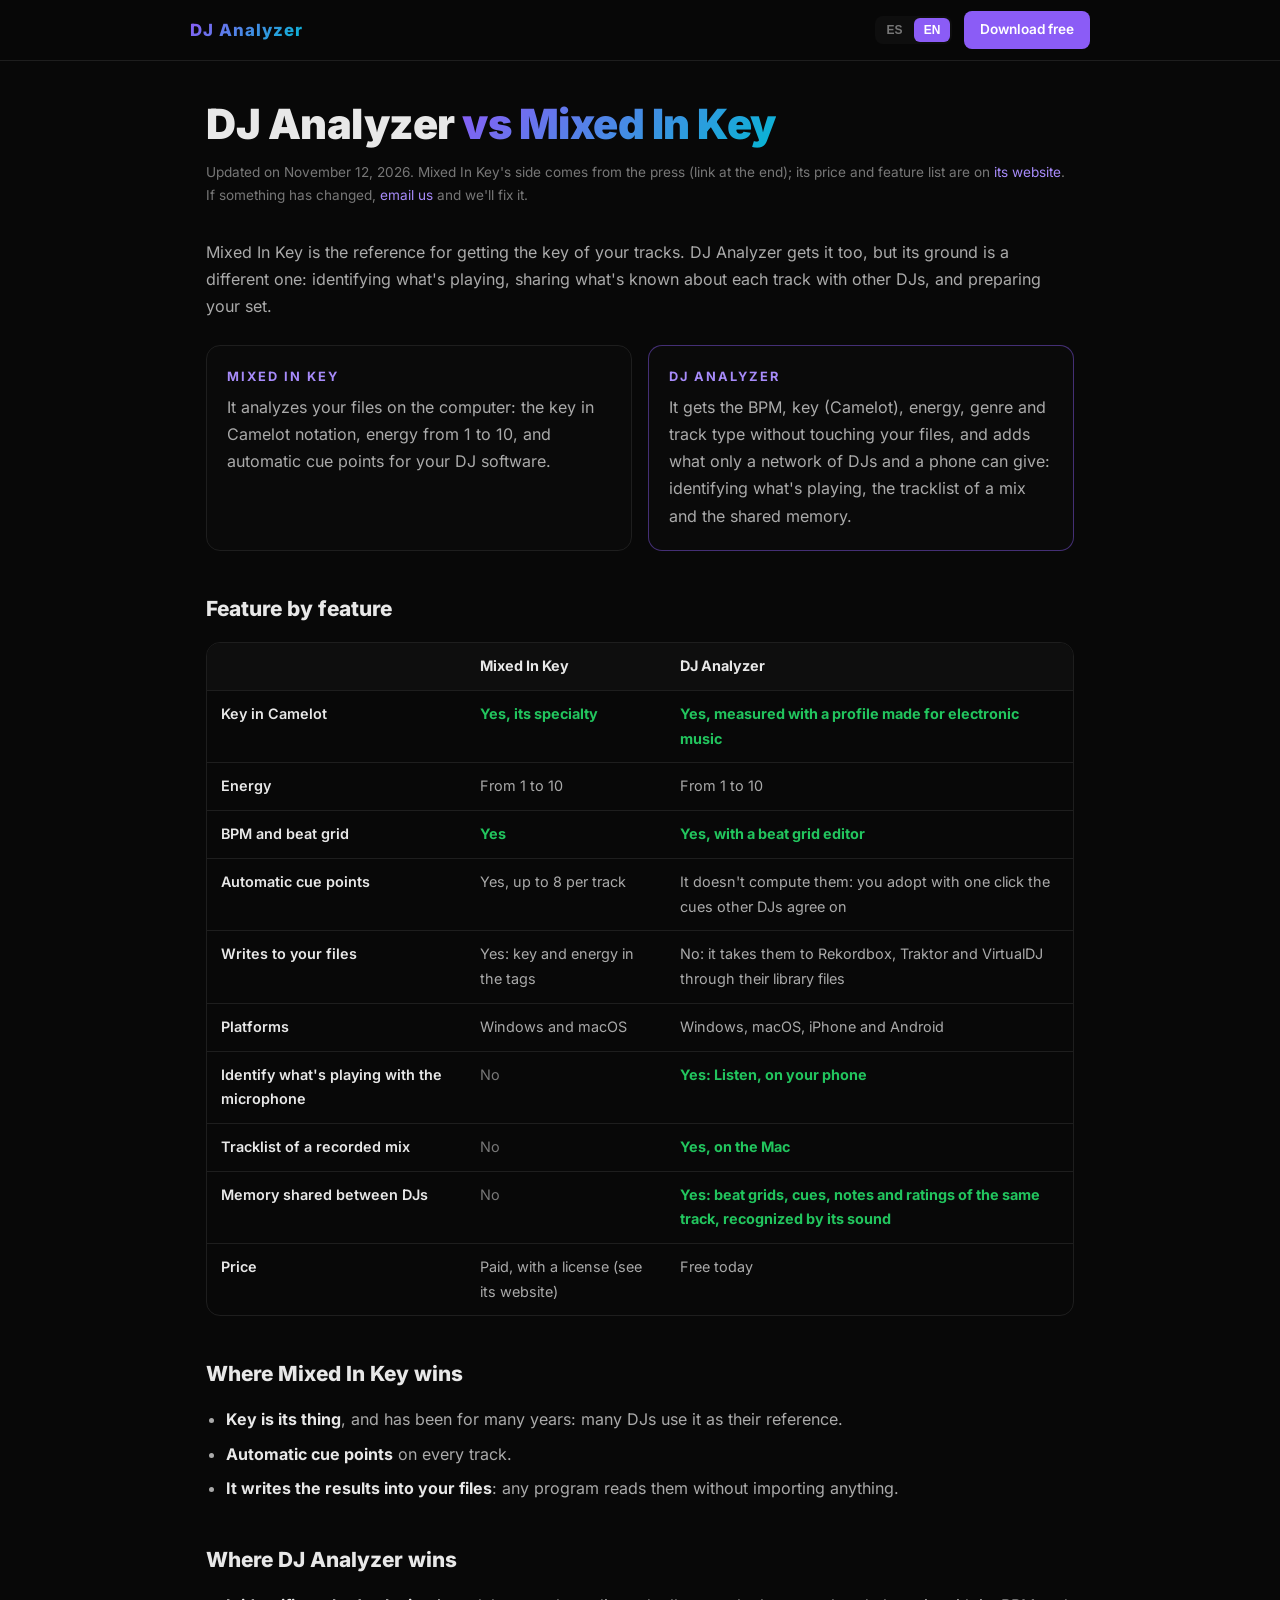
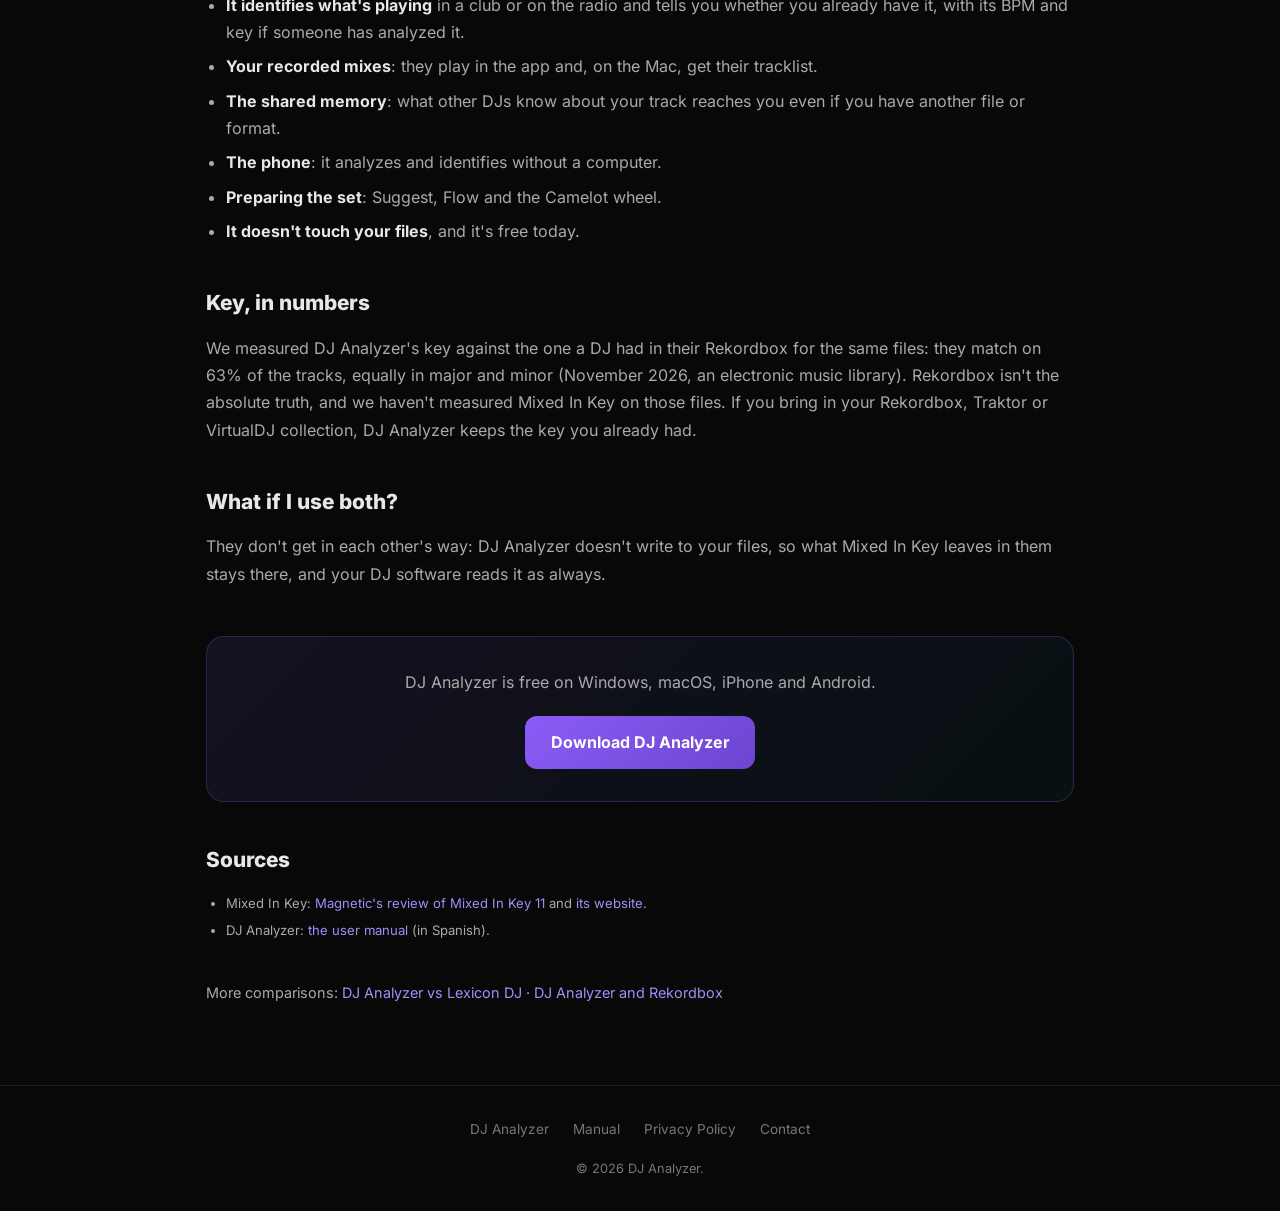
<file: vs-mixed-in-key.html>
<!DOCTYPE html>
<html lang="es">
<head>
<meta charset="UTF-8">
<meta name="viewport" content="width=device-width, initial-scale=1.0">
<meta name="theme-color" content="#080808">
<title>DJ Analyzer vs Mixed In Key: tonalidad, energía y lo demás (2026)</title>
<meta name="description" content="Comparación con fecha y sin maquillar: Mixed In Key es la referencia de la tonalidad; DJ Analyzer también la saca, y además identifica lo que suena, saca la lista de temas de tus mezclas y comparte lo que saben otros DJs.">
<link rel="canonical" href="https://www.djanalyzerpro.com/vs-mixed-in-key.html">
<link rel="alternate" hreflang="es" href="https://www.djanalyzerpro.com/vs-mixed-in-key.html">
<link rel="alternate" hreflang="en" href="https://www.djanalyzerpro.com/vs-mixed-in-key.html?lang=en">
<link rel="alternate" hreflang="x-default" href="https://www.djanalyzerpro.com/vs-mixed-in-key.html">
<link rel="icon" type="image/png" href="favicon.png">
<meta property="og:title" content="DJ Analyzer vs Mixed In Key">
<meta property="og:description" content="Qué hace cada uno, con fecha y con fuentes.">
<meta property="og:type" content="article">
<meta property="og:url" content="https://www.djanalyzerpro.com/vs-mixed-in-key.html">
<meta property="og:image" content="https://www.djanalyzerpro.com/img/camelot.png">
<link rel="preload" href="/fonts/inter-latin-wght-normal.woff2" as="font" type="font/woff2" crossorigin>
<style>@font-face{font-family:'Inter';font-style:normal;font-weight:100 900;font-display:swap;src:url(/fonts/inter-latin-wght-normal.woff2) format('woff2')}</style>
<link rel="stylesheet" href="comparar.css">
</head>
<body>

<nav>
  <div class="nav-inner">
    <a class="nav-logo" href="index.html"><span>DJ Analyzer</span></a>
    <div class="nav-right">
      <div class="lang-toggle" role="group" aria-label="Idioma / Language">
        <button class="lang-btn active" data-set="es" onclick="setLang('es')" lang="es">ES</button>
        <button class="lang-btn" data-set="en" onclick="setLang('en')" lang="en">EN</button>
      </div>
      <a href="index.html#download" class="nav-cta" data-lang="es">Descargar gratis</a>
      <a href="index.html#download" class="nav-cta" data-lang="en">Download free</a>
    </div>
  </div>
</nav>

<main>

<!-- ES -->
<div data-lang="es">
<h1>DJ Analyzer <span class="gradient">vs Mixed In Key</span></h1>
<p class="fecha">Actualizado el 12 de noviembre de 2026. Lo de Mixed In Key sale de la prensa (enlace al final); su precio y su lista de funciones, en <a href="https://mixedinkey.com/" rel="nofollow">su web</a>. Si algo ha cambiado, <a href="mailto:djanalyzerpro@gmail.com">escríbenos</a> y lo corregimos.</p>

<p>Mixed In Key es la referencia para sacar la tonalidad de tus temas. DJ Analyzer también la saca, pero su terreno es otro: identificar lo que suena, compartir con otros DJs lo que se sabe de cada tema y preparar la sesión.</p>

<div class="frase">
  <div><h3>Mixed In Key</h3><p>Analiza tus ficheros en el ordenador: la tonalidad en notación Camelot, la energía de 1 a 10 y cue points automáticos para tu programa de DJ.</p></div>
  <div class="nuestro"><h3>DJ Analyzer</h3><p>Saca el BPM, la tonalidad (Camelot), la energía, el género y el tipo de tema sin tocar tus ficheros, y añade lo que solo dan una red de DJs y un móvil: identificar lo que suena, la lista de temas de una mezcla y la memoria compartida.</p></div>
</div>

<h2>Función a función</h2>
<div class="tabla"><table>
<thead><tr><th></th><th>Mixed In Key</th><th>DJ Analyzer</th></tr></thead>
<tbody>
<tr><td>Tonalidad en Camelot</td><td class="si">Sí, su especialidad</td><td class="si">Sí, medida con un perfil hecho para música electrónica</td></tr>
<tr><td>Energía</td><td>De 1 a 10</td><td>De 1 a 10</td></tr>
<tr><td>BPM y rejilla</td><td class="si">Sí</td><td class="si">Sí, con editor de rejilla</td></tr>
<tr><td>Cue points automáticos</td><td>Sí, hasta 8 por tema</td><td>No los calcula: adoptas con un clic los cues en los que coinciden otros DJs</td></tr>
<tr><td>Escribe en tus ficheros</td><td>Sí: la tonalidad y la energía en las etiquetas</td><td>No: lo lleva a Rekordbox, Traktor y VirtualDJ por sus ficheros de biblioteca</td></tr>
<tr><td>Plataformas</td><td>Windows y macOS</td><td>Windows, macOS, iPhone y Android</td></tr>
<tr><td>Identificar lo que suena con el micrófono</td><td class="no">No</td><td class="si">Sí: Escuchar, en el móvil</td></tr>
<tr><td>La lista de temas de una mezcla grabada</td><td class="no">No</td><td class="si">Sí, en el Mac</td></tr>
<tr><td>Memoria compartida entre DJs</td><td class="no">No</td><td class="si">Sí: rejillas, cues, notas y valoraciones del mismo tema, reconocido por su sonido</td></tr>
<tr><td>Precio</td><td>De pago, con licencia (mira su web)</td><td>Gratis hoy</td></tr>
</tbody>
</table></div>

<h2>Dónde gana Mixed In Key</h2>
<ul>
<li><strong>La tonalidad es lo suyo</strong> desde hace muchos años, y muchos DJs la usan como referencia.</li>
<li><strong>Cue points automáticos</strong> en cada tema.</li>
<li><strong>Lo deja escrito en tus ficheros</strong>: cualquier programa lo lee sin importar nada.</li>
</ul>

<h2>Dónde gana DJ Analyzer</h2>
<ul>
<li><strong>Identifica lo que suena</strong> en un club o en la radio y te dice si ya lo tienes, con su BPM y su tonalidad si alguien lo ha analizado.</li>
<li><strong>Tus mezclas grabadas</strong>: suenan en la app y, en el Mac, sacan su lista de temas.</li>
<li><strong>La memoria compartida</strong>: lo que saben otros DJs de tu tema te llega aunque tengas otro fichero u otro formato.</li>
<li><strong>El móvil</strong>: analiza e identifica sin ordenador.</li>
<li><strong>Preparar la sesión</strong>: Suggest, Flow y la rueda de Camelot.</li>
<li><strong>No toca tus ficheros</strong>, y hoy es gratis.</li>
</ul>

<h2>La tonalidad, con números</h2>
<p>La de DJ Analyzer la medimos contra la que tenía un DJ en su Rekordbox para los mismos ficheros: coinciden en un 63 % de los temas, igual en mayor que en menor (noviembre de 2026, una biblioteca de música electrónica). Rekordbox no es la verdad absoluta, y no hemos medido Mixed In Key con esos ficheros. Si traes tu colección de Rekordbox, Traktor o VirtualDJ, DJ Analyzer se queda con la tonalidad que ya tenías.</p>

<h2>¿Y si uso los dos?</h2>
<p>No se pisan: DJ Analyzer no escribe en tus ficheros, así que lo que Mixed In Key deja en ellos sigue ahí, y tu programa de DJ lo lee como siempre.</p>

<div class="cta">
<p>DJ Analyzer es gratis en Windows, macOS, iPhone y Android.</p>
<a class="btn" href="index.html#download">Descargar DJ Analyzer</a>
</div>

<h2>Fuentes</h2>
<ul class="fuentes">
<li>Mixed In Key: <a href="https://magneticmag.com/2025/01/mixed-in-key-11-review/" rel="nofollow">la reseña de Mixed In Key 11 en Magnetic</a> y <a href="https://mixedinkey.com/" rel="nofollow">su web</a>.</li>
<li>DJ Analyzer: <a href="manual.html">el manual de instrucciones</a>.</li>
</ul>
<p class="otras">Más comparaciones: <a href="vs-lexicon.html">DJ Analyzer vs Lexicon DJ</a> · <a href="vs-rekordbox.html">DJ Analyzer y Rekordbox</a></p>
</div>

<!-- EN -->
<div data-lang="en">
<h1>DJ Analyzer <span class="gradient">vs Mixed In Key</span></h1>
<p class="fecha">Updated on November 12, 2026. Mixed In Key's side comes from the press (link at the end); its price and feature list are on <a href="https://mixedinkey.com/" rel="nofollow">its website</a>. If something has changed, <a href="mailto:djanalyzerpro@gmail.com">email us</a> and we'll fix it.</p>

<p>Mixed In Key is the reference for getting the key of your tracks. DJ Analyzer gets it too, but its ground is a different one: identifying what's playing, sharing what's known about each track with other DJs, and preparing your set.</p>

<div class="frase">
  <div><h3>Mixed In Key</h3><p>It analyzes your files on the computer: the key in Camelot notation, energy from 1 to 10, and automatic cue points for your DJ software.</p></div>
  <div class="nuestro"><h3>DJ Analyzer</h3><p>It gets the BPM, key (Camelot), energy, genre and track type without touching your files, and adds what only a network of DJs and a phone can give: identifying what's playing, the tracklist of a mix and the shared memory.</p></div>
</div>

<h2>Feature by feature</h2>
<div class="tabla"><table>
<thead><tr><th></th><th>Mixed In Key</th><th>DJ Analyzer</th></tr></thead>
<tbody>
<tr><td>Key in Camelot</td><td class="si">Yes, its specialty</td><td class="si">Yes, measured with a profile made for electronic music</td></tr>
<tr><td>Energy</td><td>From 1 to 10</td><td>From 1 to 10</td></tr>
<tr><td>BPM and beat grid</td><td class="si">Yes</td><td class="si">Yes, with a beat grid editor</td></tr>
<tr><td>Automatic cue points</td><td>Yes, up to 8 per track</td><td>It doesn't compute them: you adopt with one click the cues other DJs agree on</td></tr>
<tr><td>Writes to your files</td><td>Yes: key and energy in the tags</td><td>No: it takes them to Rekordbox, Traktor and VirtualDJ through their library files</td></tr>
<tr><td>Platforms</td><td>Windows and macOS</td><td>Windows, macOS, iPhone and Android</td></tr>
<tr><td>Identify what's playing with the microphone</td><td class="no">No</td><td class="si">Yes: Listen, on your phone</td></tr>
<tr><td>Tracklist of a recorded mix</td><td class="no">No</td><td class="si">Yes, on the Mac</td></tr>
<tr><td>Memory shared between DJs</td><td class="no">No</td><td class="si">Yes: beat grids, cues, notes and ratings of the same track, recognized by its sound</td></tr>
<tr><td>Price</td><td>Paid, with a license (see its website)</td><td>Free today</td></tr>
</tbody>
</table></div>

<h2>Where Mixed In Key wins</h2>
<ul>
<li><strong>Key is its thing</strong>, and has been for many years: many DJs use it as their reference.</li>
<li><strong>Automatic cue points</strong> on every track.</li>
<li><strong>It writes the results into your files</strong>: any program reads them without importing anything.</li>
</ul>

<h2>Where DJ Analyzer wins</h2>
<ul>
<li><strong>It identifies what's playing</strong> in a club or on the radio and tells you whether you already have it, with its BPM and key if someone has analyzed it.</li>
<li><strong>Your recorded mixes</strong>: they play in the app and, on the Mac, get their tracklist.</li>
<li><strong>The shared memory</strong>: what other DJs know about your track reaches you even if you have another file or format.</li>
<li><strong>The phone</strong>: it analyzes and identifies without a computer.</li>
<li><strong>Preparing the set</strong>: Suggest, Flow and the Camelot wheel.</li>
<li><strong>It doesn't touch your files</strong>, and it's free today.</li>
</ul>

<h2>Key, in numbers</h2>
<p>We measured DJ Analyzer's key against the one a DJ had in their Rekordbox for the same files: they match on 63% of the tracks, equally in major and minor (November 2026, an electronic music library). Rekordbox isn't the absolute truth, and we haven't measured Mixed In Key on those files. If you bring in your Rekordbox, Traktor or VirtualDJ collection, DJ Analyzer keeps the key you already had.</p>

<h2>What if I use both?</h2>
<p>They don't get in each other's way: DJ Analyzer doesn't write to your files, so what Mixed In Key leaves in them stays there, and your DJ software reads it as always.</p>

<div class="cta">
<p>DJ Analyzer is free on Windows, macOS, iPhone and Android.</p>
<a class="btn" href="index.html#download">Download DJ Analyzer</a>
</div>

<h2>Sources</h2>
<ul class="fuentes">
<li>Mixed In Key: <a href="https://magneticmag.com/2025/01/mixed-in-key-11-review/" rel="nofollow">Magnetic's review of Mixed In Key 11</a> and <a href="https://mixedinkey.com/" rel="nofollow">its website</a>.</li>
<li>DJ Analyzer: <a href="manual.html">the user manual</a> (in Spanish).</li>
</ul>
<p class="otras">More comparisons: <a href="vs-lexicon.html?lang=en">DJ Analyzer vs Lexicon DJ</a> · <a href="vs-rekordbox.html?lang=en">DJ Analyzer and Rekordbox</a></p>
</div>

</main>

<footer>
  <div class="footer-links">
    <a href="index.html">DJ Analyzer</a>
    <a href="manual.html">Manual</a>
    <a href="privacy.html" data-lang="es">Privacidad</a><a href="privacy.html?lang=en" data-lang="en">Privacy Policy</a>
    <a href="mailto:djanalyzerpro@gmail.com">Contact</a>
  </div>
  <div class="footer-copy">&copy; 2026 DJ Analyzer.</div>
</footer>

<script src="comparar.js"></script>
</body>
</html>
</file>
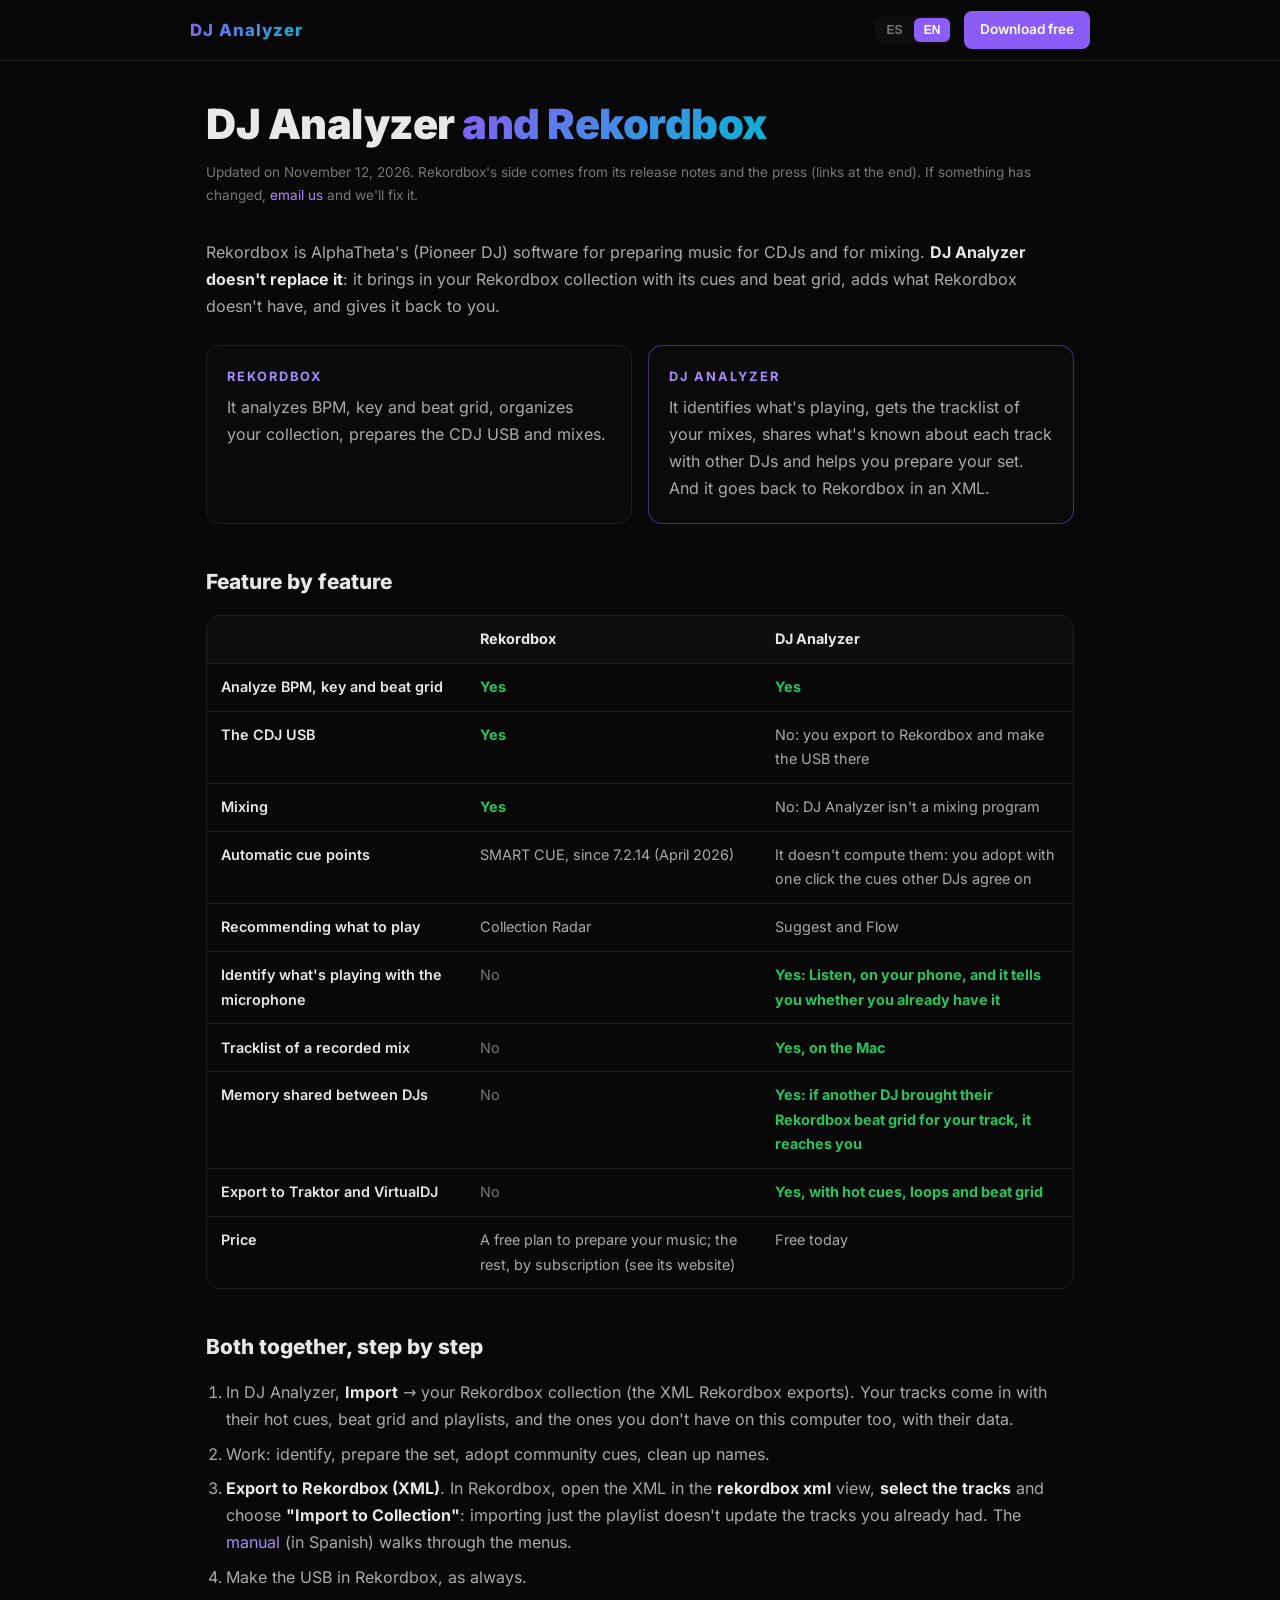
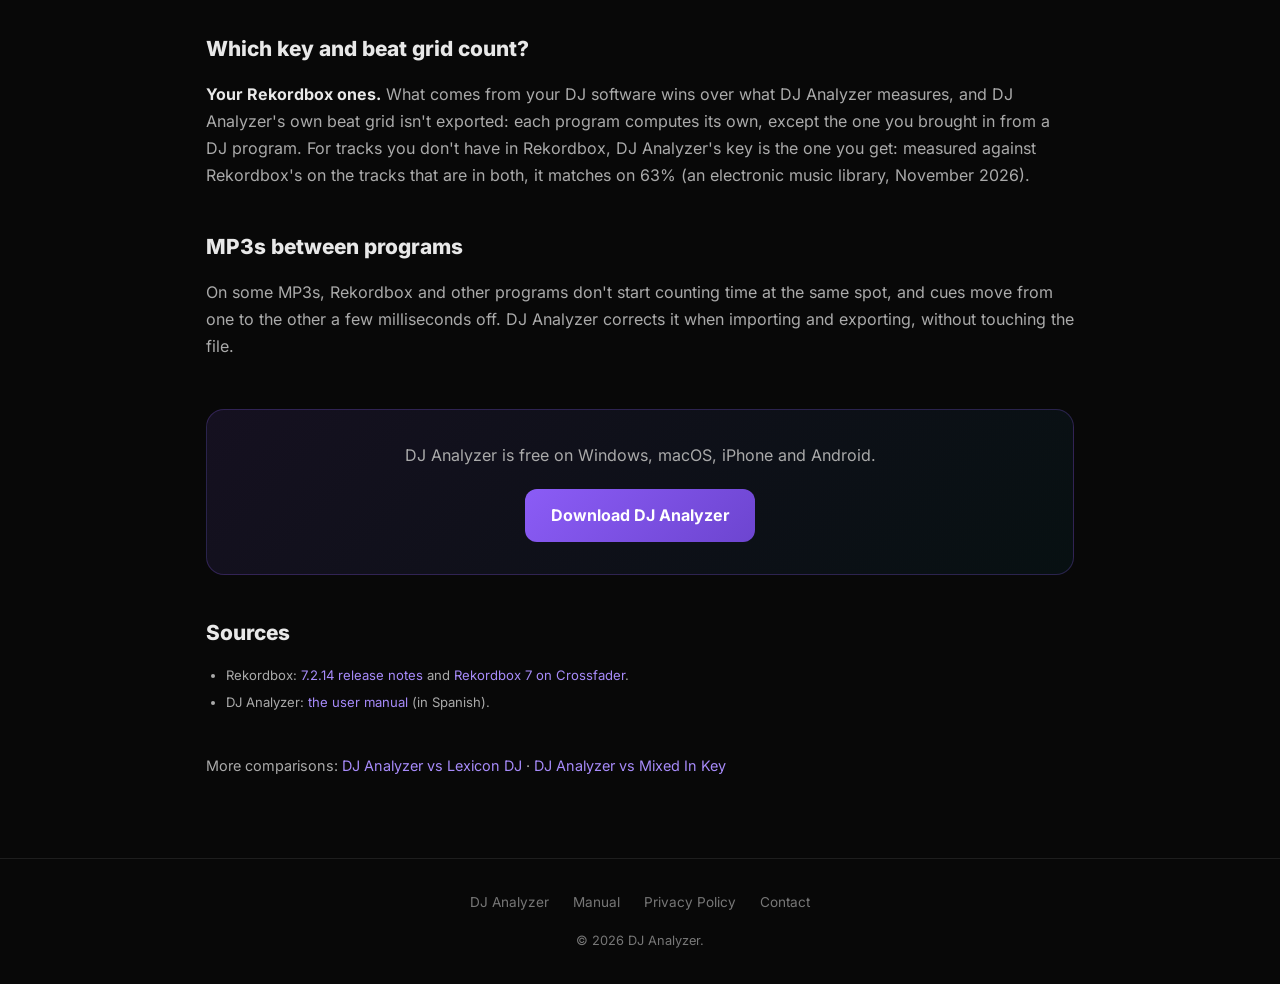
<file: vs-rekordbox.html>
<!DOCTYPE html>
<html lang="es">
<head>
<meta charset="UTF-8">
<meta name="viewport" content="width=device-width, initial-scale=1.0">
<meta name="theme-color" content="#080808">
<title>DJ Analyzer y Rekordbox: qué aporta si ya analizas en Rekordbox (2026)</title>
<meta name="description" content="DJ Analyzer no sustituye a Rekordbox: trae tu colección con sus cues y su rejilla, le añade lo que Rekordbox no tiene (identificar lo que suena, la lista de temas de tus mezclas, la memoria compartida) y te la devuelve en XML.">
<link rel="canonical" href="https://www.djanalyzerpro.com/vs-rekordbox.html">
<link rel="alternate" hreflang="es" href="https://www.djanalyzerpro.com/vs-rekordbox.html">
<link rel="alternate" hreflang="en" href="https://www.djanalyzerpro.com/vs-rekordbox.html?lang=en">
<link rel="alternate" hreflang="x-default" href="https://www.djanalyzerpro.com/vs-rekordbox.html">
<link rel="icon" type="image/png" href="favicon.png">
<meta property="og:title" content="DJ Analyzer y Rekordbox">
<meta property="og:description" content="Qué aporta DJ Analyzer si ya analizas en Rekordbox, con fecha y con fuentes.">
<meta property="og:type" content="article">
<meta property="og:url" content="https://www.djanalyzerpro.com/vs-rekordbox.html">
<meta property="og:image" content="https://www.djanalyzerpro.com/img/library.jpg">
<link rel="preload" href="/fonts/inter-latin-wght-normal.woff2" as="font" type="font/woff2" crossorigin>
<style>@font-face{font-family:'Inter';font-style:normal;font-weight:100 900;font-display:swap;src:url(/fonts/inter-latin-wght-normal.woff2) format('woff2')}</style>
<link rel="stylesheet" href="comparar.css">
</head>
<body>

<nav>
  <div class="nav-inner">
    <a class="nav-logo" href="index.html"><span>DJ Analyzer</span></a>
    <div class="nav-right">
      <div class="lang-toggle" role="group" aria-label="Idioma / Language">
        <button class="lang-btn active" data-set="es" onclick="setLang('es')" lang="es">ES</button>
        <button class="lang-btn" data-set="en" onclick="setLang('en')" lang="en">EN</button>
      </div>
      <a href="index.html#download" class="nav-cta" data-lang="es">Descargar gratis</a>
      <a href="index.html#download" class="nav-cta" data-lang="en">Download free</a>
    </div>
  </div>
</nav>

<main>

<!-- ES -->
<div data-lang="es">
<h1>DJ Analyzer <span class="gradient">y Rekordbox</span></h1>
<p class="fecha">Actualizado el 12 de noviembre de 2026. Lo de Rekordbox sale de sus notas de versión y de la prensa (enlaces al final). Si algo ha cambiado, <a href="mailto:djanalyzerpro@gmail.com">escríbenos</a> y lo corregimos.</p>

<p>Rekordbox es el programa de AlphaTheta (Pioneer DJ) para preparar la música de los CDJ y para mezclar. <strong>DJ Analyzer no lo sustituye</strong>: trae tu colección de Rekordbox con sus cues y su rejilla, le añade lo que Rekordbox no tiene y te la devuelve.</p>

<div class="frase">
  <div><h3>Rekordbox</h3><p>Analiza el BPM, la tonalidad y la rejilla, ordena tu colección, prepara el USB de los CDJ y mezcla.</p></div>
  <div class="nuestro"><h3>DJ Analyzer</h3><p>Identifica lo que suena, saca la lista de temas de tus mezclas, comparte con otros DJs lo que se sabe de cada tema y te ayuda a preparar la sesión. Y vuelve a Rekordbox en un XML.</p></div>
</div>

<h2>Función a función</h2>
<div class="tabla"><table>
<thead><tr><th></th><th>Rekordbox</th><th>DJ Analyzer</th></tr></thead>
<tbody>
<tr><td>Analizar BPM, tonalidad y rejilla</td><td class="si">Sí</td><td class="si">Sí</td></tr>
<tr><td>El USB de los CDJ</td><td class="si">Sí</td><td>No: exportas a Rekordbox y el USB lo haces allí</td></tr>
<tr><td>Mezclar</td><td class="si">Sí</td><td>No: DJ Analyzer no es un programa para mezclar</td></tr>
<tr><td>Cue points automáticos</td><td>SMART CUE, desde la 7.2.14 (abril de 2026)</td><td>No los calcula: adoptas con un clic los cues en los que coinciden otros DJs</td></tr>
<tr><td>Recomendar qué pinchar</td><td>Collection Radar</td><td>Suggest y Flow</td></tr>
<tr><td>Identificar lo que suena con el micrófono</td><td class="no">No</td><td class="si">Sí: Escuchar, en el móvil, y te dice si ya lo tienes</td></tr>
<tr><td>La lista de temas de una mezcla grabada</td><td class="no">No</td><td class="si">Sí, en el Mac</td></tr>
<tr><td>Memoria compartida entre DJs</td><td class="no">No</td><td class="si">Sí: si otro DJ trajo su rejilla de Rekordbox para tu tema, te llega</td></tr>
<tr><td>Exportar a Traktor y a VirtualDJ</td><td class="no">No</td><td class="si">Sí, con hot cues, loops y rejilla</td></tr>
<tr><td>Precio</td><td>Un plan gratis para preparar tu música; lo demás, con suscripción (mira su web)</td><td>Gratis hoy</td></tr>
</tbody>
</table></div>

<h2>Los dos juntos, paso a paso</h2>
<ol>
<li>En DJ Analyzer, <strong>Importar</strong> → tu colección de Rekordbox (el XML que exporta Rekordbox). Entran tus temas con sus hot cues, su rejilla y tus listas, y los que no tienes en este ordenador también, con sus datos.</li>
<li>Trabaja: identifica, prepara la sesión, adopta cues de la comunidad, limpia los nombres.</li>
<li><strong>Exporta a Rekordbox (XML)</strong>. En Rekordbox, abre el XML en la vista <strong>rekordbox xml</strong>, <strong>selecciona los temas</strong> y elige <strong>«Importar a la colección»</strong>: importar solo la lista no actualiza los temas que ya tenías. El <a href="manual.html#517-exportar">manual</a> lo cuenta paso a paso, con sus menús.</li>
<li>Haz el USB en Rekordbox, como siempre.</li>
</ol>

<h2>¿Qué tonalidad y qué rejilla valen?</h2>
<p><strong>Las de tu Rekordbox.</strong> Lo que viene de tu programa de DJ manda sobre lo que mide DJ Analyzer, y la rejilla que calcula DJ Analyzer no se exporta: cada programa calcula la suya, salvo la que trajiste de un programa de DJ. Para los temas que no tienes en Rekordbox vale la de DJ Analyzer: medida contra la de Rekordbox en los temas que están en los dos, coincide en un 63 % (una biblioteca de música electrónica, noviembre de 2026).</p>

<h2>Los MP3 entre programas</h2>
<p>En algunos MP3, Rekordbox y otros programas no empiezan a contar el tiempo en el mismo sitio, y los cues pasan de uno a otro corridos unos milisegundos. DJ Analyzer lo corrige al importar y al exportar, sin tocar el fichero.</p>

<div class="cta">
<p>DJ Analyzer es gratis en Windows, macOS, iPhone y Android.</p>
<a class="btn" href="index.html#download">Descargar DJ Analyzer</a>
</div>

<h2>Fuentes</h2>
<ul class="fuentes">
<li>Rekordbox: <a href="https://rekordbox.com/en/2026/04/rekordbox-v7214-release-information/" rel="nofollow">notas de la 7.2.14</a> y <a href="https://wearecrossfader.co.uk/blog/rekordbox-7/" rel="nofollow">Rekordbox 7 en Crossfader</a>.</li>
<li>DJ Analyzer: <a href="manual.html">el manual de instrucciones</a>.</li>
</ul>
<p class="otras">Más comparaciones: <a href="vs-lexicon.html">DJ Analyzer vs Lexicon DJ</a> · <a href="vs-mixed-in-key.html">DJ Analyzer vs Mixed In Key</a></p>
</div>

<!-- EN -->
<div data-lang="en">
<h1>DJ Analyzer <span class="gradient">and Rekordbox</span></h1>
<p class="fecha">Updated on November 12, 2026. Rekordbox's side comes from its release notes and the press (links at the end). If something has changed, <a href="mailto:djanalyzerpro@gmail.com">email us</a> and we'll fix it.</p>

<p>Rekordbox is AlphaTheta's (Pioneer DJ) software for preparing music for CDJs and for mixing. <strong>DJ Analyzer doesn't replace it</strong>: it brings in your Rekordbox collection with its cues and beat grid, adds what Rekordbox doesn't have, and gives it back to you.</p>

<div class="frase">
  <div><h3>Rekordbox</h3><p>It analyzes BPM, key and beat grid, organizes your collection, prepares the CDJ USB and mixes.</p></div>
  <div class="nuestro"><h3>DJ Analyzer</h3><p>It identifies what's playing, gets the tracklist of your mixes, shares what's known about each track with other DJs and helps you prepare your set. And it goes back to Rekordbox in an XML.</p></div>
</div>

<h2>Feature by feature</h2>
<div class="tabla"><table>
<thead><tr><th></th><th>Rekordbox</th><th>DJ Analyzer</th></tr></thead>
<tbody>
<tr><td>Analyze BPM, key and beat grid</td><td class="si">Yes</td><td class="si">Yes</td></tr>
<tr><td>The CDJ USB</td><td class="si">Yes</td><td>No: you export to Rekordbox and make the USB there</td></tr>
<tr><td>Mixing</td><td class="si">Yes</td><td>No: DJ Analyzer isn't a mixing program</td></tr>
<tr><td>Automatic cue points</td><td>SMART CUE, since 7.2.14 (April 2026)</td><td>It doesn't compute them: you adopt with one click the cues other DJs agree on</td></tr>
<tr><td>Recommending what to play</td><td>Collection Radar</td><td>Suggest and Flow</td></tr>
<tr><td>Identify what's playing with the microphone</td><td class="no">No</td><td class="si">Yes: Listen, on your phone, and it tells you whether you already have it</td></tr>
<tr><td>Tracklist of a recorded mix</td><td class="no">No</td><td class="si">Yes, on the Mac</td></tr>
<tr><td>Memory shared between DJs</td><td class="no">No</td><td class="si">Yes: if another DJ brought their Rekordbox beat grid for your track, it reaches you</td></tr>
<tr><td>Export to Traktor and VirtualDJ</td><td class="no">No</td><td class="si">Yes, with hot cues, loops and beat grid</td></tr>
<tr><td>Price</td><td>A free plan to prepare your music; the rest, by subscription (see its website)</td><td>Free today</td></tr>
</tbody>
</table></div>

<h2>Both together, step by step</h2>
<ol>
<li>In DJ Analyzer, <strong>Import</strong> → your Rekordbox collection (the XML Rekordbox exports). Your tracks come in with their hot cues, beat grid and playlists, and the ones you don't have on this computer too, with their data.</li>
<li>Work: identify, prepare the set, adopt community cues, clean up names.</li>
<li><strong>Export to Rekordbox (XML)</strong>. In Rekordbox, open the XML in the <strong>rekordbox xml</strong> view, <strong>select the tracks</strong> and choose <strong>"Import to Collection"</strong>: importing just the playlist doesn't update the tracks you already had. The <a href="manual.html#517-exportar">manual</a> (in Spanish) walks through the menus.</li>
<li>Make the USB in Rekordbox, as always.</li>
</ol>

<h2>Which key and beat grid count?</h2>
<p><strong>Your Rekordbox ones.</strong> What comes from your DJ software wins over what DJ Analyzer measures, and DJ Analyzer's own beat grid isn't exported: each program computes its own, except the one you brought in from a DJ program. For tracks you don't have in Rekordbox, DJ Analyzer's key is the one you get: measured against Rekordbox's on the tracks that are in both, it matches on 63% (an electronic music library, November 2026).</p>

<h2>MP3s between programs</h2>
<p>On some MP3s, Rekordbox and other programs don't start counting time at the same spot, and cues move from one to the other a few milliseconds off. DJ Analyzer corrects it when importing and exporting, without touching the file.</p>

<div class="cta">
<p>DJ Analyzer is free on Windows, macOS, iPhone and Android.</p>
<a class="btn" href="index.html#download">Download DJ Analyzer</a>
</div>

<h2>Sources</h2>
<ul class="fuentes">
<li>Rekordbox: <a href="https://rekordbox.com/en/2026/04/rekordbox-v7214-release-information/" rel="nofollow">7.2.14 release notes</a> and <a href="https://wearecrossfader.co.uk/blog/rekordbox-7/" rel="nofollow">Rekordbox 7 on Crossfader</a>.</li>
<li>DJ Analyzer: <a href="manual.html">the user manual</a> (in Spanish).</li>
</ul>
<p class="otras">More comparisons: <a href="vs-lexicon.html?lang=en">DJ Analyzer vs Lexicon DJ</a> · <a href="vs-mixed-in-key.html?lang=en">DJ Analyzer vs Mixed In Key</a></p>
</div>

</main>

<footer>
  <div class="footer-links">
    <a href="index.html">DJ Analyzer</a>
    <a href="manual.html">Manual</a>
    <a href="privacy.html" data-lang="es">Privacidad</a><a href="privacy.html?lang=en" data-lang="en">Privacy Policy</a>
    <a href="mailto:djanalyzerpro@gmail.com">Contact</a>
  </div>
  <div class="footer-copy">&copy; 2026 DJ Analyzer.</div>
</footer>

<script src="comparar.js"></script>
</body>
</html>
</file>
<file: comparar.css>
/* Las páginas de comparación (vs-*.html). Mismos colores que index.html. */
*,*::before,*::after{box-sizing:border-box;margin:0;padding:0}
:root{
  --bg:#080808;--bg2:#0A0A0A;--bg3:#0E0E0E;--bg4:#141414;
  --purple:#8B5CF6;--purple-light:#A78BFA;--cyan:#06B6D4;
  --green:#22C55E;--amber:#F59E0B;
  --text:#E8E8E8;--text2:#AAAAAA;--text3:#777777;--border:#1E1E1E;
}
html{scroll-behavior:smooth}
body{font-family:'Inter',system-ui,sans-serif;background:var(--bg);color:var(--text);line-height:1.7;overflow-x:hidden}
a{color:var(--purple-light);text-decoration:none}
a:hover{color:var(--purple)}

[data-lang="en"]{display:none !important}
body.en [data-lang="en"]{display:revert !important}
body.en [data-lang="es"]{display:none !important}

nav{position:sticky;top:0;background:rgba(8,8,8,.9);backdrop-filter:blur(20px);border-bottom:1px solid var(--border);z-index:10;padding:0 1rem}
.nav-inner{max-width:900px;margin:0 auto;display:flex;align-items:center;justify-content:space-between;height:60px;gap:1rem}
.nav-logo{font-size:1.05rem;font-weight:800;letter-spacing:1px}
.nav-logo span{background:linear-gradient(135deg,var(--purple),var(--cyan));-webkit-background-clip:text;-webkit-text-fill-color:transparent}
.nav-right{display:flex;align-items:center;gap:.75rem}
.lang-toggle{display:flex;gap:2px;background:var(--bg3);border-radius:8px;padding:2px}
.lang-btn{padding:.3rem .6rem;border-radius:6px;font-size:.75rem;font-weight:600;cursor:pointer;border:none;background:transparent;color:var(--text3)}
.lang-btn.active{background:var(--purple);color:#fff}
.nav-cta{background:var(--purple);color:#fff;padding:.45rem 1rem;border-radius:8px;font-size:.85rem;font-weight:600;white-space:nowrap}
.nav-cta:hover{background:var(--purple-light);color:#fff}

main{max-width:900px;margin:0 auto;padding:2.5rem 1rem 4rem}
h1{font-size:clamp(1.7rem,4.5vw,2.6rem);font-weight:900;line-height:1.15;letter-spacing:-.5px;margin-bottom:.75rem}
h1 .gradient{background:linear-gradient(135deg,var(--purple),var(--cyan));-webkit-background-clip:text;-webkit-text-fill-color:transparent}
.fecha{color:var(--text3);font-size:.85rem;margin-bottom:2rem}
h2{font-size:1.3rem;font-weight:800;margin:2.5rem 0 .9rem}
p{color:var(--text2);margin-bottom:1rem}
p strong,li strong{color:var(--text)}
ul,ol{padding-left:1.25rem;margin-bottom:1rem}
li{color:var(--text2);margin-bottom:.45rem}

.frase{display:grid;grid-template-columns:1fr;gap:1rem;margin:1.5rem 0}
@media(min-width:700px){.frase{grid-template-columns:1fr 1fr}}
.frase div{background:var(--bg2);border:1px solid var(--border);border-radius:14px;padding:1.25rem}
.frase .nuestro{border-color:rgba(139,92,246,.45)}
.frase h3{font-size:.8rem;text-transform:uppercase;letter-spacing:2px;color:var(--purple-light);margin-bottom:.4rem}
.frase p{margin:0}

.tabla{overflow-x:auto;margin:1rem 0 1.5rem;border:1px solid var(--border);border-radius:14px}
table{width:100%;border-collapse:collapse;font-size:.9rem;min-width:560px}
th,td{text-align:left;vertical-align:top;padding:.7rem .85rem;border-bottom:1px solid var(--border)}
th{background:var(--bg3);color:var(--text);font-weight:700}
td{color:var(--text2)}
td:first-child{color:var(--text);font-weight:600;width:30%}
tr:last-child td{border-bottom:none}
.si{color:var(--green);font-weight:700}
.no{color:var(--text3)}

.cta{margin:3rem 0 1rem;padding:2rem 1.25rem;text-align:center;border-radius:18px;background:linear-gradient(135deg,rgba(139,92,246,.1),rgba(6,182,212,.05));border:1px solid rgba(139,92,246,.25)}
.cta p{margin-bottom:1.25rem}
.btn{display:inline-block;padding:.8rem 1.6rem;border-radius:12px;font-weight:700;background:linear-gradient(135deg,var(--purple),#6D45D0);color:#fff}
.btn:hover{color:#fff;opacity:.92}

.fuentes{font-size:.82rem}
.fuentes li{margin-bottom:.3rem}
.otras{margin-top:2.5rem;font-size:.9rem}

footer{border-top:1px solid var(--border);padding:2rem 1rem;text-align:center}
.footer-links{display:flex;gap:1.5rem;justify-content:center;flex-wrap:wrap;margin-bottom:1rem}
.footer-links a{color:var(--text3);font-size:.85rem}
.footer-links a:hover{color:var(--text)}
.footer-copy{color:var(--text3);font-size:.8rem}
</file>
